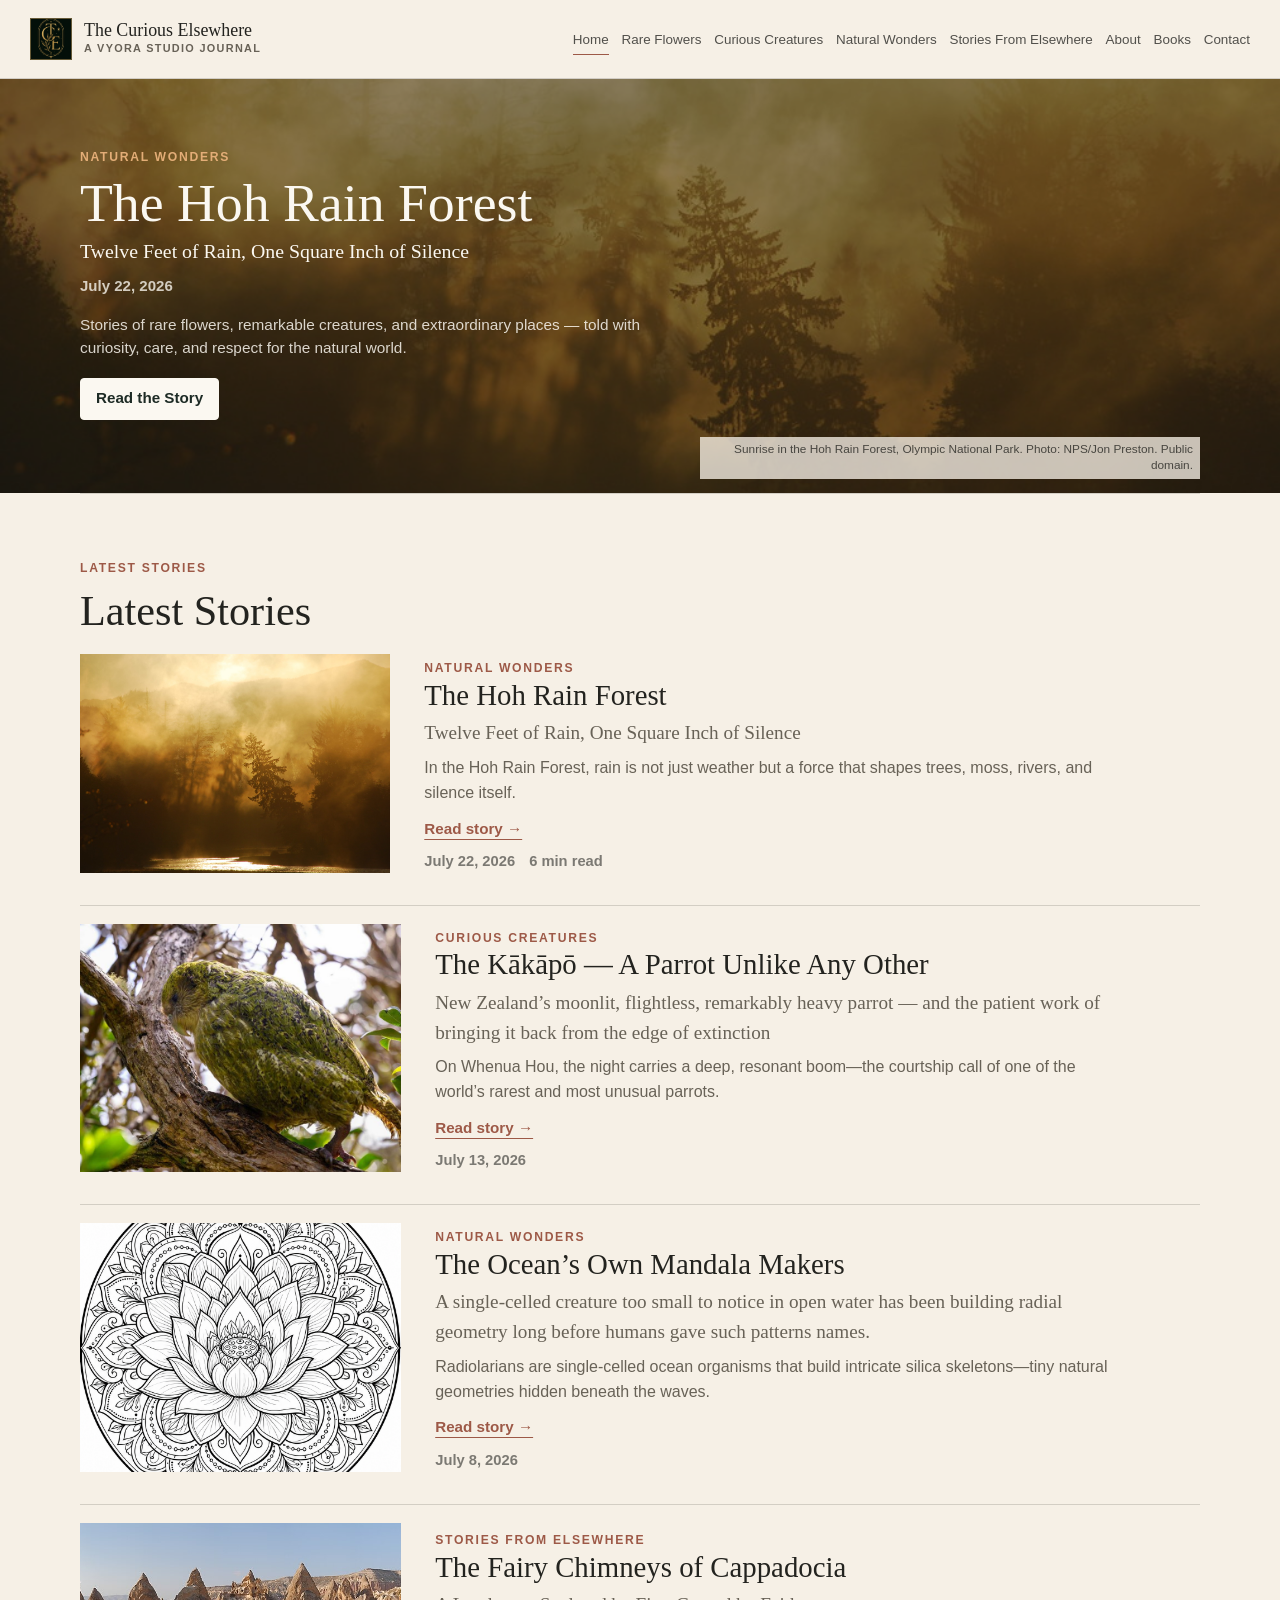
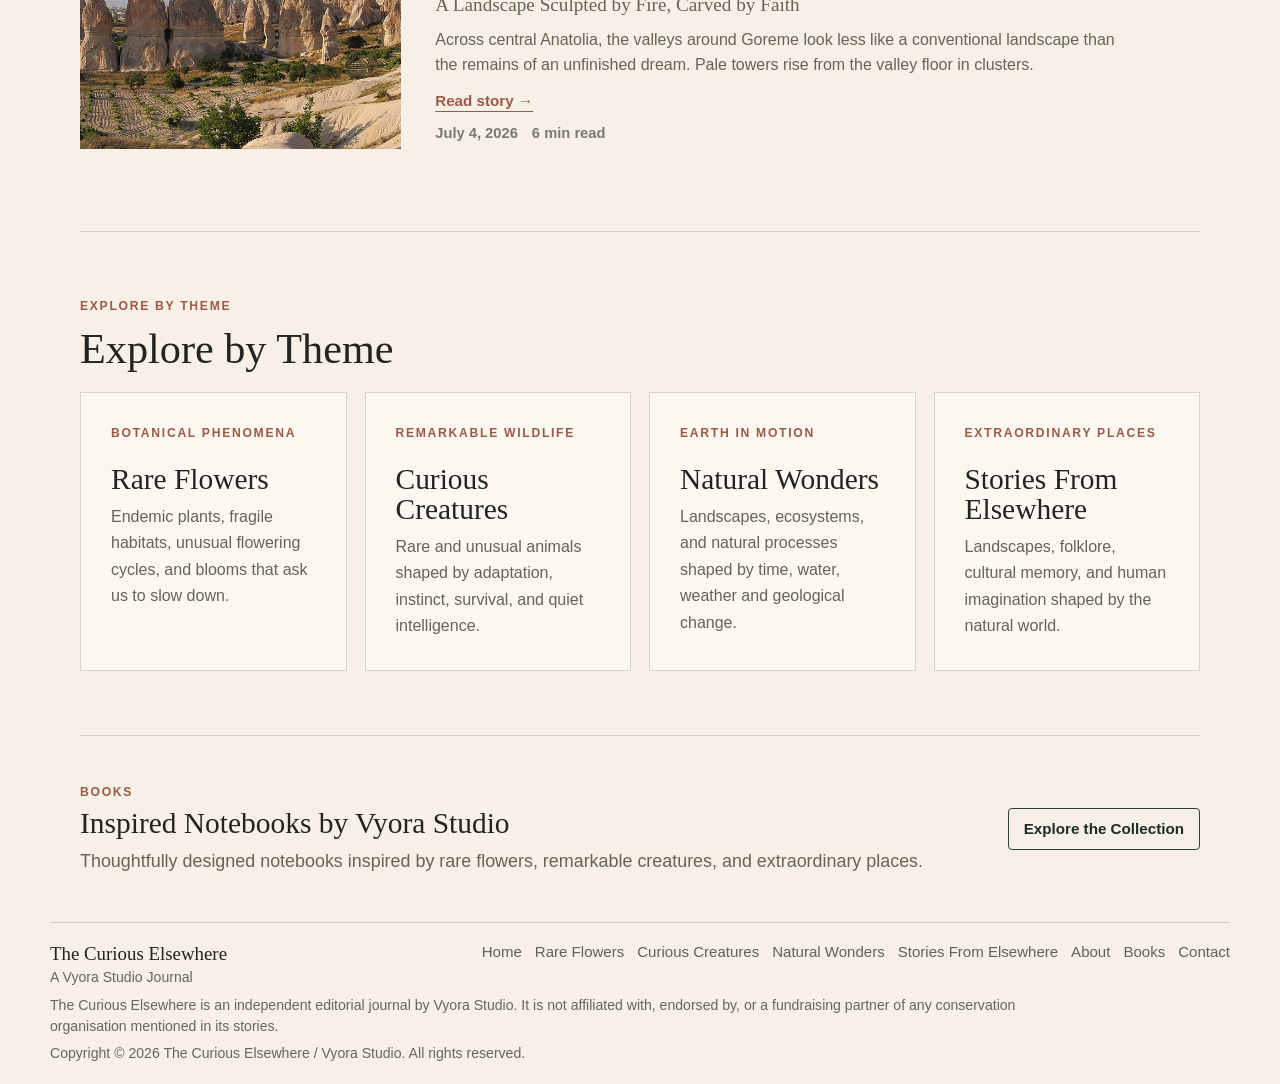
<file: index.html>
<!doctype html>
<html lang="en">
<head>
  <meta charset="utf-8">
  <meta name="viewport" content="width=device-width, initial-scale=1">
  <title>The Curious Elsewhere | A Vyora Studio Journal</title>
  <meta name="description" content="A calm, story-led editorial journal by Vyora Studio, exploring rare flowers, remarkable creatures, and extraordinary places.">
  <meta name="theme-color" content="#283a32">
  <meta property="og:title" content="The Curious Elsewhere | A Vyora Studio Journal">
  <meta property="og:description" content="A calm, story-led editorial journal by Vyora Studio, exploring rare flowers, remarkable creatures, and extraordinary places.">
  <meta property="og:type" content="website">
  <meta property="og:image" content="assets/images/hoh-rain-forest-sunrise.jpg">
  <link rel="icon" href="data:,">
  <link rel="stylesheet" href="assets/styles.css">
  <script type="application/ld+json">{"@context":"https://schema.org","@type":"Blog","name":"The Curious Elsewhere","description":"A calm, story-led editorial journal by Vyora Studio, exploring rare flowers, remarkable creatures, and extraordinary places.","publisher":{"@type":"Organization","name":"Vyora Studio"}}</script>
</head>
<body class="home-page">
  <a class="skip-link" href="#main">Skip to main content</a>
  <header class="site-header">
    <div class="nav-shell">
      <a class="brand" href="index.html" aria-label="The Curious Elsewhere home">
        <span class="brand__seal" aria-hidden="true"><img src="assets/tce-logo.png" alt=""></span>
        <span class="brand__text">
          <strong>The Curious Elsewhere</strong>
          <span>A Vyora Studio Journal</span>
        </span>
      </a>
      <button class="nav-toggle" type="button" aria-expanded="false" aria-controls="site-nav">
        <span></span>
        <span></span>
        <span class="sr-only">Open menu</span>
      </button>
      <nav class="site-nav" id="site-nav" aria-label="Main navigation">
        <a href="index.html" aria-current="page">Home</a><a href="categories/rare-flowers/index.html">Rare Flowers</a><a href="categories/curious-creatures/index.html">Curious Creatures</a><a href="categories/natural-wonders/index.html">Natural Wonders</a><a href="categories/stories-from-elsewhere/index.html">Stories From Elsewhere</a><a href="about/index.html">About</a><a href="books/index.html">Books</a><a href="contact/index.html">Contact</a>
      </nav>
    </div>
  </header>
  <main id="main">

    <section class="home-hero" aria-labelledby="hero-title">
      <img class="home-hero__image" src="assets/images/hoh-rain-forest-sunrise.jpg" alt="Sunrise over the Hoh Rain Forest and Hoh River in Olympic National Park." loading="eager" decoding="async" fetchpriority="high">
      <span class="home-hero__scrim" aria-hidden="true"></span>
      <div class="home-hero__copy">
        <p class="kicker">Natural Wonders</p>
        <h1 id="hero-title">The Hoh Rain Forest</h1>
        <p class="hero-subtitle">Twelve Feet of Rain, One Square Inch of Silence</p>
        <p class="home-hero__date"><time datetime="2026-07-22">July 22, 2026</time></p>
        <p class="hero-intro">Stories of rare flowers, remarkable creatures, and extraordinary places — told with curiosity, care, and respect for the natural world.</p>
        <a class="button" href="articles/the-hoh-rain-forest/index.html">Read the Story</a>
      </div>
      <p class="home-hero__credit">Sunrise in the Hoh Rain Forest, Olympic National Park. Photo: NPS/Jon Preston. Public domain.</p>
    </section>

    <section class="section latest-section" aria-labelledby="latest-title">
      <div class="section-heading">
        <p class="kicker">Latest Stories</p>
        <h2 id="latest-title">Latest Stories</h2>
      </div>
      <div class="latest-list">
        <article class="story-card story-card--large">
  <a class="story-card__link" href="articles/the-hoh-rain-forest/index.html">
    <figure class="story-card__figure">
      <img class="story-card__image" src="assets/images/hoh-rain-forest-sunrise.jpg" alt="Sunrise over the Hoh Rain Forest and Hoh River in Olympic National Park." loading="eager" decoding="async" fetchpriority="high">
    </figure>
    <div class="story-card__copy">
      <span class="kicker">Natural Wonders</span>
      <h3>The Hoh Rain Forest</h3>
      <p class="story-card__subtitle">Twelve Feet of Rain, One Square Inch of Silence</p>
      <p>In the Hoh Rain Forest, rain is not just weather but a force that shapes trees, moss, rivers, and silence itself.</p>
      <span class="story-card__read">Read story &rarr;</span>
      <p class="story-meta">
        <time datetime="2026-07-22">July 22, 2026</time>
        <span>6 min read</span>
      </p>
    </div>
  </a>
</article><article class="story-card">
  <a class="story-card__link" href="articles/the-kakapo-parrot-unlike-any-other/index.html">
    <figure class="story-card__figure">
      <img class="story-card__image" src="assets/images/articles/the-kakapo-parrot-unlike-any-other/kakapo-hero.png" alt="“Boss” the kākāpō." loading="eager" decoding="async" fetchpriority="high">
    </figure>
    <div class="story-card__copy">
      <span class="kicker">Curious Creatures</span>
      <h3>The Kākāpō — A Parrot Unlike Any Other</h3>
      <p class="story-card__subtitle">New Zealand’s moonlit, flightless, remarkably heavy parrot — and the patient work of bringing it back from the edge of extinction</p>
      <p>On Whenua Hou, the night carries a deep, resonant boom—the courtship call of one of the world’s rarest and most unusual parrots.</p>
      <span class="story-card__read">Read story &rarr;</span>
      <p class="story-meta">
        <time datetime="2026-07-13">July 13, 2026</time>
        
      </p>
    </div>
  </a>
</article><article class="story-card">
  <a class="story-card__link" href="articles/the-oceans-own-mandala-makers/index.html">
    <figure class="story-card__figure">
      <img class="story-card__image" src="assets/images/articles/the-oceans-own-mandala-makers/mandala-makers-hero.png" alt="Mandala illustration inspired by microscopic ocean geometry, from Vyora Studio." loading="eager" decoding="async" fetchpriority="high">
    </figure>
    <div class="story-card__copy">
      <span class="kicker">Natural Wonders</span>
      <h3>The Ocean’s Own Mandala Makers</h3>
      <p class="story-card__subtitle">A single-celled creature too small to notice in open water has been building radial geometry long before humans gave such patterns names.</p>
      <p>Radiolarians are single-celled ocean organisms that build intricate silica skeletons—tiny natural geometries hidden beneath the waves.</p>
      <span class="story-card__read">Read story &rarr;</span>
      <p class="story-meta">
        <time datetime="2026-07-08">July 8, 2026</time>
        
      </p>
    </div>
  </a>
</article><article class="story-card">
  <a class="story-card__link" href="articles/the-fairy-chimneys-of-cappadocia/index.html">
    <figure class="story-card__figure">
      <img class="story-card__image" src="assets/images/articles/the-fairy-chimneys-of-cappadocia/cappadocia-hero.jpg" alt="Fairy chimneys near Goreme, Cappadocia." loading="eager" decoding="async" fetchpriority="high">
    </figure>
    <div class="story-card__copy">
      <span class="kicker">Stories From Elsewhere</span>
      <h3>The Fairy Chimneys of Cappadocia</h3>
      <p class="story-card__subtitle">A Landscape Sculpted by Fire, Carved by Faith</p>
      <p>Across central Anatolia, the valleys around Goreme look less like a conventional landscape than the remains of an unfinished dream. Pale towers rise from the valley floor in clusters.</p>
      <span class="story-card__read">Read story &rarr;</span>
      <p class="story-meta">
        <time datetime="2026-07-04">July 4, 2026</time>
        <span>6 min read</span>
      </p>
    </div>
  </a>
</article>
      </div>
    </section>

    <section class="section theme-section" aria-labelledby="themes-title">
      <div class="section-heading">
        <p class="kicker">Explore by Theme</p>
        <h2 id="themes-title">Explore by Theme</h2>
      </div>
      <div class="category-grid">
        <a class="category-card" href="categories/rare-flowers/index.html">
  <span class="kicker">Botanical phenomena</span>
  <strong>Rare Flowers</strong>
  <span>Endemic plants, fragile habitats, unusual flowering cycles, and blooms that ask us to slow down.</span>
</a><a class="category-card" href="categories/curious-creatures/index.html">
  <span class="kicker">Remarkable wildlife</span>
  <strong>Curious Creatures</strong>
  <span>Rare and unusual animals shaped by adaptation, instinct, survival, and quiet intelligence.</span>
</a><a class="category-card" href="categories/natural-wonders/index.html">
  <span class="kicker">Earth in motion</span>
  <strong>Natural Wonders</strong>
  <span>Landscapes, ecosystems, and natural processes shaped by time, water, weather and geological change.</span>
</a><a class="category-card" href="categories/stories-from-elsewhere/index.html">
  <span class="kicker">Extraordinary places</span>
  <strong>Stories From Elsewhere</strong>
  <span>Landscapes, folklore, cultural memory, and human imagination shaped by the natural world.</span>
</a>
      </div>
    </section>

    <section class="section books-band" aria-labelledby="books-title">
      <div>
        <p class="kicker">Books</p>
        <h2 id="books-title">Inspired Notebooks by Vyora Studio</h2>
        <p>Thoughtfully designed notebooks inspired by rare flowers, remarkable creatures, and extraordinary places.</p>
      </div>
      <a class="button button--quiet" href="books/index.html">Explore the Collection</a>
    </section>
  </main>
  <footer class="site-footer">
    <div class="footer-grid">
      <div>
        <p class="footer-brand">The Curious Elsewhere</p>
        <p class="footer-subtitle">A Vyora Studio Journal</p>
      </div>
      <nav aria-label="Footer navigation">
        <a href="index.html" aria-current="page">Home</a><a href="categories/rare-flowers/index.html">Rare Flowers</a><a href="categories/curious-creatures/index.html">Curious Creatures</a><a href="categories/natural-wonders/index.html">Natural Wonders</a><a href="categories/stories-from-elsewhere/index.html">Stories From Elsewhere</a><a href="about/index.html">About</a><a href="books/index.html">Books</a><a href="contact/index.html">Contact</a>
      </nav>
      <p class="footer-disclaimer">The Curious Elsewhere is an independent editorial journal by Vyora Studio. It is not affiliated with, endorsed by, or a fundraising partner of any conservation organisation mentioned in its stories.</p>
      <p class="footer-note">Copyright &copy; 2026 The Curious Elsewhere / Vyora Studio. All rights reserved.</p>
    </div>
  </footer>
  <script src="assets/main.js" defer></script>
</body>
</html>
</file>
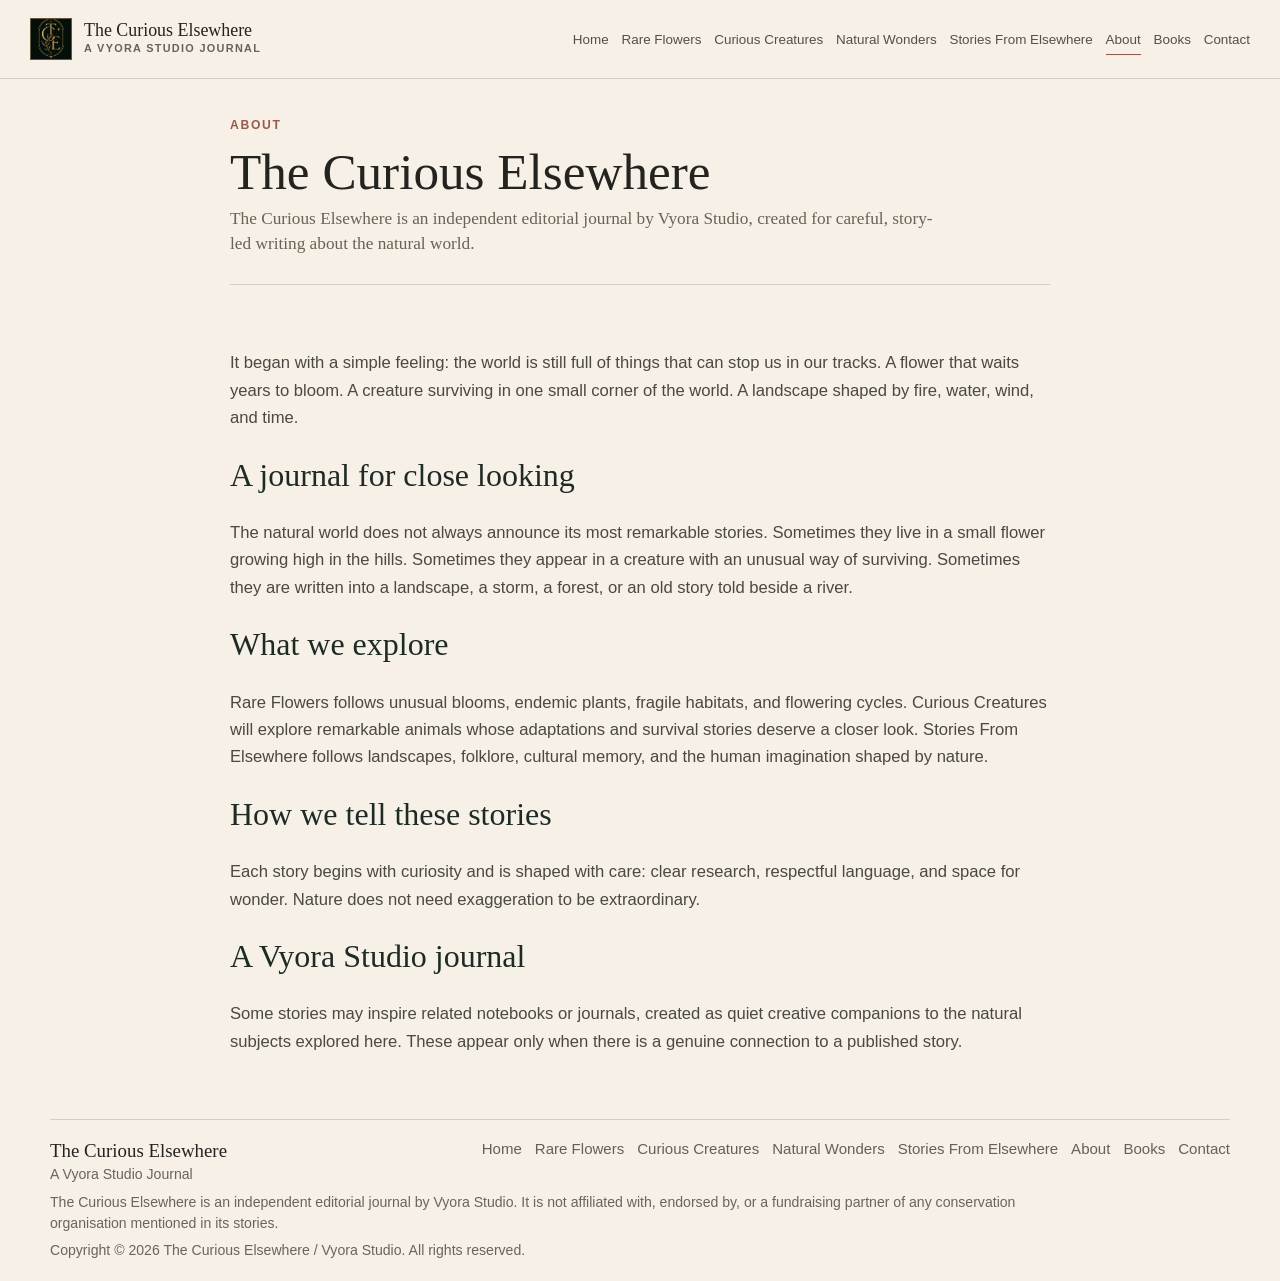
<file: about/index.html>
<!doctype html>
<html lang="en">
<head>
  <meta charset="utf-8">
  <meta name="viewport" content="width=device-width, initial-scale=1">
  <title>About | The Curious Elsewhere</title>
  <meta name="description" content="Learn about The Curious Elsewhere, a Vyora Studio editorial journal for rare flowers, remarkable creatures, and extraordinary places.">
  <meta name="theme-color" content="#283a32">
  <meta property="og:title" content="About | The Curious Elsewhere">
  <meta property="og:description" content="Learn about The Curious Elsewhere, a Vyora Studio editorial journal for rare flowers, remarkable creatures, and extraordinary places.">
  <meta property="og:type" content="website">
  <meta property="og:image" content="../assets/tce-logo.png">
  <link rel="icon" href="data:,">
  <link rel="stylesheet" href="../assets/styles.css">
  
</head>
<body class="about-page">
  <a class="skip-link" href="#main">Skip to main content</a>
  <header class="site-header">
    <div class="nav-shell">
      <a class="brand" href="../index.html" aria-label="The Curious Elsewhere home">
        <span class="brand__seal" aria-hidden="true"><img src="../assets/tce-logo.png" alt=""></span>
        <span class="brand__text">
          <strong>The Curious Elsewhere</strong>
          <span>A Vyora Studio Journal</span>
        </span>
      </a>
      <button class="nav-toggle" type="button" aria-expanded="false" aria-controls="site-nav">
        <span></span>
        <span></span>
        <span class="sr-only">Open menu</span>
      </button>
      <nav class="site-nav" id="site-nav" aria-label="Main navigation">
        <a href="../index.html">Home</a><a href="../categories/rare-flowers/index.html">Rare Flowers</a><a href="../categories/curious-creatures/index.html">Curious Creatures</a><a href="../categories/natural-wonders/index.html">Natural Wonders</a><a href="../categories/stories-from-elsewhere/index.html">Stories From Elsewhere</a><a href="../about/index.html" aria-current="page">About</a><a href="../books/index.html">Books</a><a href="../contact/index.html">Contact</a>
      </nav>
    </div>
  </header>
  <main id="main">

    <section class="page-hero narrow-hero" aria-labelledby="about-title">
      <p class="kicker">About</p>
      <h1 id="about-title">The Curious Elsewhere</h1>
      <p>The Curious Elsewhere is an independent editorial journal by Vyora Studio, created for careful, story-led writing about the natural world.</p>
    </section>

    <section class="section prose-page" aria-label="About The Curious Elsewhere">
      <p>It began with a simple feeling: the world is still full of things that can stop us in our tracks. A flower that waits years to bloom. A creature surviving in one small corner of the world. A landscape shaped by fire, water, wind, and time.</p>
      <h2>A journal for close looking</h2>
      <p>The natural world does not always announce its most remarkable stories. Sometimes they live in a small flower growing high in the hills. Sometimes they appear in a creature with an unusual way of surviving. Sometimes they are written into a landscape, a storm, a forest, or an old story told beside a river.</p>
      <h2>What we explore</h2>
      <p>Rare Flowers follows unusual blooms, endemic plants, fragile habitats, and flowering cycles. Curious Creatures will explore remarkable animals whose adaptations and survival stories deserve a closer look. Stories From Elsewhere follows landscapes, folklore, cultural memory, and the human imagination shaped by nature.</p>
      <h2>How we tell these stories</h2>
      <p>Each story begins with curiosity and is shaped with care: clear research, respectful language, and space for wonder. Nature does not need exaggeration to be extraordinary.</p>
      <h2>A Vyora Studio journal</h2>
      <p>Some stories may inspire related notebooks or journals, created as quiet creative companions to the natural subjects explored here. These appear only when there is a genuine connection to a published story.</p>
    </section>
  </main>
  <footer class="site-footer">
    <div class="footer-grid">
      <div>
        <p class="footer-brand">The Curious Elsewhere</p>
        <p class="footer-subtitle">A Vyora Studio Journal</p>
      </div>
      <nav aria-label="Footer navigation">
        <a href="../index.html">Home</a><a href="../categories/rare-flowers/index.html">Rare Flowers</a><a href="../categories/curious-creatures/index.html">Curious Creatures</a><a href="../categories/natural-wonders/index.html">Natural Wonders</a><a href="../categories/stories-from-elsewhere/index.html">Stories From Elsewhere</a><a href="../about/index.html" aria-current="page">About</a><a href="../books/index.html">Books</a><a href="../contact/index.html">Contact</a>
      </nav>
      <p class="footer-disclaimer">The Curious Elsewhere is an independent editorial journal by Vyora Studio. It is not affiliated with, endorsed by, or a fundraising partner of any conservation organisation mentioned in its stories.</p>
      <p class="footer-note">Copyright &copy; 2026 The Curious Elsewhere / Vyora Studio. All rights reserved.</p>
    </div>
  </footer>
  <script src="../assets/main.js" defer></script>
</body>
</html>
</file>
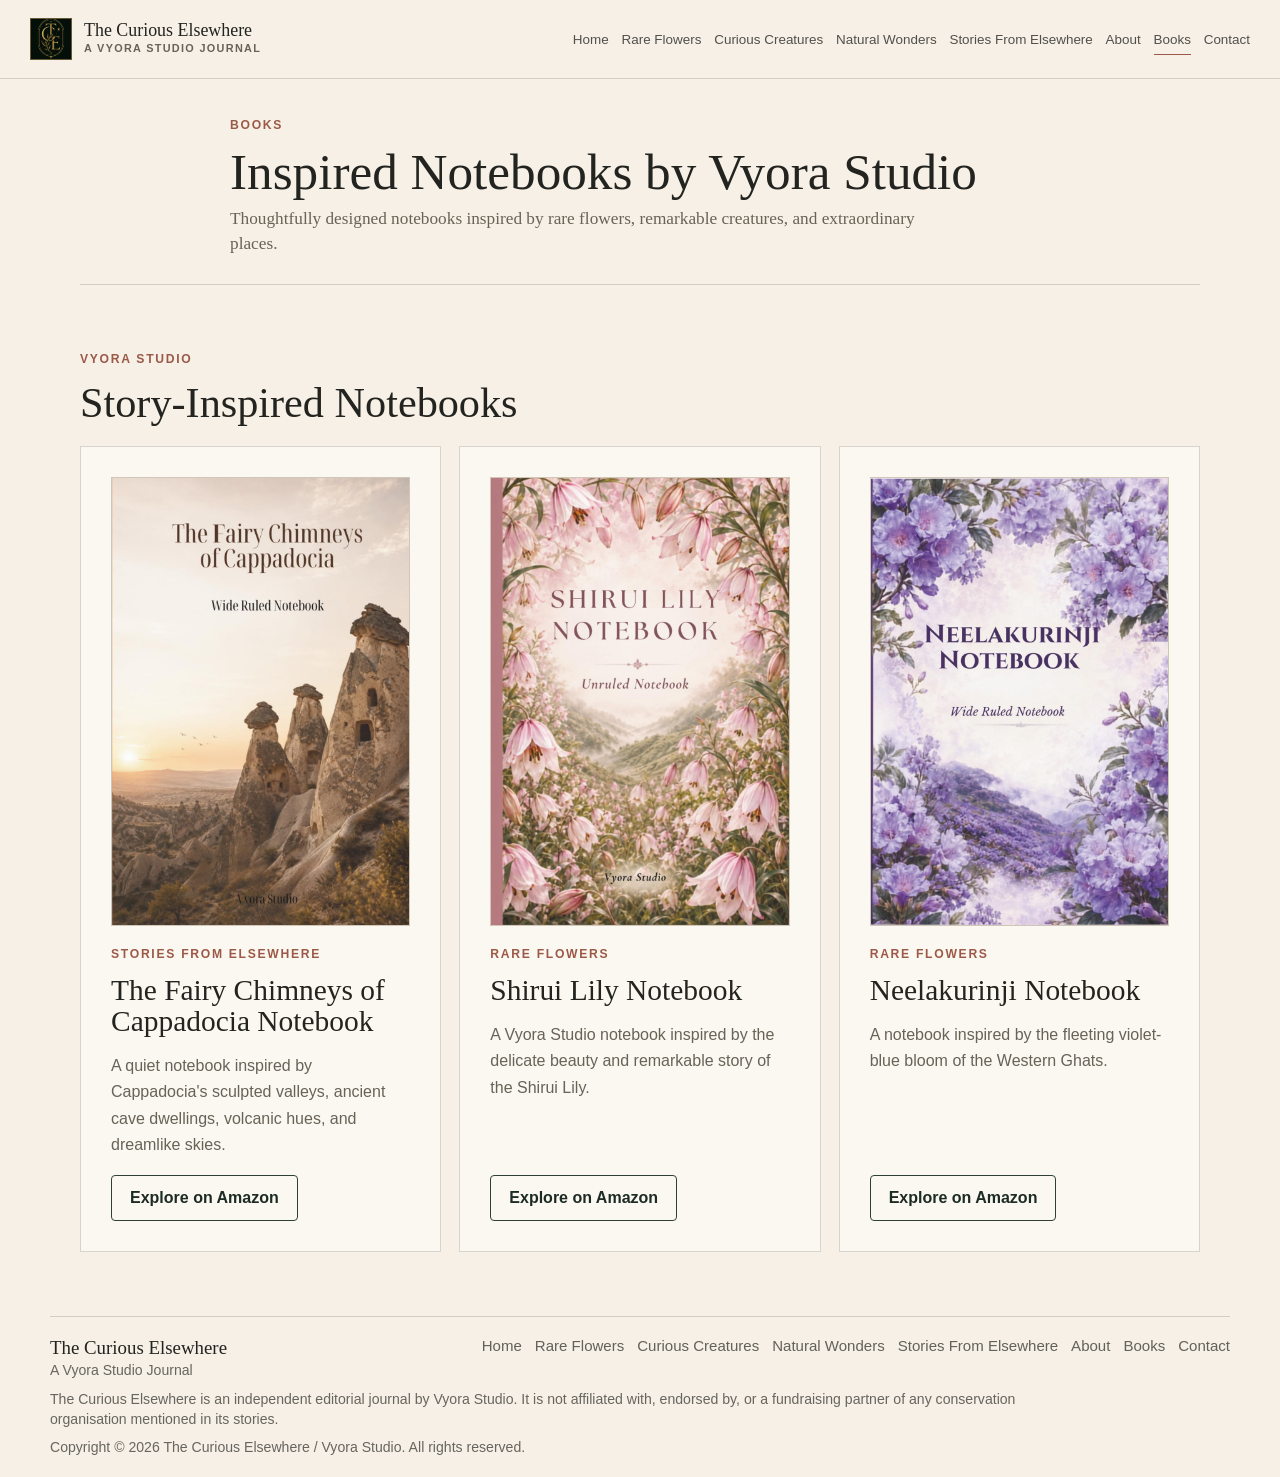
<file: books/index.html>
<!doctype html>
<html lang="en">
<head>
  <meta charset="utf-8">
  <meta name="viewport" content="width=device-width, initial-scale=1">
  <title>Books | The Curious Elsewhere</title>
  <meta name="description" content="Inspired notebooks by Vyora Studio, connected to real stories from The Curious Elsewhere.">
  <meta name="theme-color" content="#283a32">
  <meta property="og:title" content="Books | The Curious Elsewhere">
  <meta property="og:description" content="Inspired notebooks by Vyora Studio, connected to real stories from The Curious Elsewhere.">
  <meta property="og:type" content="website">
  <meta property="og:image" content="../assets/tce-logo.png">
  <link rel="icon" href="data:,">
  <link rel="stylesheet" href="../assets/styles.css">
  
</head>
<body class="books-page">
  <a class="skip-link" href="#main">Skip to main content</a>
  <header class="site-header">
    <div class="nav-shell">
      <a class="brand" href="../index.html" aria-label="The Curious Elsewhere home">
        <span class="brand__seal" aria-hidden="true"><img src="../assets/tce-logo.png" alt=""></span>
        <span class="brand__text">
          <strong>The Curious Elsewhere</strong>
          <span>A Vyora Studio Journal</span>
        </span>
      </a>
      <button class="nav-toggle" type="button" aria-expanded="false" aria-controls="site-nav">
        <span></span>
        <span></span>
        <span class="sr-only">Open menu</span>
      </button>
      <nav class="site-nav" id="site-nav" aria-label="Main navigation">
        <a href="../index.html">Home</a><a href="../categories/rare-flowers/index.html">Rare Flowers</a><a href="../categories/curious-creatures/index.html">Curious Creatures</a><a href="../categories/natural-wonders/index.html">Natural Wonders</a><a href="../categories/stories-from-elsewhere/index.html">Stories From Elsewhere</a><a href="../about/index.html">About</a><a href="../books/index.html" aria-current="page">Books</a><a href="../contact/index.html">Contact</a>
      </nav>
    </div>
  </header>
  <main id="main">

    <section class="page-hero narrow-hero" aria-labelledby="books-page-title">
      <p class="kicker">Books</p>
      <h1 id="books-page-title">Inspired Notebooks by Vyora Studio</h1>
      <p>Thoughtfully designed notebooks inspired by rare flowers, remarkable creatures, and extraordinary places.</p>
    </section>

    <section class="section notebook-archive" aria-labelledby="notebooks-title">
      <div class="section-heading">
        <p class="kicker">Vyora Studio</p>
        <h2 id="notebooks-title">Story-Inspired Notebooks</h2>
      </div>
      <div class="notebook-grid">
        <article class="notebook-card">
          <figure class="notebook-card__figure">
            <img class="notebook-card__image" src="../assets/images/notebook-cappadocia.jpg" alt="Cover of The Fairy Chimneys of Cappadocia Notebook by Vyora Studio." loading="eager" decoding="async" fetchpriority="high">
          </figure>
          <p class="kicker">Stories From Elsewhere</p>
          <h3>The Fairy Chimneys of Cappadocia Notebook</h3>
          <p>A quiet notebook inspired by Cappadocia&#39;s sculpted valleys, ancient cave dwellings, volcanic hues, and dreamlike skies.</p>
          <a class="button button--quiet" href="https://www.amazon.com/dp/B0H7HS81DB" target="_blank" rel="noopener noreferrer">Explore on Amazon</a>
        </article><article class="notebook-card">
          <figure class="notebook-card__figure">
            <img class="notebook-card__image" src="../assets/images/notebook-shirui-lily.jpg" alt="Cover of the Shirui Lily Notebook by Vyora Studio." loading="eager" decoding="async" fetchpriority="high">
          </figure>
          <p class="kicker">Rare Flowers</p>
          <h3>Shirui Lily Notebook</h3>
          <p>A Vyora Studio notebook inspired by the delicate beauty and remarkable story of the Shirui Lily.</p>
          <a class="button button--quiet" href="https://www.amazon.com/dp/B0H7JVJ914" target="_blank" rel="noopener noreferrer">Explore on Amazon</a>
        </article><article class="notebook-card">
          <figure class="notebook-card__figure">
            <img class="notebook-card__image" src="../assets/images/notebook-neelakurinji.jpg" alt="Cover of the Neelakurinji Notebook by Vyora Studio." loading="eager" decoding="async" fetchpriority="high">
          </figure>
          <p class="kicker">Rare Flowers</p>
          <h3>Neelakurinji Notebook</h3>
          <p>A notebook inspired by the fleeting violet-blue bloom of the Western Ghats.</p>
          <a class="button button--quiet" href="https://www.amazon.com/dp/B0H627L2Q9" target="_blank" rel="noopener noreferrer">Explore on Amazon</a>
        </article>
      </div>
    </section>
  </main>
  <footer class="site-footer">
    <div class="footer-grid">
      <div>
        <p class="footer-brand">The Curious Elsewhere</p>
        <p class="footer-subtitle">A Vyora Studio Journal</p>
      </div>
      <nav aria-label="Footer navigation">
        <a href="../index.html">Home</a><a href="../categories/rare-flowers/index.html">Rare Flowers</a><a href="../categories/curious-creatures/index.html">Curious Creatures</a><a href="../categories/natural-wonders/index.html">Natural Wonders</a><a href="../categories/stories-from-elsewhere/index.html">Stories From Elsewhere</a><a href="../about/index.html">About</a><a href="../books/index.html" aria-current="page">Books</a><a href="../contact/index.html">Contact</a>
      </nav>
      <p class="footer-disclaimer">The Curious Elsewhere is an independent editorial journal by Vyora Studio. It is not affiliated with, endorsed by, or a fundraising partner of any conservation organisation mentioned in its stories.</p>
      <p class="footer-note">Copyright &copy; 2026 The Curious Elsewhere / Vyora Studio. All rights reserved.</p>
    </div>
  </footer>
  <script src="../assets/main.js" defer></script>
</body>
</html>
</file>
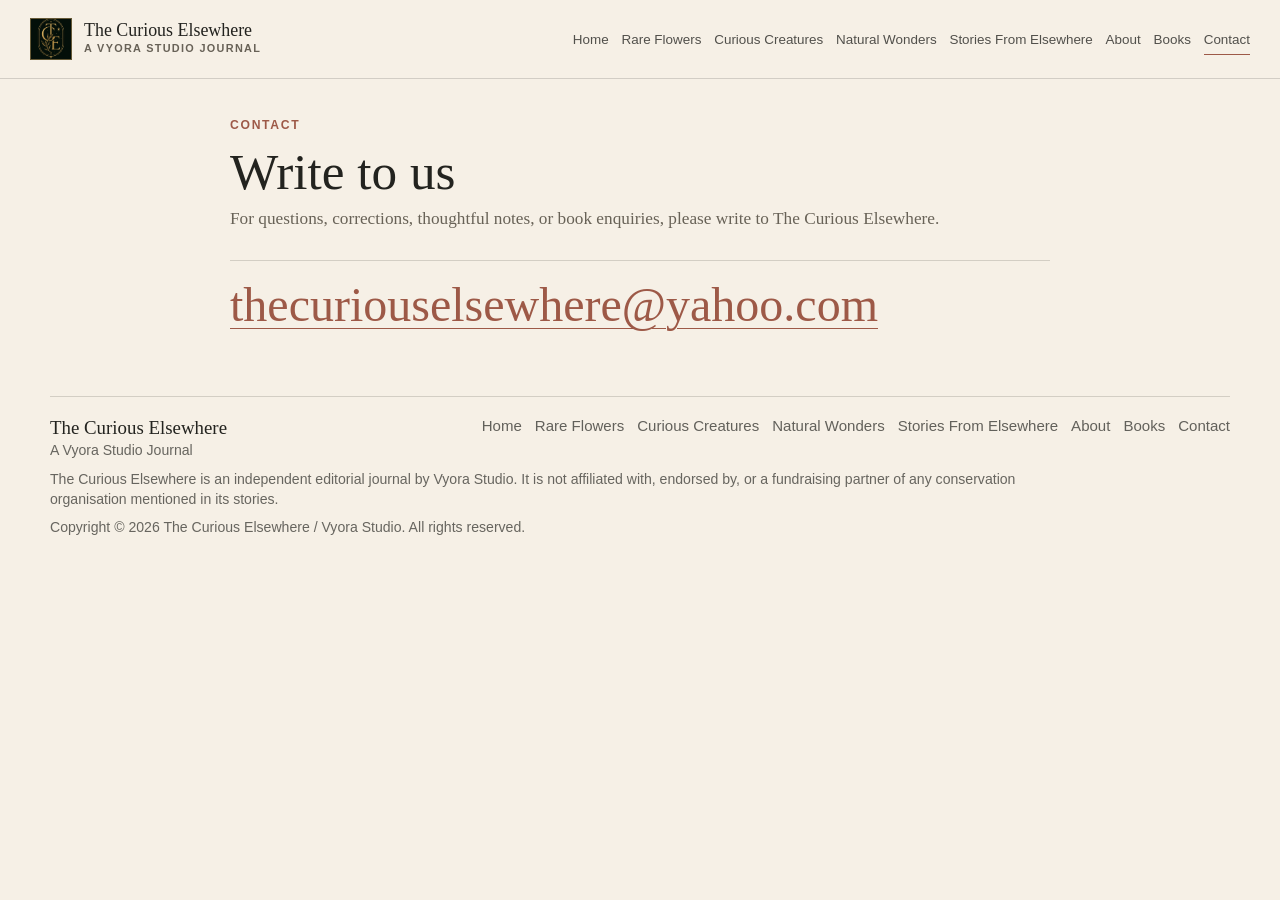
<file: contact/index.html>
<!doctype html>
<html lang="en">
<head>
  <meta charset="utf-8">
  <meta name="viewport" content="width=device-width, initial-scale=1">
  <title>Contact | The Curious Elsewhere</title>
  <meta name="description" content="Contact The Curious Elsewhere for questions, corrections, thoughtful notes, or book enquiries.">
  <meta name="theme-color" content="#283a32">
  <meta property="og:title" content="Contact | The Curious Elsewhere">
  <meta property="og:description" content="Contact The Curious Elsewhere for questions, corrections, thoughtful notes, or book enquiries.">
  <meta property="og:type" content="website">
  <meta property="og:image" content="../assets/tce-logo.png">
  <link rel="icon" href="data:,">
  <link rel="stylesheet" href="../assets/styles.css">
  
</head>
<body class="contact-page">
  <a class="skip-link" href="#main">Skip to main content</a>
  <header class="site-header">
    <div class="nav-shell">
      <a class="brand" href="../index.html" aria-label="The Curious Elsewhere home">
        <span class="brand__seal" aria-hidden="true"><img src="../assets/tce-logo.png" alt=""></span>
        <span class="brand__text">
          <strong>The Curious Elsewhere</strong>
          <span>A Vyora Studio Journal</span>
        </span>
      </a>
      <button class="nav-toggle" type="button" aria-expanded="false" aria-controls="site-nav">
        <span></span>
        <span></span>
        <span class="sr-only">Open menu</span>
      </button>
      <nav class="site-nav" id="site-nav" aria-label="Main navigation">
        <a href="../index.html">Home</a><a href="../categories/rare-flowers/index.html">Rare Flowers</a><a href="../categories/curious-creatures/index.html">Curious Creatures</a><a href="../categories/natural-wonders/index.html">Natural Wonders</a><a href="../categories/stories-from-elsewhere/index.html">Stories From Elsewhere</a><a href="../about/index.html">About</a><a href="../books/index.html">Books</a><a href="../contact/index.html" aria-current="page">Contact</a>
      </nav>
    </div>
  </header>
  <main id="main">

    <section class="page-hero narrow-hero" aria-labelledby="contact-title">
      <p class="kicker">Contact</p>
      <h1 id="contact-title">Write to us</h1>
      <p>For questions, corrections, thoughtful notes, or book enquiries, please write to The Curious Elsewhere.</p>
    </section>

    <section class="section contact-note" aria-label="Contact details">
      <a class="contact-email" href="mailto:thecuriouselsewhere@yahoo.com">thecuriouselsewhere@yahoo.com</a>
    </section>
  </main>
  <footer class="site-footer">
    <div class="footer-grid">
      <div>
        <p class="footer-brand">The Curious Elsewhere</p>
        <p class="footer-subtitle">A Vyora Studio Journal</p>
      </div>
      <nav aria-label="Footer navigation">
        <a href="../index.html">Home</a><a href="../categories/rare-flowers/index.html">Rare Flowers</a><a href="../categories/curious-creatures/index.html">Curious Creatures</a><a href="../categories/natural-wonders/index.html">Natural Wonders</a><a href="../categories/stories-from-elsewhere/index.html">Stories From Elsewhere</a><a href="../about/index.html">About</a><a href="../books/index.html">Books</a><a href="../contact/index.html" aria-current="page">Contact</a>
      </nav>
      <p class="footer-disclaimer">The Curious Elsewhere is an independent editorial journal by Vyora Studio. It is not affiliated with, endorsed by, or a fundraising partner of any conservation organisation mentioned in its stories.</p>
      <p class="footer-note">Copyright &copy; 2026 The Curious Elsewhere / Vyora Studio. All rights reserved.</p>
    </div>
  </footer>
  <script src="../assets/main.js" defer></script>
</body>
</html>
</file>
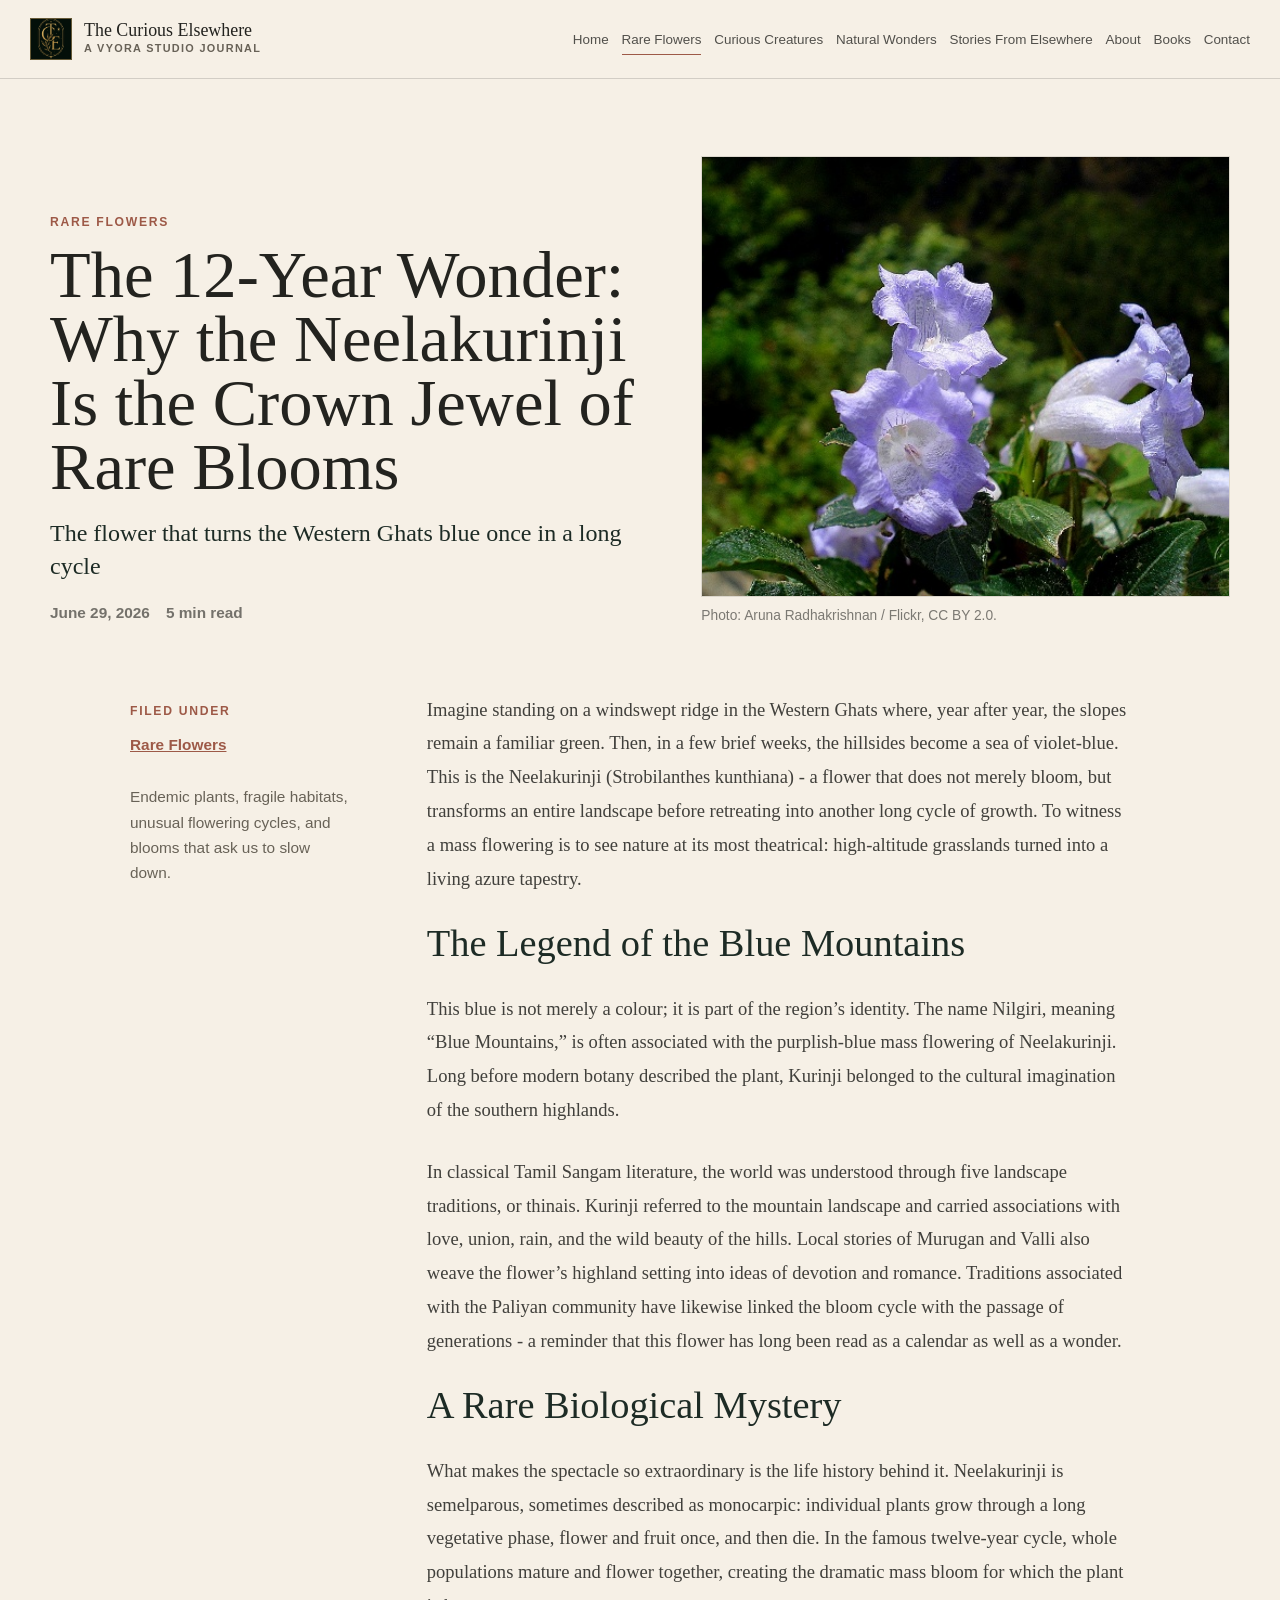
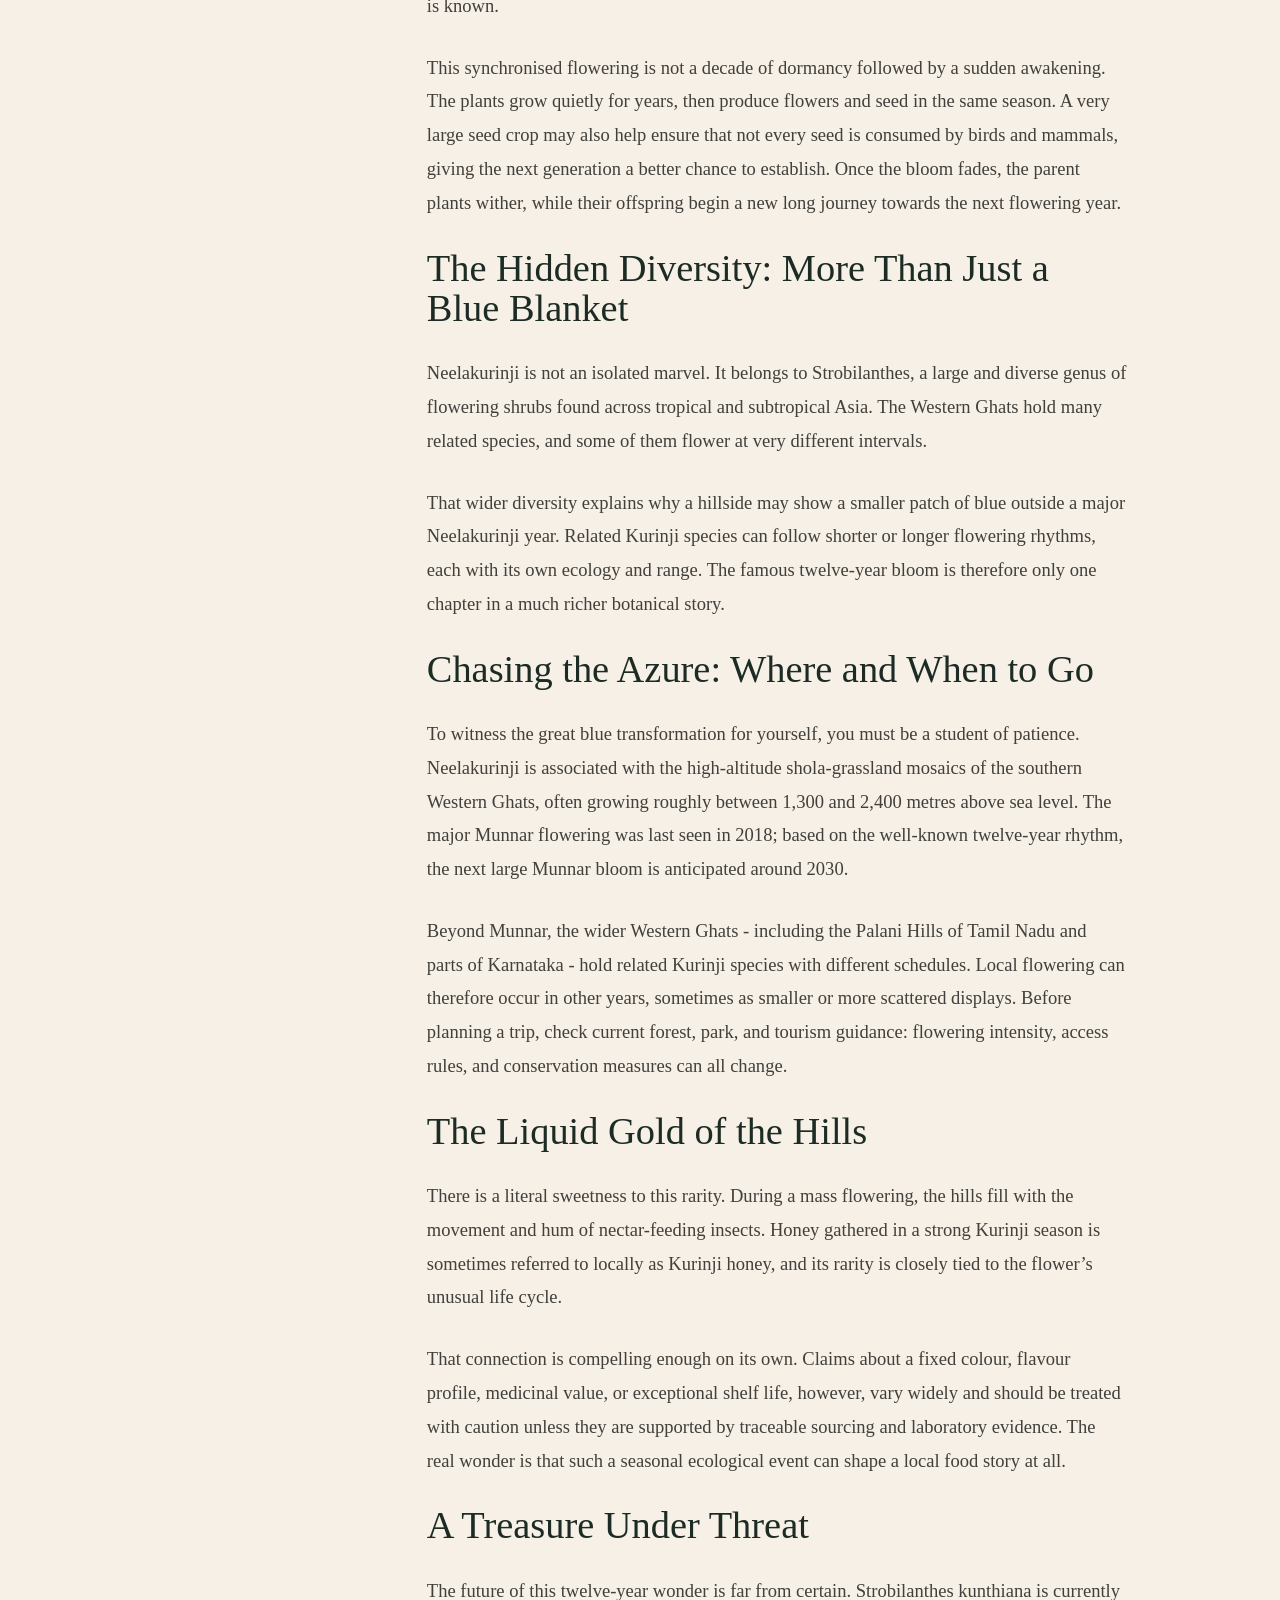
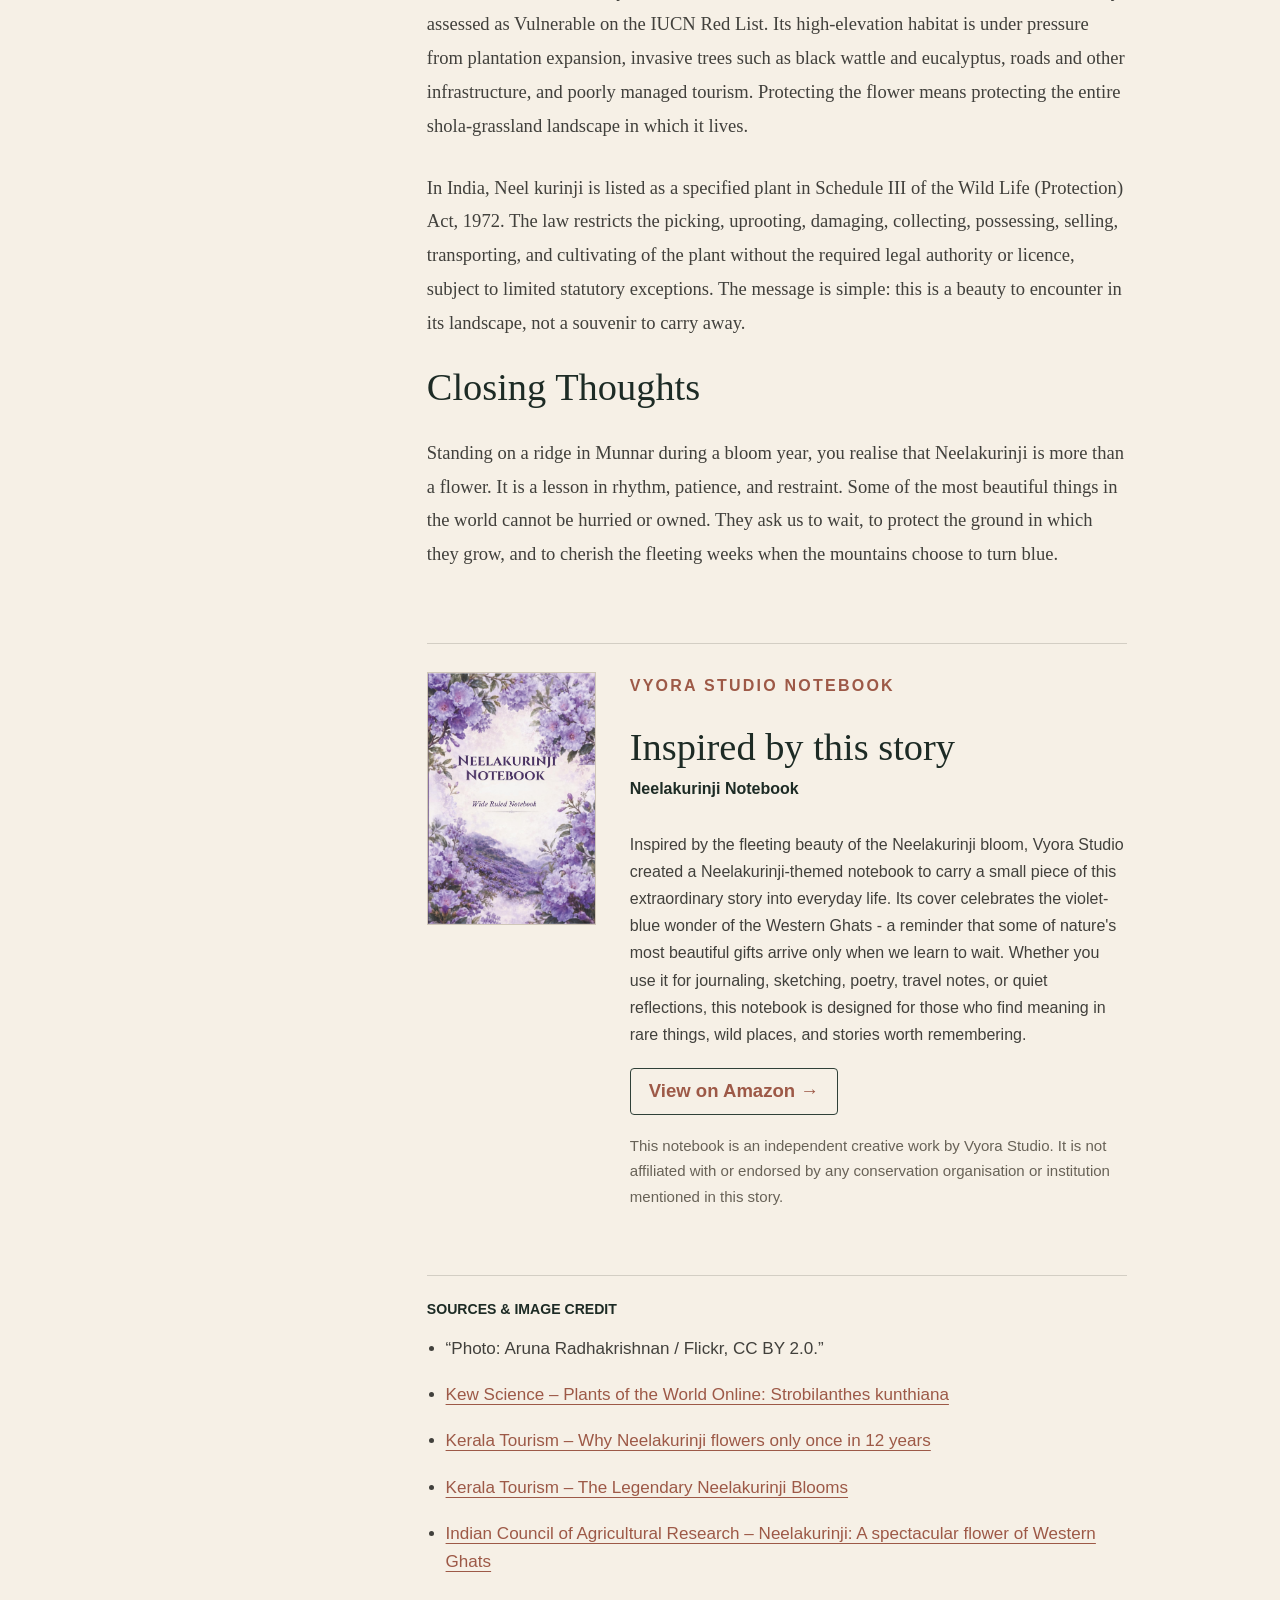
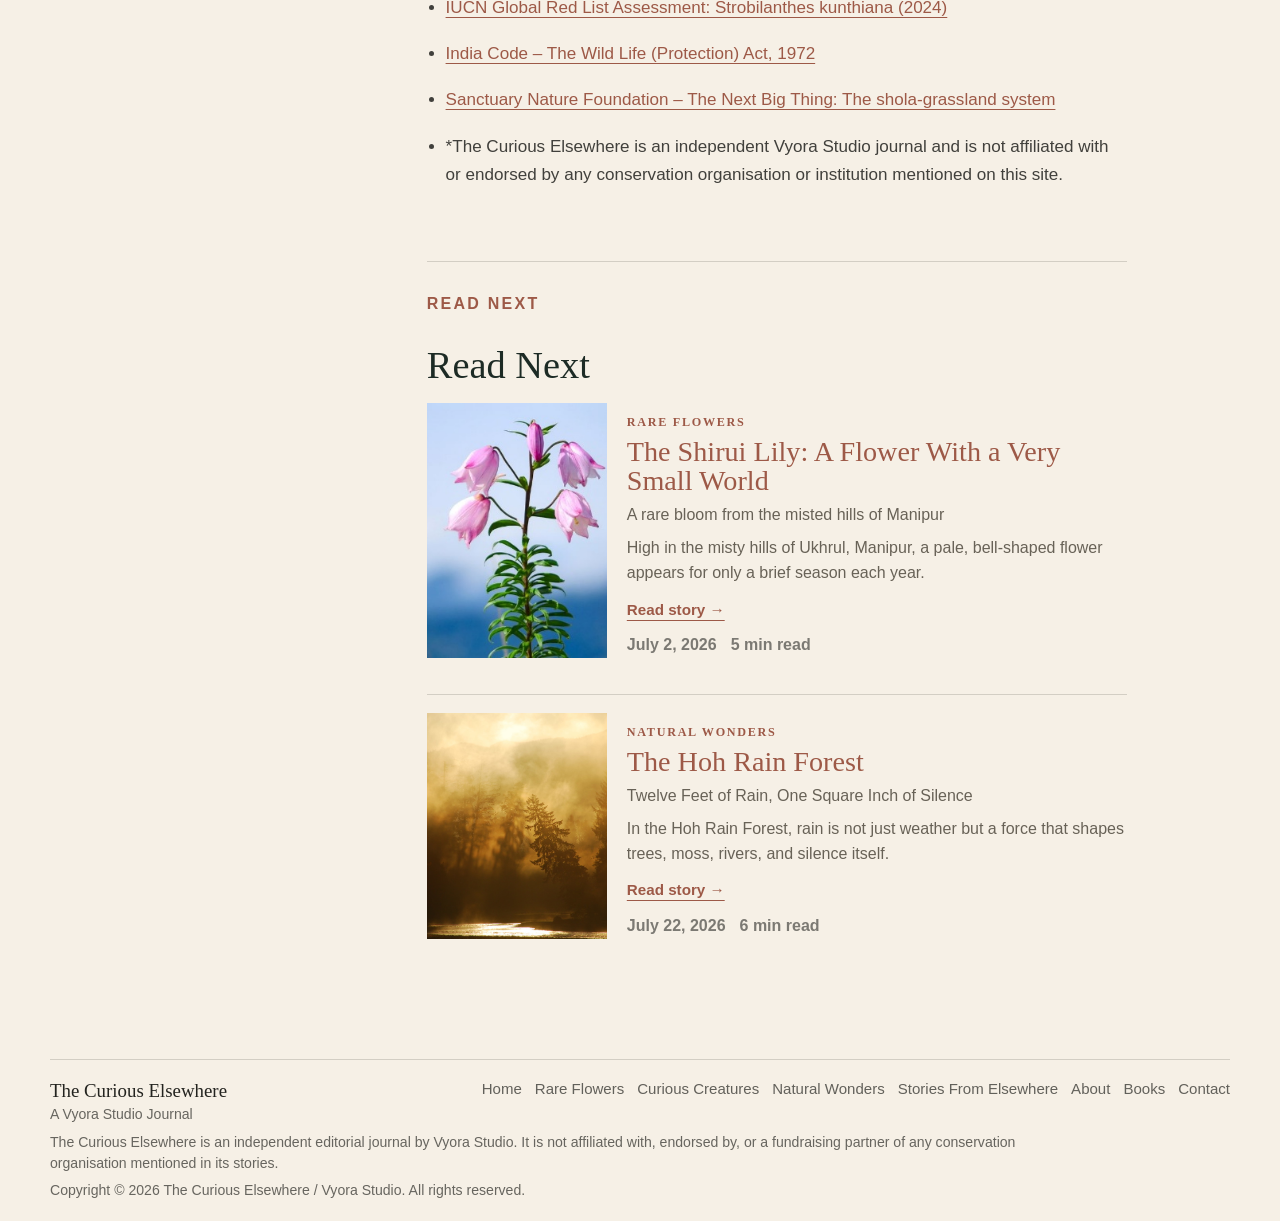
<file: articles/the-12-year-wonder-neelakurinji/index.html>
<!doctype html>
<html lang="en">
<head>
  <meta charset="utf-8">
  <meta name="viewport" content="width=device-width, initial-scale=1">
  <title>The 12-Year Wonder: Why the Neelakurinji Is the Crown Jewel of Rare Blooms | The Curious Elsewhere</title>
  <meta name="description" content="Imagine standing on a windswept ridge in the Western Ghats where, year after year, the slopes remain a familiar green. Then, in a few brief weeks, the hillsides become a sea of violet-blue.">
  <meta name="theme-color" content="#283a32">
  <meta property="og:title" content="The 12-Year Wonder: Why the Neelakurinji Is the Crown Jewel of Rare Blooms | The Curious Elsewhere">
  <meta property="og:description" content="Imagine standing on a windswept ridge in the Western Ghats where, year after year, the slopes remain a familiar green. Then, in a few brief weeks, the hillsides become a sea of violet-blue.">
  <meta property="og:type" content="website">
  <meta property="og:image" content="../../assets/images/articles/the-12-year-wonder-neelakurinji/neelakurinji-hero.jpeg">
  <link rel="icon" href="data:,">
  <link rel="stylesheet" href="../../assets/styles.css">
  <script type="application/ld+json">{"@context":"https://schema.org","@type":"Article","headline":"The 12-Year Wonder: Why the Neelakurinji Is the Crown Jewel of Rare Blooms","description":"Imagine standing on a windswept ridge in the Western Ghats where, year after year, the slopes remain a familiar green. Then, in a few brief weeks, the hillsides become a sea of violet-blue.","datePublished":"2026-06-29","author":{"@type":"Organization","name":"Vyora Studio"},"publisher":{"@type":"Organization","name":"Vyora Studio"},"articleSection":"Rare Flowers"}</script>
</head>
<body class="article-page">
  <a class="skip-link" href="#main">Skip to main content</a>
  <header class="site-header">
    <div class="nav-shell">
      <a class="brand" href="../../index.html" aria-label="The Curious Elsewhere home">
        <span class="brand__seal" aria-hidden="true"><img src="../../assets/tce-logo.png" alt=""></span>
        <span class="brand__text">
          <strong>The Curious Elsewhere</strong>
          <span>A Vyora Studio Journal</span>
        </span>
      </a>
      <button class="nav-toggle" type="button" aria-expanded="false" aria-controls="site-nav">
        <span></span>
        <span></span>
        <span class="sr-only">Open menu</span>
      </button>
      <nav class="site-nav" id="site-nav" aria-label="Main navigation">
        <a href="../../index.html">Home</a><a href="../../categories/rare-flowers/index.html" aria-current="page">Rare Flowers</a><a href="../../categories/curious-creatures/index.html">Curious Creatures</a><a href="../../categories/natural-wonders/index.html">Natural Wonders</a><a href="../../categories/stories-from-elsewhere/index.html">Stories From Elsewhere</a><a href="../../about/index.html">About</a><a href="../../books/index.html">Books</a><a href="../../contact/index.html">Contact</a>
      </nav>
    </div>
  </header>
  <main id="main">

    <article class="article">
      <header class="article-hero">
        <div class="article-hero__copy">
          <a class="kicker kicker-link" href="../../categories/rare-flowers/index.html">Rare Flowers</a>
          <h1>The 12-Year Wonder: Why the Neelakurinji Is the Crown Jewel of Rare Blooms</h1>
          <p class="article-deck">The flower that turns the Western Ghats blue once in a long cycle</p>
          <div class="article-meta">
            <time datetime="2026-06-29">June 29, 2026</time>
            <span>5 min read</span>
          </div>
        </div>
        <figure class="article-hero__media">
          <img class="article-hero__image" src="../../assets/images/articles/the-12-year-wonder-neelakurinji/neelakurinji-hero.jpeg" alt="A hillside scene associated with the violet-blue Neelakurinji bloom." loading="eager" decoding="async" fetchpriority="high">
          <figcaption>Photo: Aruna Radhakrishnan / Flickr, CC BY 2.0.</figcaption>
        </figure>
      </header>

      <div class="article-layout">
        <aside class="article-aside" aria-label="Article context">
          <p class="kicker">Filed Under</p>
          <a href="../../categories/rare-flowers/index.html">Rare Flowers</a>
          <p>Endemic plants, fragile habitats, unusual flowering cycles, and blooms that ask us to slow down.</p>
          
        </aside>
        <div class="article-body">
          <p>Imagine standing on a windswept ridge in the Western Ghats where, year after year, the slopes remain a familiar green. Then, in a few brief weeks, the hillsides become a sea of violet-blue. This is the Neelakurinji (Strobilanthes kunthiana) - a flower that does not merely bloom, but transforms an entire landscape before retreating into another long cycle of growth. To witness a mass flowering is to see nature at its most theatrical: high-altitude grasslands turned into a living azure tapestry.</p>
<h2>The Legend of the Blue Mountains</h2>
<p>This blue is not merely a colour; it is part of the region’s identity. The name Nilgiri, meaning “Blue Mountains,” is often associated with the purplish-blue mass flowering of Neelakurinji. Long before modern botany described the plant, Kurinji belonged to the cultural imagination of the southern highlands.</p>
<p>In classical Tamil Sangam literature, the world was understood through five landscape traditions, or thinais. Kurinji referred to the mountain landscape and carried associations with love, union, rain, and the wild beauty of the hills. Local stories of Murugan and Valli also weave the flower’s highland setting into ideas of devotion and romance. Traditions associated with the Paliyan community have likewise linked the bloom cycle with the passage of generations - a reminder that this flower has long been read as a calendar as well as a wonder.</p>
<h2>A Rare Biological Mystery</h2>
<p>What makes the spectacle so extraordinary is the life history behind it. Neelakurinji is semelparous, sometimes described as monocarpic: individual plants grow through a long vegetative phase, flower and fruit once, and then die. In the famous twelve-year cycle, whole populations mature and flower together, creating the dramatic mass bloom for which the plant is known.</p>
<p>This synchronised flowering is not a decade of dormancy followed by a sudden awakening. The plants grow quietly for years, then produce flowers and seed in the same season. A very large seed crop may also help ensure that not every seed is consumed by birds and mammals, giving the next generation a better chance to establish. Once the bloom fades, the parent plants wither, while their offspring begin a new long journey towards the next flowering year.</p>
<h2>The Hidden Diversity: More Than Just a Blue Blanket</h2>
<p>Neelakurinji is not an isolated marvel. It belongs to Strobilanthes, a large and diverse genus of flowering shrubs found across tropical and subtropical Asia. The Western Ghats hold many related species, and some of them flower at very different intervals.</p>
<p>That wider diversity explains why a hillside may show a smaller patch of blue outside a major Neelakurinji year. Related Kurinji species can follow shorter or longer flowering rhythms, each with its own ecology and range. The famous twelve-year bloom is therefore only one chapter in a much richer botanical story.</p>
<h2>Chasing the Azure: Where and When to Go</h2>
<p>To witness the great blue transformation for yourself, you must be a student of patience. Neelakurinji is associated with the high-altitude shola-grassland mosaics of the southern Western Ghats, often growing roughly between 1,300 and 2,400 metres above sea level. The major Munnar flowering was last seen in 2018; based on the well-known twelve-year rhythm, the next large Munnar bloom is anticipated around 2030.</p>
<p>Beyond Munnar, the wider Western Ghats - including the Palani Hills of Tamil Nadu and parts of Karnataka - hold related Kurinji species with different schedules. Local flowering can therefore occur in other years, sometimes as smaller or more scattered displays. Before planning a trip, check current forest, park, and tourism guidance: flowering intensity, access rules, and conservation measures can all change.</p>
<h2>The Liquid Gold of the Hills</h2>
<p>There is a literal sweetness to this rarity. During a mass flowering, the hills fill with the movement and hum of nectar-feeding insects. Honey gathered in a strong Kurinji season is sometimes referred to locally as Kurinji honey, and its rarity is closely tied to the flower’s unusual life cycle.</p>
<p>That connection is compelling enough on its own. Claims about a fixed colour, flavour profile, medicinal value, or exceptional shelf life, however, vary widely and should be treated with caution unless they are supported by traceable sourcing and laboratory evidence. The real wonder is that such a seasonal ecological event can shape a local food story at all.</p>
<h2>A Treasure Under Threat</h2>
<p>The future of this twelve-year wonder is far from certain. Strobilanthes kunthiana is currently assessed as Vulnerable on the IUCN Red List. Its high-elevation habitat is under pressure from plantation expansion, invasive trees such as black wattle and eucalyptus, roads and other infrastructure, and poorly managed tourism. Protecting the flower means protecting the entire shola-grassland landscape in which it lives.</p>
<p>In India, Neel kurinji is listed as a specified plant in Schedule III of the Wild Life (Protection) Act, 1972. The law restricts the picking, uprooting, damaging, collecting, possessing, selling, transporting, and cultivating of the plant without the required legal authority or licence, subject to limited statutory exceptions. The message is simple: this is a beauty to encounter in its landscape, not a souvenir to carry away.</p>
<h2>Closing Thoughts</h2>
<p>Standing on a ridge in Munnar during a bloom year, you realise that Neelakurinji is more than a flower. It is a lesson in rhythm, patience, and restraint. Some of the most beautiful things in the world cannot be hurried or owned. They ask us to wait, to protect the ground in which they grow, and to cherish the fleeting weeks when the mountains choose to turn blue.</p>
          <section class="article-panel notebook-panel" aria-labelledby="notebook-title-neelakurinji">
  <div class="notebook-panel__inner">
    <figure class="notebook-panel__figure">
      <img class="notebook-panel__image" src="../../assets/images/notebook-neelakurinji.jpg" alt="Cover of the Neelakurinji Notebook by Vyora Studio." loading="lazy" decoding="async">
    </figure>
    <div class="notebook-panel__copy">
      <p class="kicker">Vyora Studio Notebook</p>
      <h2 id="notebook-title-neelakurinji">Inspired by this story</h2>
      <p class="notebook-panel__title">Neelakurinji Notebook</p>
      <p>Inspired by the fleeting beauty of the Neelakurinji bloom, Vyora Studio created a Neelakurinji-themed notebook to carry a small piece of this extraordinary story into everyday life. Its cover celebrates the violet-blue wonder of the Western Ghats - a reminder that some of nature&#39;s most beautiful gifts arrive only when we learn to wait. Whether you use it for journaling, sketching, poetry, travel notes, or quiet reflections, this notebook is designed for those who find meaning in rare things, wild places, and stories worth remembering.</p>
      <a class="button button--quiet" href="https://www.amazon.com/dp/B0H627L2Q9" target="_blank" rel="noopener noreferrer">View on Amazon &rarr;</a>
      <p class="panel-note">This notebook is an independent creative work by Vyora Studio. It is not affiliated with or endorsed by any conservation organisation or institution mentioned in this story.</p>
    </div>
  </div>
</section>
          <section class="article-sources" aria-labelledby="article-sources-title">
  <h2 id="article-sources-title">SOURCES &amp; IMAGE CREDIT</h2>
  <ul><li>“Photo: Aruna Radhakrishnan / Flickr, CC BY 2.0.”</li></ul>
<ul><li><a href="https://powo.science.kew.org/taxon/urn%3Alsid%3Aipni.org%3Anames%3A55761-1/general-information" target="_blank" rel="noopener noreferrer">Kew Science – Plants of the World Online: Strobilanthes kunthiana</a></li></ul>
<ul><li><a href="https://www.keralatourism.org/neelakurinji/why-neelakurinji-flowers-only-once-in-12-years" target="_blank" rel="noopener noreferrer">Kerala Tourism – Why Neelakurinji flowers only once in 12 years</a></li></ul>
<ul><li><a href="https://www.keralatourism.org/neelakurinji" target="_blank" rel="noopener noreferrer">Kerala Tourism – The Legendary Neelakurinji Blooms</a></li></ul>
<ul><li><a href="https://epubs.icar.org.in/index.php/IndHort/article/download/131036/51520/472727" target="_blank" rel="noopener noreferrer">Indian Council of Agricultural Research – Neelakurinji: A spectacular flower of Western Ghats</a></li></ul>
<ul><li><a href="https://www.researchgate.net/publication/382255155_Strobilanthes_kunthiana_IUCN_Red_List_Assessment" target="_blank" rel="noopener noreferrer">IUCN Global Red List Assessment: Strobilanthes kunthiana (2024)</a></li></ul>
<ul><li><a href="https://www.indiacode.nic.in/bitstream/123456789/1726/1/aA1972-53.pdf" target="_blank" rel="noopener noreferrer">India Code – The Wild Life (Protection) Act, 1972</a></li></ul>
<ul><li><a href="https://www.sanctuarynaturefoundation.org/article/the-next-big-thing" target="_blank" rel="noopener noreferrer">Sanctuary Nature Foundation – The Next Big Thing: The shola-grassland system</a></li></ul>
<ul><li>*The Curious Elsewhere is an independent Vyora Studio journal and is not affiliated with or endorsed by any conservation organisation or institution mentioned on this site.</li></ul>
</section>
          <section class="article-panel read-next" aria-labelledby="read-next-title">
  <p class="kicker">Read Next</p>
  <h2 id="read-next-title">Read Next</h2>
  <div class="read-next-grid">
    <article class="story-card">
  <a class="story-card__link" href="../../articles/the-shirui-lily-a-flower-with-a-very-small-world/index.html">
    <figure class="story-card__figure">
      <img class="story-card__image" src="../../assets/images/articles/the-shirui-lily-a-flower-with-a-very-small-world/shirui-lily-hero.jpeg" alt="A pale Shirui Lily flower photographed against soft natural foliage." loading="eager" decoding="async" fetchpriority="high">
    </figure>
    <div class="story-card__copy">
      <span class="kicker">Rare Flowers</span>
      <h3>The Shirui Lily: A Flower With a Very Small World</h3>
      <p class="story-card__subtitle">A rare bloom from the misted hills of Manipur</p>
      <p>High in the misty hills of Ukhrul, Manipur, a pale, bell-shaped flower appears for only a brief season each year.</p>
      <span class="story-card__read">Read story &rarr;</span>
      <p class="story-meta">
        <time datetime="2026-07-02">July 2, 2026</time>
        <span>5 min read</span>
      </p>
    </div>
  </a>
</article><article class="story-card">
  <a class="story-card__link" href="../../articles/the-hoh-rain-forest/index.html">
    <figure class="story-card__figure">
      <img class="story-card__image" src="../../assets/images/hoh-rain-forest-sunrise.jpg" alt="Sunrise over the Hoh Rain Forest and Hoh River in Olympic National Park." loading="eager" decoding="async" fetchpriority="high">
    </figure>
    <div class="story-card__copy">
      <span class="kicker">Natural Wonders</span>
      <h3>The Hoh Rain Forest</h3>
      <p class="story-card__subtitle">Twelve Feet of Rain, One Square Inch of Silence</p>
      <p>In the Hoh Rain Forest, rain is not just weather but a force that shapes trees, moss, rivers, and silence itself.</p>
      <span class="story-card__read">Read story &rarr;</span>
      <p class="story-meta">
        <time datetime="2026-07-22">July 22, 2026</time>
        <span>6 min read</span>
      </p>
    </div>
  </a>
</article>
  </div>
</section>
        </div>
      </div>
    </article>
  </main>
  <footer class="site-footer">
    <div class="footer-grid">
      <div>
        <p class="footer-brand">The Curious Elsewhere</p>
        <p class="footer-subtitle">A Vyora Studio Journal</p>
      </div>
      <nav aria-label="Footer navigation">
        <a href="../../index.html">Home</a><a href="../../categories/rare-flowers/index.html" aria-current="page">Rare Flowers</a><a href="../../categories/curious-creatures/index.html">Curious Creatures</a><a href="../../categories/natural-wonders/index.html">Natural Wonders</a><a href="../../categories/stories-from-elsewhere/index.html">Stories From Elsewhere</a><a href="../../about/index.html">About</a><a href="../../books/index.html">Books</a><a href="../../contact/index.html">Contact</a>
      </nav>
      <p class="footer-disclaimer">The Curious Elsewhere is an independent editorial journal by Vyora Studio. It is not affiliated with, endorsed by, or a fundraising partner of any conservation organisation mentioned in its stories.</p>
      <p class="footer-note">Copyright &copy; 2026 The Curious Elsewhere / Vyora Studio. All rights reserved.</p>
    </div>
  </footer>
  <script src="../../assets/main.js" defer></script>
</body>
</html>
</file>
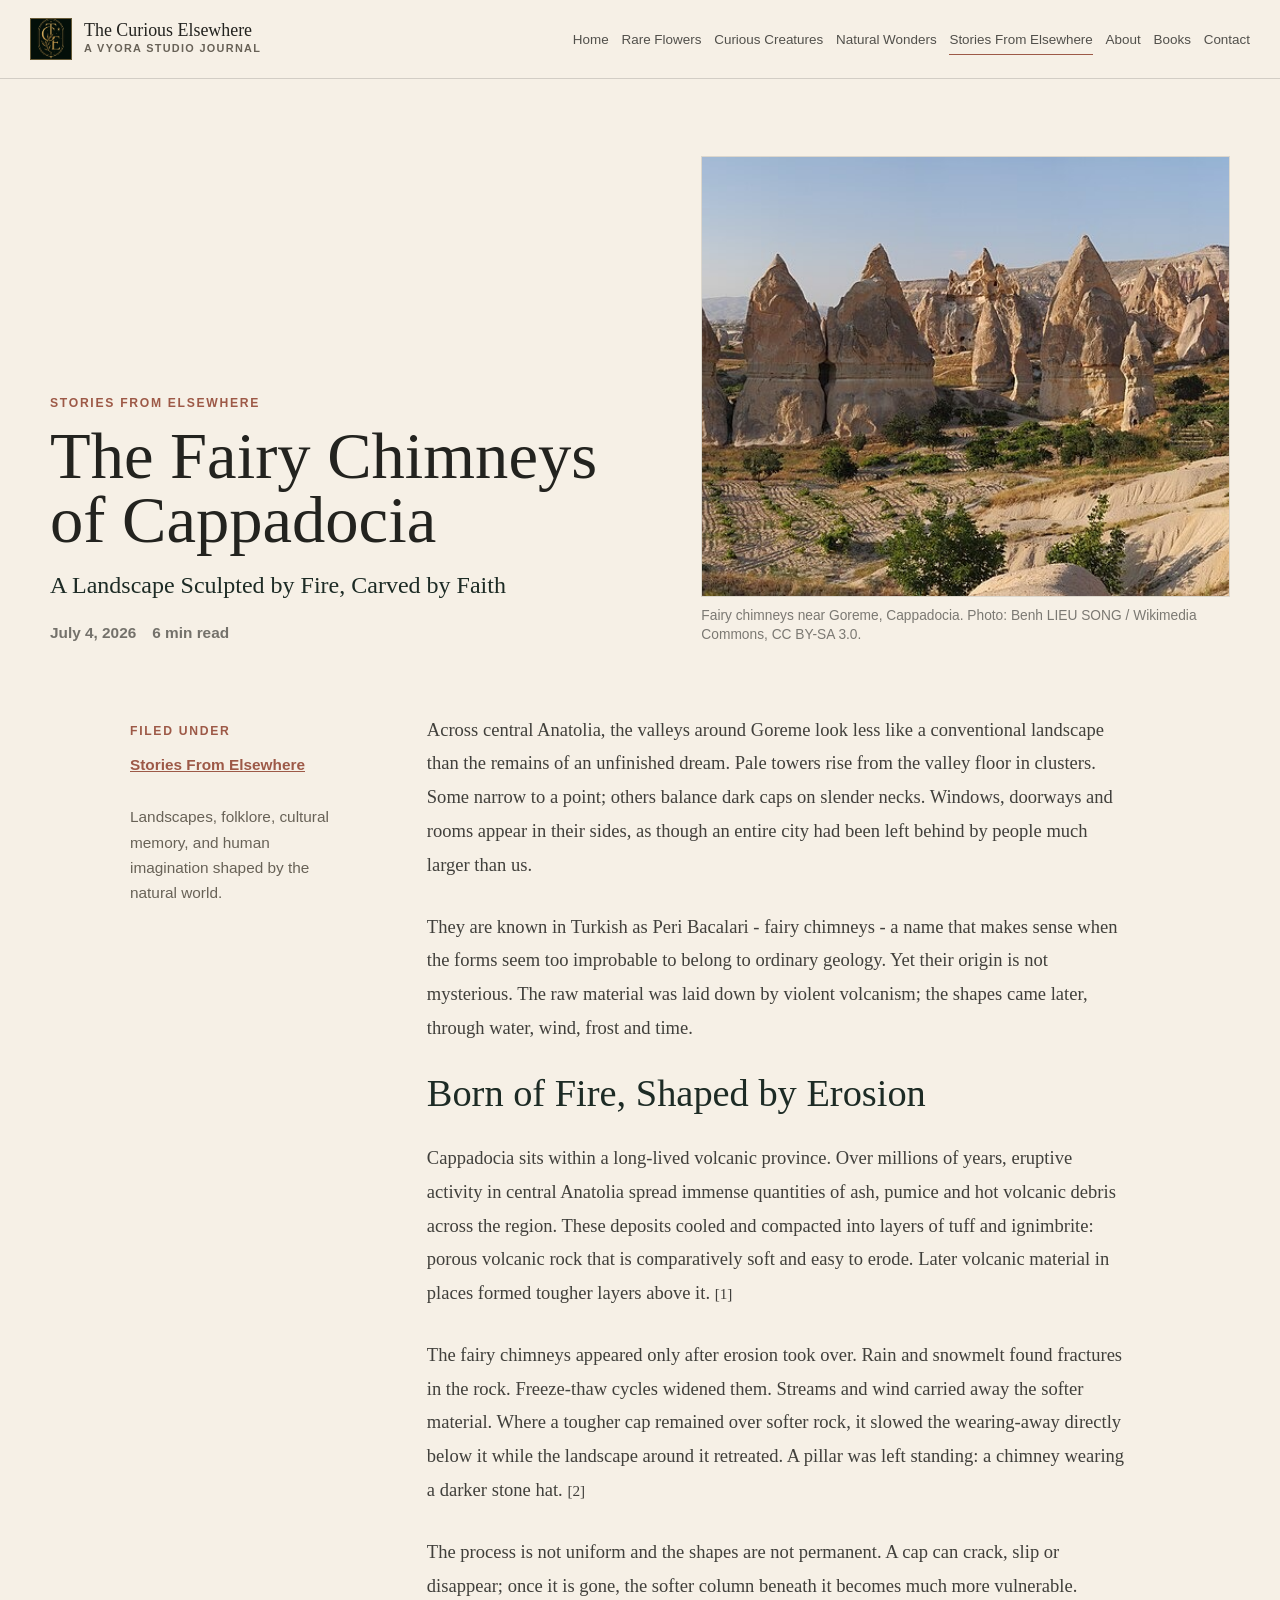
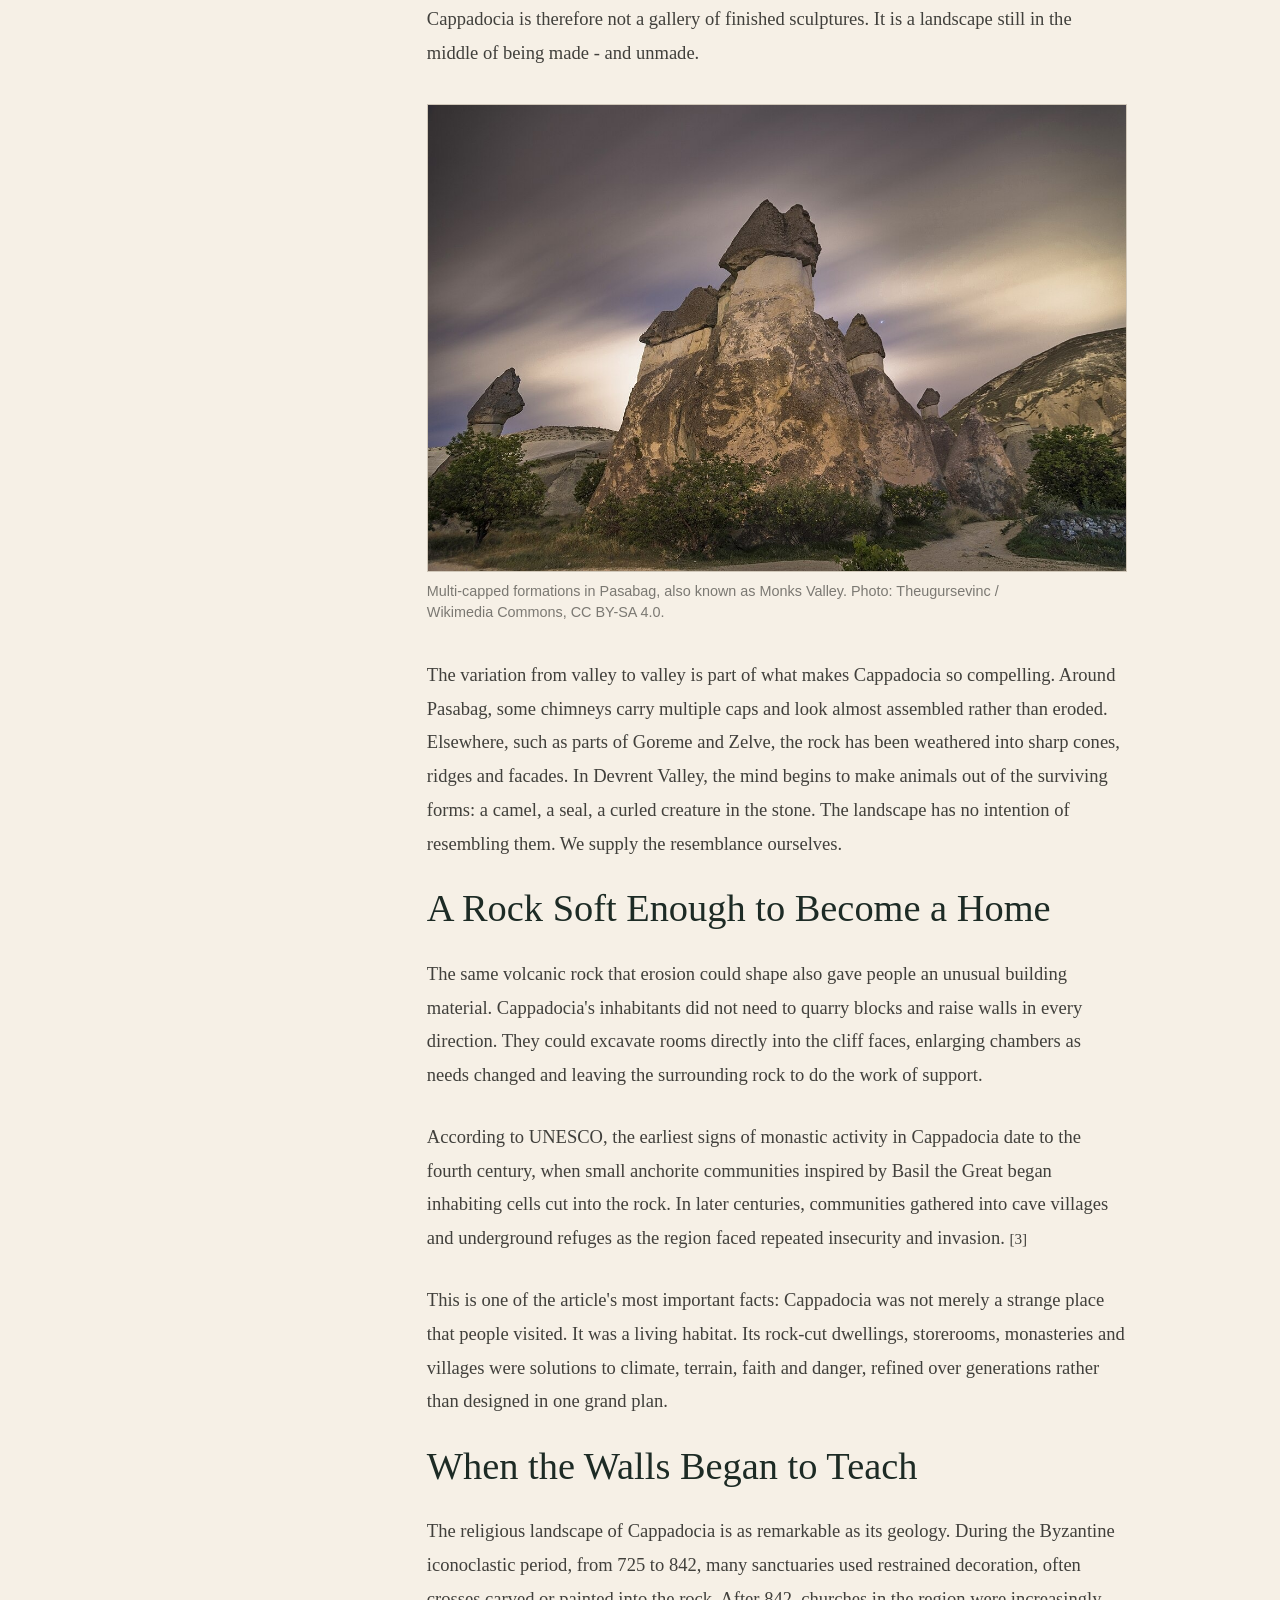
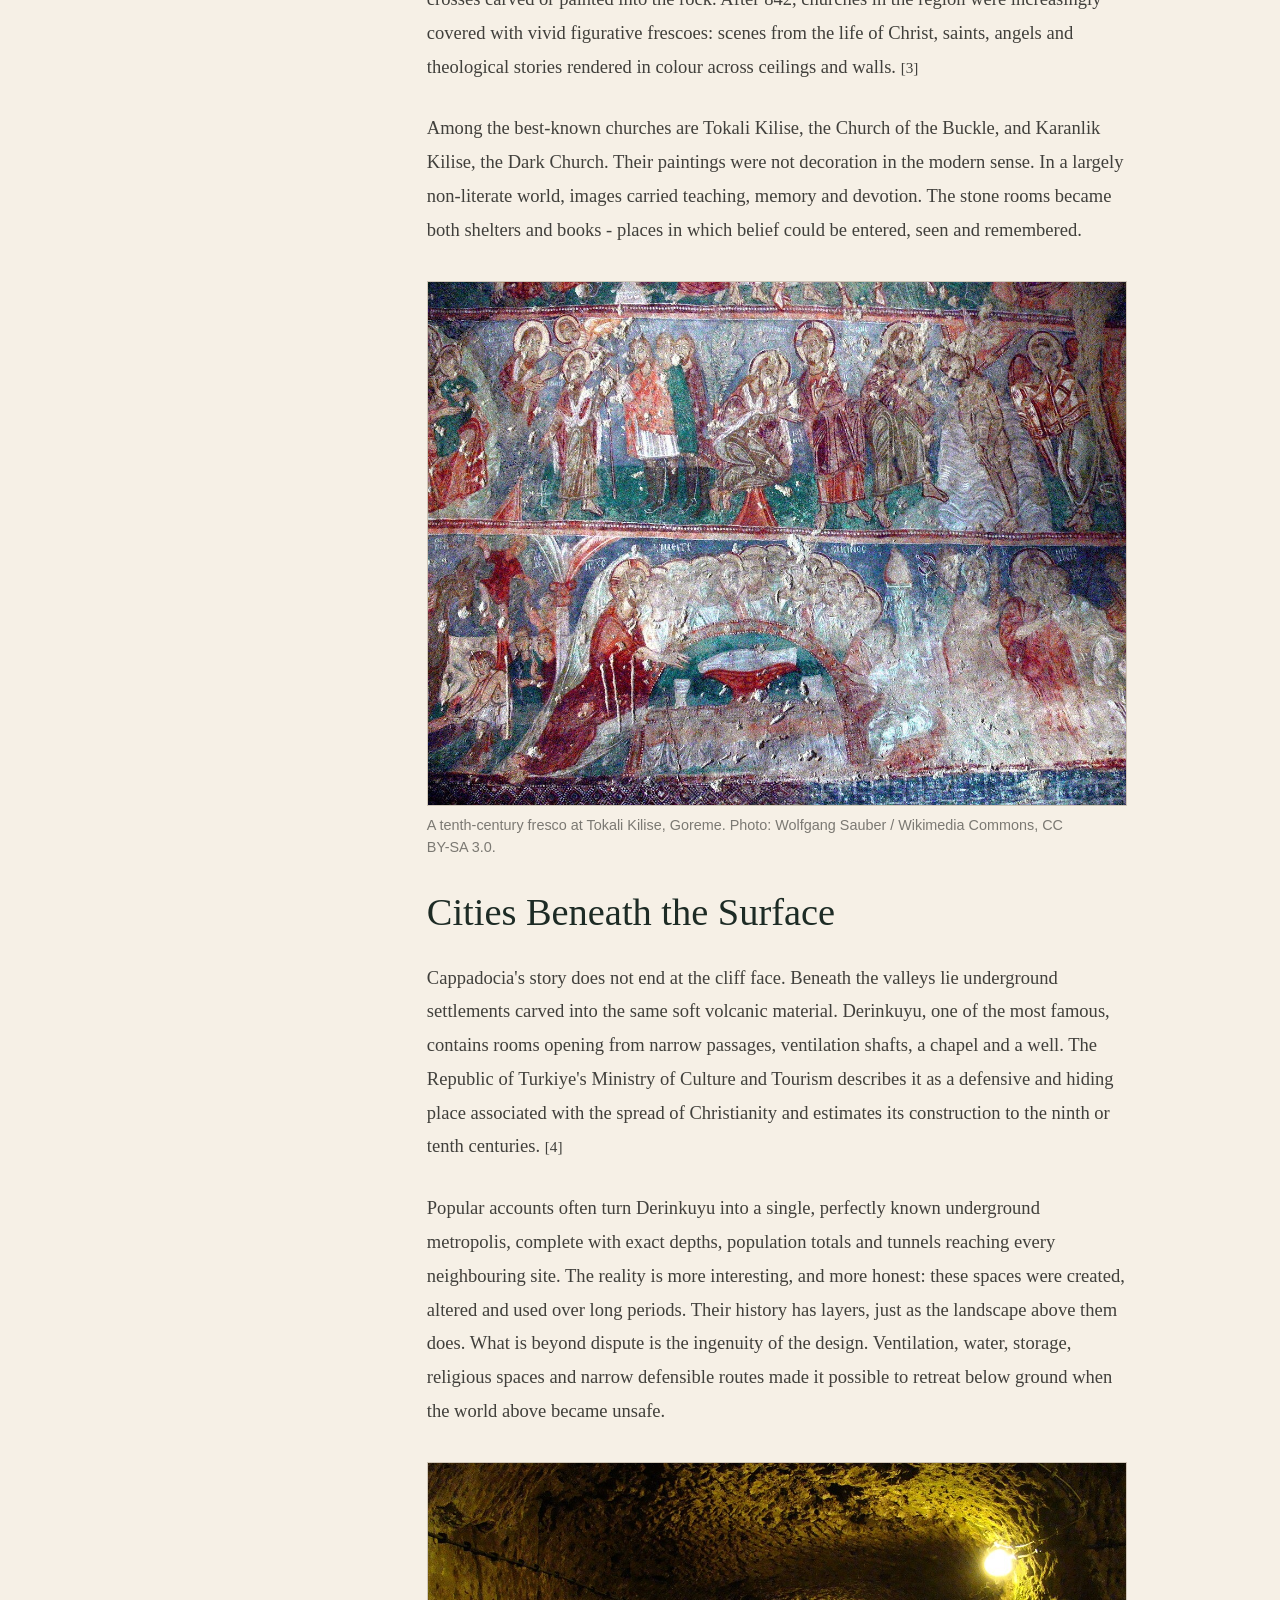
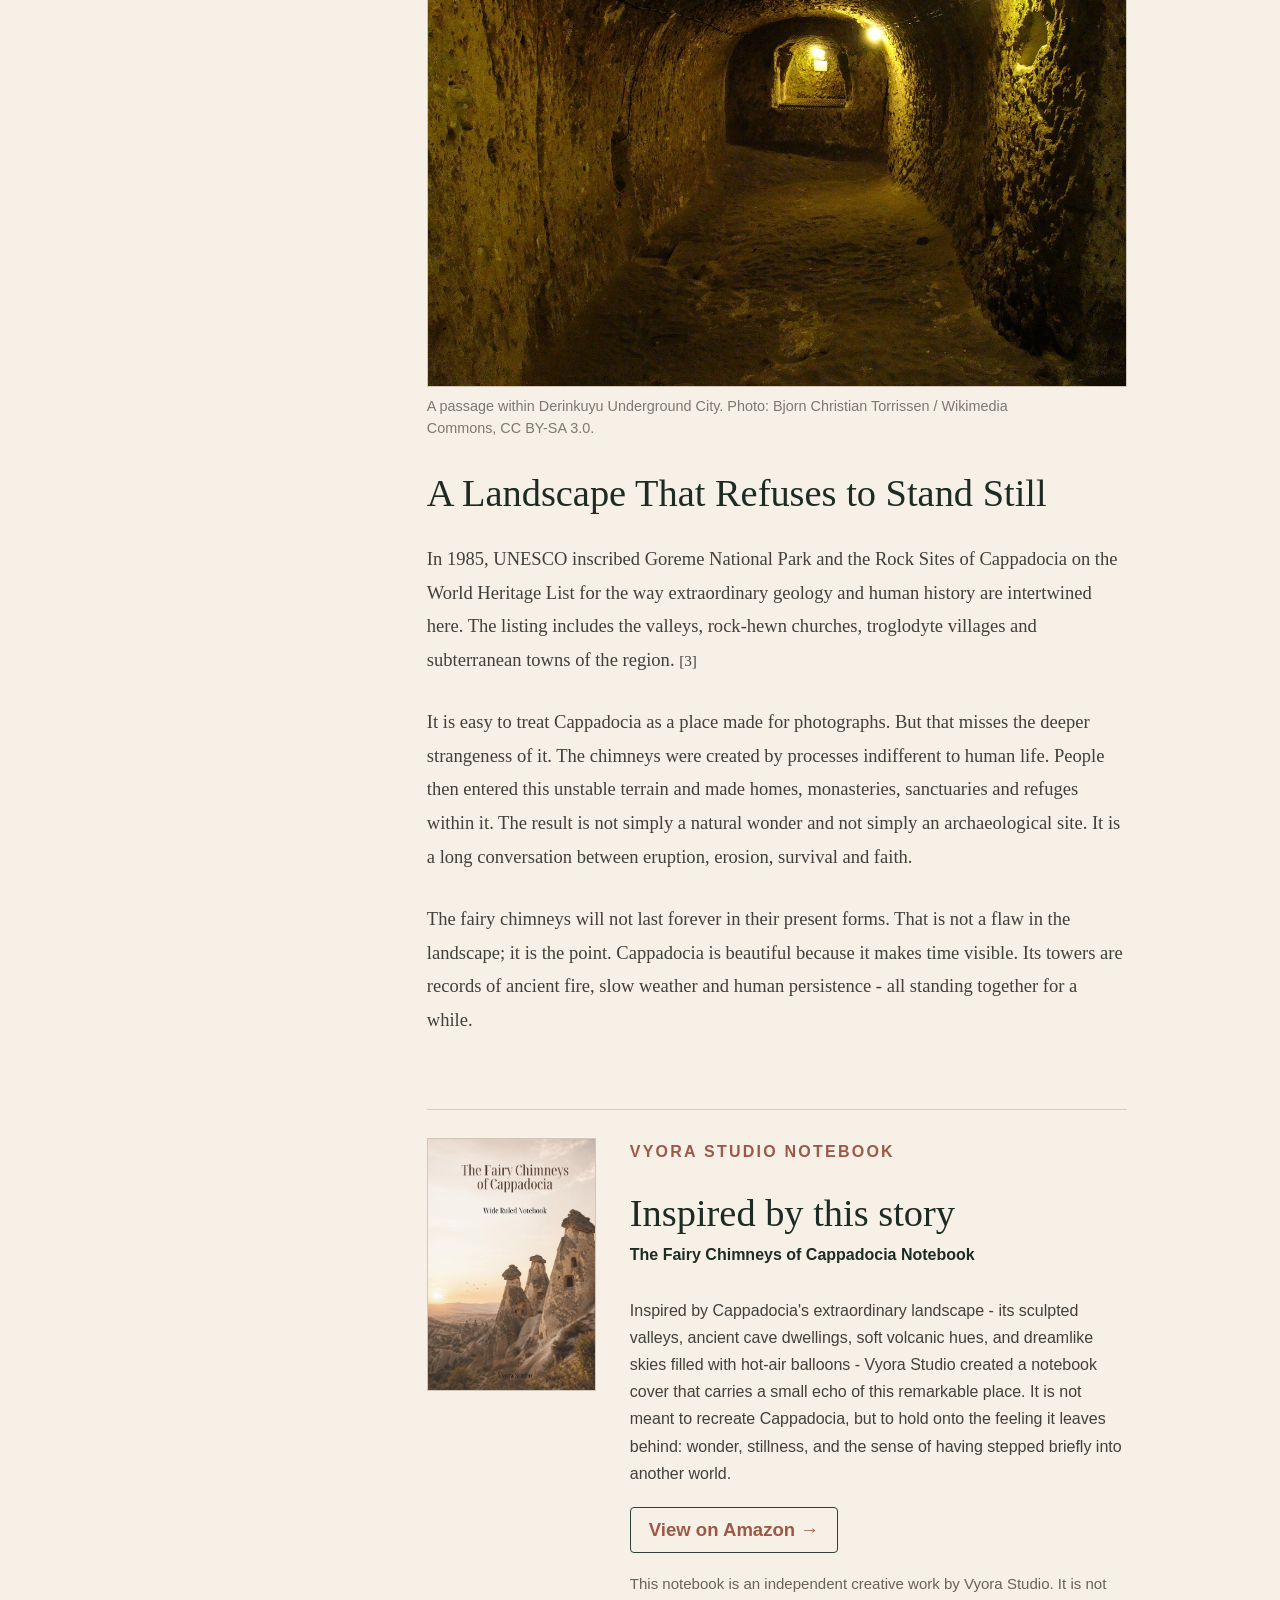
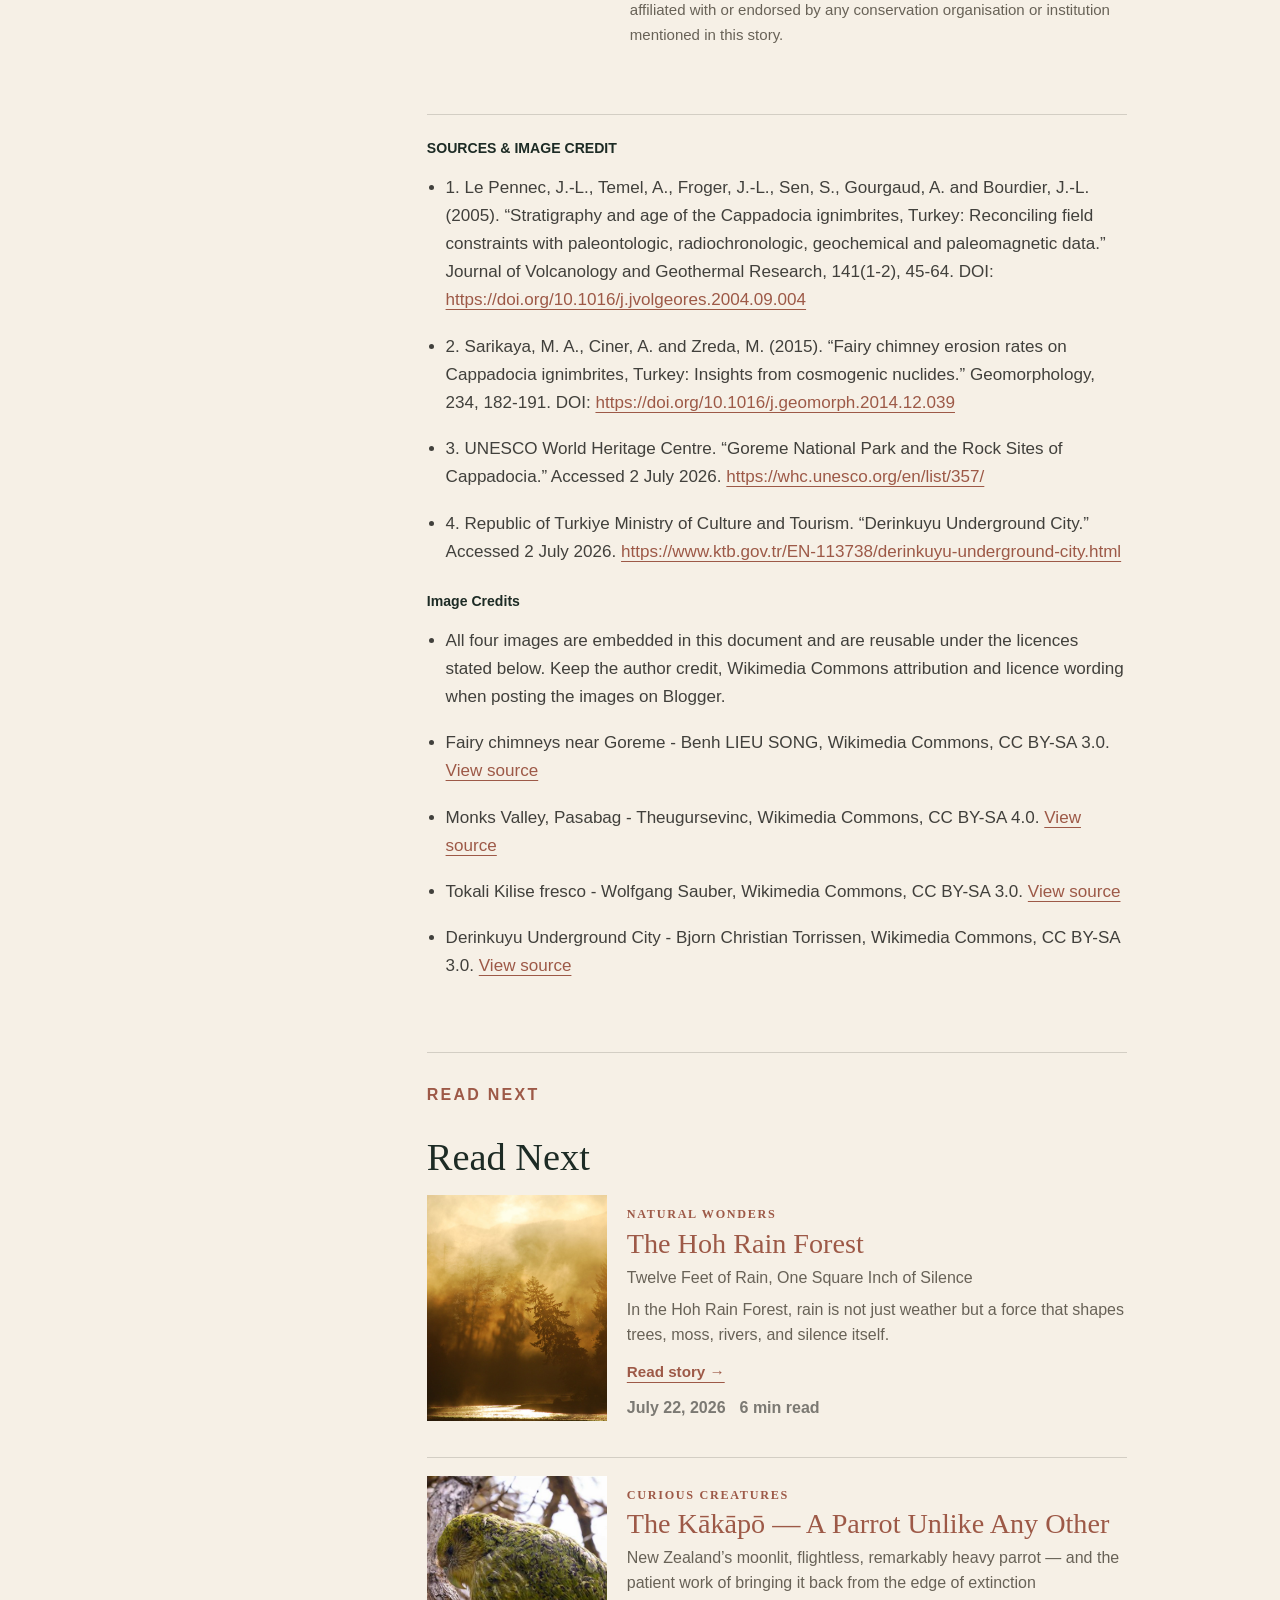
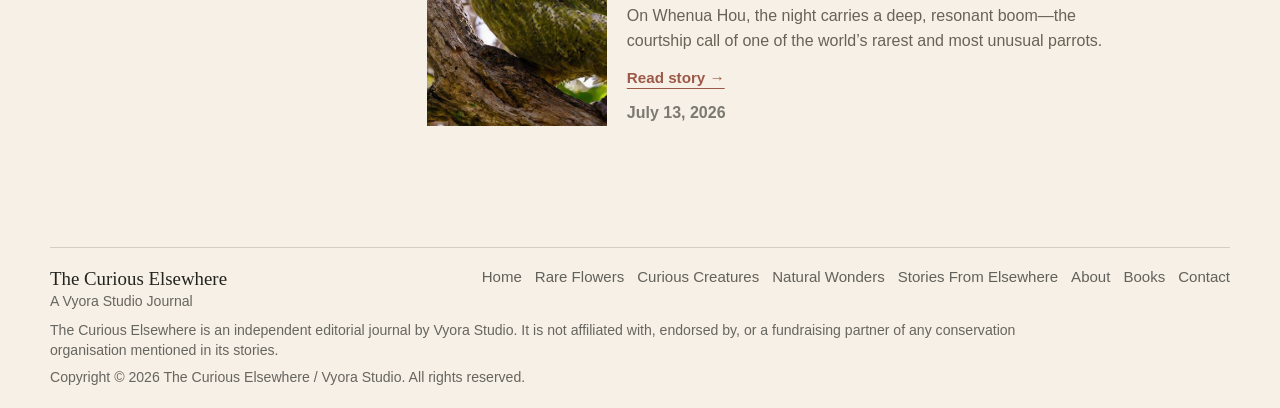
<file: articles/the-fairy-chimneys-of-cappadocia/index.html>
<!doctype html>
<html lang="en">
<head>
  <meta charset="utf-8">
  <meta name="viewport" content="width=device-width, initial-scale=1">
  <title>The Fairy Chimneys of Cappadocia | The Curious Elsewhere</title>
  <meta name="description" content="Across central Anatolia, the valleys around Goreme look less like a conventional landscape than the remains of an unfinished dream. Pale towers rise from the valley floor in clusters.">
  <meta name="theme-color" content="#283a32">
  <meta property="og:title" content="The Fairy Chimneys of Cappadocia | The Curious Elsewhere">
  <meta property="og:description" content="Across central Anatolia, the valleys around Goreme look less like a conventional landscape than the remains of an unfinished dream. Pale towers rise from the valley floor in clusters.">
  <meta property="og:type" content="website">
  <meta property="og:image" content="../../assets/images/articles/the-fairy-chimneys-of-cappadocia/cappadocia-hero.jpg">
  <link rel="icon" href="data:,">
  <link rel="stylesheet" href="../../assets/styles.css">
  <script type="application/ld+json">{"@context":"https://schema.org","@type":"Article","headline":"The Fairy Chimneys of Cappadocia","description":"Across central Anatolia, the valleys around Goreme look less like a conventional landscape than the remains of an unfinished dream. Pale towers rise from the valley floor in clusters.","datePublished":"2026-07-04","author":{"@type":"Organization","name":"Vyora Studio"},"publisher":{"@type":"Organization","name":"Vyora Studio"},"articleSection":"Stories From Elsewhere"}</script>
</head>
<body class="article-page">
  <a class="skip-link" href="#main">Skip to main content</a>
  <header class="site-header">
    <div class="nav-shell">
      <a class="brand" href="../../index.html" aria-label="The Curious Elsewhere home">
        <span class="brand__seal" aria-hidden="true"><img src="../../assets/tce-logo.png" alt=""></span>
        <span class="brand__text">
          <strong>The Curious Elsewhere</strong>
          <span>A Vyora Studio Journal</span>
        </span>
      </a>
      <button class="nav-toggle" type="button" aria-expanded="false" aria-controls="site-nav">
        <span></span>
        <span></span>
        <span class="sr-only">Open menu</span>
      </button>
      <nav class="site-nav" id="site-nav" aria-label="Main navigation">
        <a href="../../index.html">Home</a><a href="../../categories/rare-flowers/index.html">Rare Flowers</a><a href="../../categories/curious-creatures/index.html">Curious Creatures</a><a href="../../categories/natural-wonders/index.html">Natural Wonders</a><a href="../../categories/stories-from-elsewhere/index.html" aria-current="page">Stories From Elsewhere</a><a href="../../about/index.html">About</a><a href="../../books/index.html">Books</a><a href="../../contact/index.html">Contact</a>
      </nav>
    </div>
  </header>
  <main id="main">

    <article class="article">
      <header class="article-hero">
        <div class="article-hero__copy">
          <a class="kicker kicker-link" href="../../categories/stories-from-elsewhere/index.html">Stories From Elsewhere</a>
          <h1>The Fairy Chimneys of Cappadocia</h1>
          <p class="article-deck">A Landscape Sculpted by Fire, Carved by Faith</p>
          <div class="article-meta">
            <time datetime="2026-07-04">July 4, 2026</time>
            <span>6 min read</span>
          </div>
        </div>
        <figure class="article-hero__media">
          <img class="article-hero__image" src="../../assets/images/articles/the-fairy-chimneys-of-cappadocia/cappadocia-hero.jpg" alt="Fairy chimneys near Goreme, Cappadocia." loading="eager" decoding="async" fetchpriority="high">
          <figcaption>Fairy chimneys near Goreme, Cappadocia. Photo: Benh LIEU SONG / Wikimedia Commons, CC BY-SA 3.0.</figcaption>
        </figure>
      </header>

      <div class="article-layout">
        <aside class="article-aside" aria-label="Article context">
          <p class="kicker">Filed Under</p>
          <a href="../../categories/stories-from-elsewhere/index.html">Stories From Elsewhere</a>
          <p>Landscapes, folklore, cultural memory, and human imagination shaped by the natural world.</p>
          
        </aside>
        <div class="article-body">
          <p>Across central Anatolia, the valleys around Goreme look less like a conventional landscape than the remains of an unfinished dream. Pale towers rise from the valley floor in clusters. Some narrow to a point; others balance dark caps on slender necks. Windows, doorways and rooms appear in their sides, as though an entire city had been left behind by people much larger than us.</p>
<p>They are known in Turkish as Peri Bacalari - fairy chimneys - a name that makes sense when the forms seem too improbable to belong to ordinary geology. Yet their origin is not mysterious. The raw material was laid down by violent volcanism; the shapes came later, through water, wind, frost and time.</p>
<h2>Born of Fire, Shaped by Erosion</h2>
<p>Cappadocia sits within a long-lived volcanic province. Over millions of years, eruptive activity in central Anatolia spread immense quantities of ash, pumice and hot volcanic debris across the region. These deposits cooled and compacted into layers of tuff and ignimbrite: porous volcanic rock that is comparatively soft and easy to erode. Later volcanic material in places formed tougher layers above it. <span class="ref-marker">[1]</span></p>
<p>The fairy chimneys appeared only after erosion took over. Rain and snowmelt found fractures in the rock. Freeze-thaw cycles widened them. Streams and wind carried away the softer material. Where a tougher cap remained over softer rock, it slowed the wearing-away directly below it while the landscape around it retreated. A pillar was left standing: a chimney wearing a darker stone hat. <span class="ref-marker">[2]</span></p>
<p>The process is not uniform and the shapes are not permanent. A cap can crack, slip or disappear; once it is gone, the softer column beneath it becomes much more vulnerable. Cappadocia is therefore not a gallery of finished sculptures. It is a landscape still in the middle of being made - and unmade.</p>
<figure class="article-figure">
  <img src="../../assets/images/articles/the-fairy-chimneys-of-cappadocia/cappadocia-figure-01.jpg" alt="Multi-capped formations in Pasabag, also known as Monks Valley." loading="lazy" decoding="async">
  <figcaption>Multi-capped formations in Pasabag, also known as Monks Valley. Photo: Theugursevinc / Wikimedia Commons, CC BY-SA 4.0.</figcaption>
</figure>
<p>The variation from valley to valley is part of what makes Cappadocia so compelling. Around Pasabag, some chimneys carry multiple caps and look almost assembled rather than eroded. Elsewhere, such as parts of Goreme and Zelve, the rock has been weathered into sharp cones, ridges and facades. In Devrent Valley, the mind begins to make animals out of the surviving forms: a camel, a seal, a curled creature in the stone. The landscape has no intention of resembling them. We supply the resemblance ourselves.</p>
<h2>A Rock Soft Enough to Become a Home</h2>
<p>The same volcanic rock that erosion could shape also gave people an unusual building material. Cappadocia&#39;s inhabitants did not need to quarry blocks and raise walls in every direction. They could excavate rooms directly into the cliff faces, enlarging chambers as needs changed and leaving the surrounding rock to do the work of support.</p>
<p>According to UNESCO, the earliest signs of monastic activity in Cappadocia date to the fourth century, when small anchorite communities inspired by Basil the Great began inhabiting cells cut into the rock. In later centuries, communities gathered into cave villages and underground refuges as the region faced repeated insecurity and invasion. <span class="ref-marker">[3]</span></p>
<p>This is one of the article&#39;s most important facts: Cappadocia was not merely a strange place that people visited. It was a living habitat. Its rock-cut dwellings, storerooms, monasteries and villages were solutions to climate, terrain, faith and danger, refined over generations rather than designed in one grand plan.</p>
<h2>When the Walls Began to Teach</h2>
<p>The religious landscape of Cappadocia is as remarkable as its geology. During the Byzantine iconoclastic period, from 725 to 842, many sanctuaries used restrained decoration, often crosses carved or painted into the rock. After 842, churches in the region were increasingly covered with vivid figurative frescoes: scenes from the life of Christ, saints, angels and theological stories rendered in colour across ceilings and walls. <span class="ref-marker">[3]</span></p>
<p>Among the best-known churches are Tokali Kilise, the Church of the Buckle, and Karanlik Kilise, the Dark Church. Their paintings were not decoration in the modern sense. In a largely non-literate world, images carried teaching, memory and devotion. The stone rooms became both shelters and books - places in which belief could be entered, seen and remembered.</p>
<figure class="article-figure">
  <img src="../../assets/images/articles/the-fairy-chimneys-of-cappadocia/cappadocia-figure-02.jpg" alt="A tenth-century fresco at Tokali Kilise, Goreme." loading="lazy" decoding="async">
  <figcaption>A tenth-century fresco at Tokali Kilise, Goreme. Photo: Wolfgang Sauber / Wikimedia Commons, CC BY-SA 3.0.</figcaption>
</figure>
<h2>Cities Beneath the Surface</h2>
<p>Cappadocia&#39;s story does not end at the cliff face. Beneath the valleys lie underground settlements carved into the same soft volcanic material. Derinkuyu, one of the most famous, contains rooms opening from narrow passages, ventilation shafts, a chapel and a well. The Republic of Turkiye&#39;s Ministry of Culture and Tourism describes it as a defensive and hiding place associated with the spread of Christianity and estimates its construction to the ninth or tenth centuries. <span class="ref-marker">[4]</span></p>
<p>Popular accounts often turn Derinkuyu into a single, perfectly known underground metropolis, complete with exact depths, population totals and tunnels reaching every neighbouring site. The reality is more interesting, and more honest: these spaces were created, altered and used over long periods. Their history has layers, just as the landscape above them does. What is beyond dispute is the ingenuity of the design. Ventilation, water, storage, religious spaces and narrow defensible routes made it possible to retreat below ground when the world above became unsafe.</p>
<figure class="article-figure">
  <img src="../../assets/images/articles/the-fairy-chimneys-of-cappadocia/cappadocia-figure-03.jpg" alt="A passage within Derinkuyu Underground City." loading="lazy" decoding="async">
  <figcaption>A passage within Derinkuyu Underground City. Photo: Bjorn Christian Torrissen / Wikimedia Commons, CC BY-SA 3.0.</figcaption>
</figure>
<h2>A Landscape That Refuses to Stand Still</h2>
<p>In 1985, UNESCO inscribed Goreme National Park and the Rock Sites of Cappadocia on the World Heritage List for the way extraordinary geology and human history are intertwined here. The listing includes the valleys, rock-hewn churches, troglodyte villages and subterranean towns of the region. <span class="ref-marker">[3]</span></p>
<p>It is easy to treat Cappadocia as a place made for photographs. But that misses the deeper strangeness of it. The chimneys were created by processes indifferent to human life. People then entered this unstable terrain and made homes, monasteries, sanctuaries and refuges within it. The result is not simply a natural wonder and not simply an archaeological site. It is a long conversation between eruption, erosion, survival and faith.</p>
<p>The fairy chimneys will not last forever in their present forms. That is not a flaw in the landscape; it is the point. Cappadocia is beautiful because it makes time visible. Its towers are records of ancient fire, slow weather and human persistence - all standing together for a while.</p>
          <section class="article-panel notebook-panel" aria-labelledby="notebook-title-cappadocia">
  <div class="notebook-panel__inner">
    <figure class="notebook-panel__figure">
      <img class="notebook-panel__image" src="../../assets/images/notebook-cappadocia.jpg" alt="Cover of The Fairy Chimneys of Cappadocia Notebook by Vyora Studio." loading="lazy" decoding="async">
    </figure>
    <div class="notebook-panel__copy">
      <p class="kicker">Vyora Studio Notebook</p>
      <h2 id="notebook-title-cappadocia">Inspired by this story</h2>
      <p class="notebook-panel__title">The Fairy Chimneys of Cappadocia Notebook</p>
      <p>Inspired by Cappadocia&#39;s extraordinary landscape - its sculpted valleys, ancient cave dwellings, soft volcanic hues, and dreamlike skies filled with hot-air balloons - Vyora Studio created a notebook cover that carries a small echo of this remarkable place. It is not meant to recreate Cappadocia, but to hold onto the feeling it leaves behind: wonder, stillness, and the sense of having stepped briefly into another world.</p>
      <a class="button button--quiet" href="https://www.amazon.com/dp/B0H7HS81DB" target="_blank" rel="noopener noreferrer">View on Amazon &rarr;</a>
      <p class="panel-note">This notebook is an independent creative work by Vyora Studio. It is not affiliated with or endorsed by any conservation organisation or institution mentioned in this story.</p>
    </div>
  </div>
</section>
          <section class="article-sources" aria-labelledby="article-sources-title">
  <h2 id="article-sources-title">SOURCES &amp; IMAGE CREDIT</h2>
  <ul><li>1. Le Pennec, J.-L., Temel, A., Froger, J.-L., Sen, S., Gourgaud, A. and Bourdier, J.-L. (2005). “Stratigraphy and age of the Cappadocia ignimbrites, Turkey: Reconciling field constraints with paleontologic, radiochronologic, geochemical and paleomagnetic data.” Journal of Volcanology and Geothermal Research, 141(1-2), 45-64. DOI: <a href="https://doi.org/10.1016/j.jvolgeores.2004.09.004" target="_blank" rel="noopener noreferrer">https://doi.org/10.1016/j.jvolgeores.2004.09.004</a></li></ul>
<ul><li>2. Sarikaya, M. A., Ciner, A. and Zreda, M. (2015). “Fairy chimney erosion rates on Cappadocia ignimbrites, Turkey: Insights from cosmogenic nuclides.” Geomorphology, 234, 182-191. DOI: <a href="https://doi.org/10.1016/j.geomorph.2014.12.039" target="_blank" rel="noopener noreferrer">https://doi.org/10.1016/j.geomorph.2014.12.039</a></li></ul>
<ul><li>3. UNESCO World Heritage Centre. “Goreme National Park and the Rock Sites of Cappadocia.” Accessed 2 July 2026. <a href="https://whc.unesco.org/en/list/357/" target="_blank" rel="noopener noreferrer">https://whc.unesco.org/en/list/357/</a></li></ul>
<ul><li>4. Republic of Turkiye Ministry of Culture and Tourism. “Derinkuyu Underground City.” Accessed 2 July 2026. <a href="https://www.ktb.gov.tr/EN-113738/derinkuyu-underground-city.html" target="_blank" rel="noopener noreferrer">https://www.ktb.gov.tr/EN-113738/derinkuyu-underground-city.html</a></li></ul>
<h2>Image Credits</h2>
<ul><li>All four images are embedded in this document and are reusable under the licences stated below. Keep the author credit, Wikimedia Commons attribution and licence wording when posting the images on Blogger.</li></ul>
<ul><li>Fairy chimneys near Goreme - Benh LIEU SONG, Wikimedia Commons, CC BY-SA 3.0. <a href="https://commons.wikimedia.org/wiki/File:Cappadocia_Chimneys_Wikimedia_Commons.jpg" target="_blank" rel="noopener noreferrer">View source</a></li></ul>
<ul><li>Monks Valley, Pasabag - Theugursevinc, Wikimedia Commons, CC BY-SA 4.0. <a href="https://commons.wikimedia.org/wiki/File:Monks_Valley.jpg" target="_blank" rel="noopener noreferrer">View source</a></li></ul>
<ul><li>Tokali Kilise fresco - Wolfgang Sauber, Wikimedia Commons, CC BY-SA 3.0. <a href="https://commons.wikimedia.org/wiki/File:Tokali_-_Fresko_NT.jpg" target="_blank" rel="noopener noreferrer">View source</a></li></ul>
<ul><li>Derinkuyu Underground City - Bjorn Christian Torrissen, Wikimedia Commons, CC BY-SA 3.0. <a href="https://commons.wikimedia.org/wiki/File:Derinkuyu_Underground_City.JPG" target="_blank" rel="noopener noreferrer">View source</a></li></ul>
</section>
          <section class="article-panel read-next" aria-labelledby="read-next-title">
  <p class="kicker">Read Next</p>
  <h2 id="read-next-title">Read Next</h2>
  <div class="read-next-grid">
    <article class="story-card">
  <a class="story-card__link" href="../../articles/the-hoh-rain-forest/index.html">
    <figure class="story-card__figure">
      <img class="story-card__image" src="../../assets/images/hoh-rain-forest-sunrise.jpg" alt="Sunrise over the Hoh Rain Forest and Hoh River in Olympic National Park." loading="eager" decoding="async" fetchpriority="high">
    </figure>
    <div class="story-card__copy">
      <span class="kicker">Natural Wonders</span>
      <h3>The Hoh Rain Forest</h3>
      <p class="story-card__subtitle">Twelve Feet of Rain, One Square Inch of Silence</p>
      <p>In the Hoh Rain Forest, rain is not just weather but a force that shapes trees, moss, rivers, and silence itself.</p>
      <span class="story-card__read">Read story &rarr;</span>
      <p class="story-meta">
        <time datetime="2026-07-22">July 22, 2026</time>
        <span>6 min read</span>
      </p>
    </div>
  </a>
</article><article class="story-card">
  <a class="story-card__link" href="../../articles/the-kakapo-parrot-unlike-any-other/index.html">
    <figure class="story-card__figure">
      <img class="story-card__image" src="../../assets/images/articles/the-kakapo-parrot-unlike-any-other/kakapo-hero.png" alt="“Boss” the kākāpō." loading="eager" decoding="async" fetchpriority="high">
    </figure>
    <div class="story-card__copy">
      <span class="kicker">Curious Creatures</span>
      <h3>The Kākāpō — A Parrot Unlike Any Other</h3>
      <p class="story-card__subtitle">New Zealand’s moonlit, flightless, remarkably heavy parrot — and the patient work of bringing it back from the edge of extinction</p>
      <p>On Whenua Hou, the night carries a deep, resonant boom—the courtship call of one of the world’s rarest and most unusual parrots.</p>
      <span class="story-card__read">Read story &rarr;</span>
      <p class="story-meta">
        <time datetime="2026-07-13">July 13, 2026</time>
        
      </p>
    </div>
  </a>
</article>
  </div>
</section>
        </div>
      </div>
    </article>
  </main>
  <footer class="site-footer">
    <div class="footer-grid">
      <div>
        <p class="footer-brand">The Curious Elsewhere</p>
        <p class="footer-subtitle">A Vyora Studio Journal</p>
      </div>
      <nav aria-label="Footer navigation">
        <a href="../../index.html">Home</a><a href="../../categories/rare-flowers/index.html">Rare Flowers</a><a href="../../categories/curious-creatures/index.html">Curious Creatures</a><a href="../../categories/natural-wonders/index.html">Natural Wonders</a><a href="../../categories/stories-from-elsewhere/index.html" aria-current="page">Stories From Elsewhere</a><a href="../../about/index.html">About</a><a href="../../books/index.html">Books</a><a href="../../contact/index.html">Contact</a>
      </nav>
      <p class="footer-disclaimer">The Curious Elsewhere is an independent editorial journal by Vyora Studio. It is not affiliated with, endorsed by, or a fundraising partner of any conservation organisation mentioned in its stories.</p>
      <p class="footer-note">Copyright &copy; 2026 The Curious Elsewhere / Vyora Studio. All rights reserved.</p>
    </div>
  </footer>
  <script src="../../assets/main.js" defer></script>
</body>
</html>
</file>
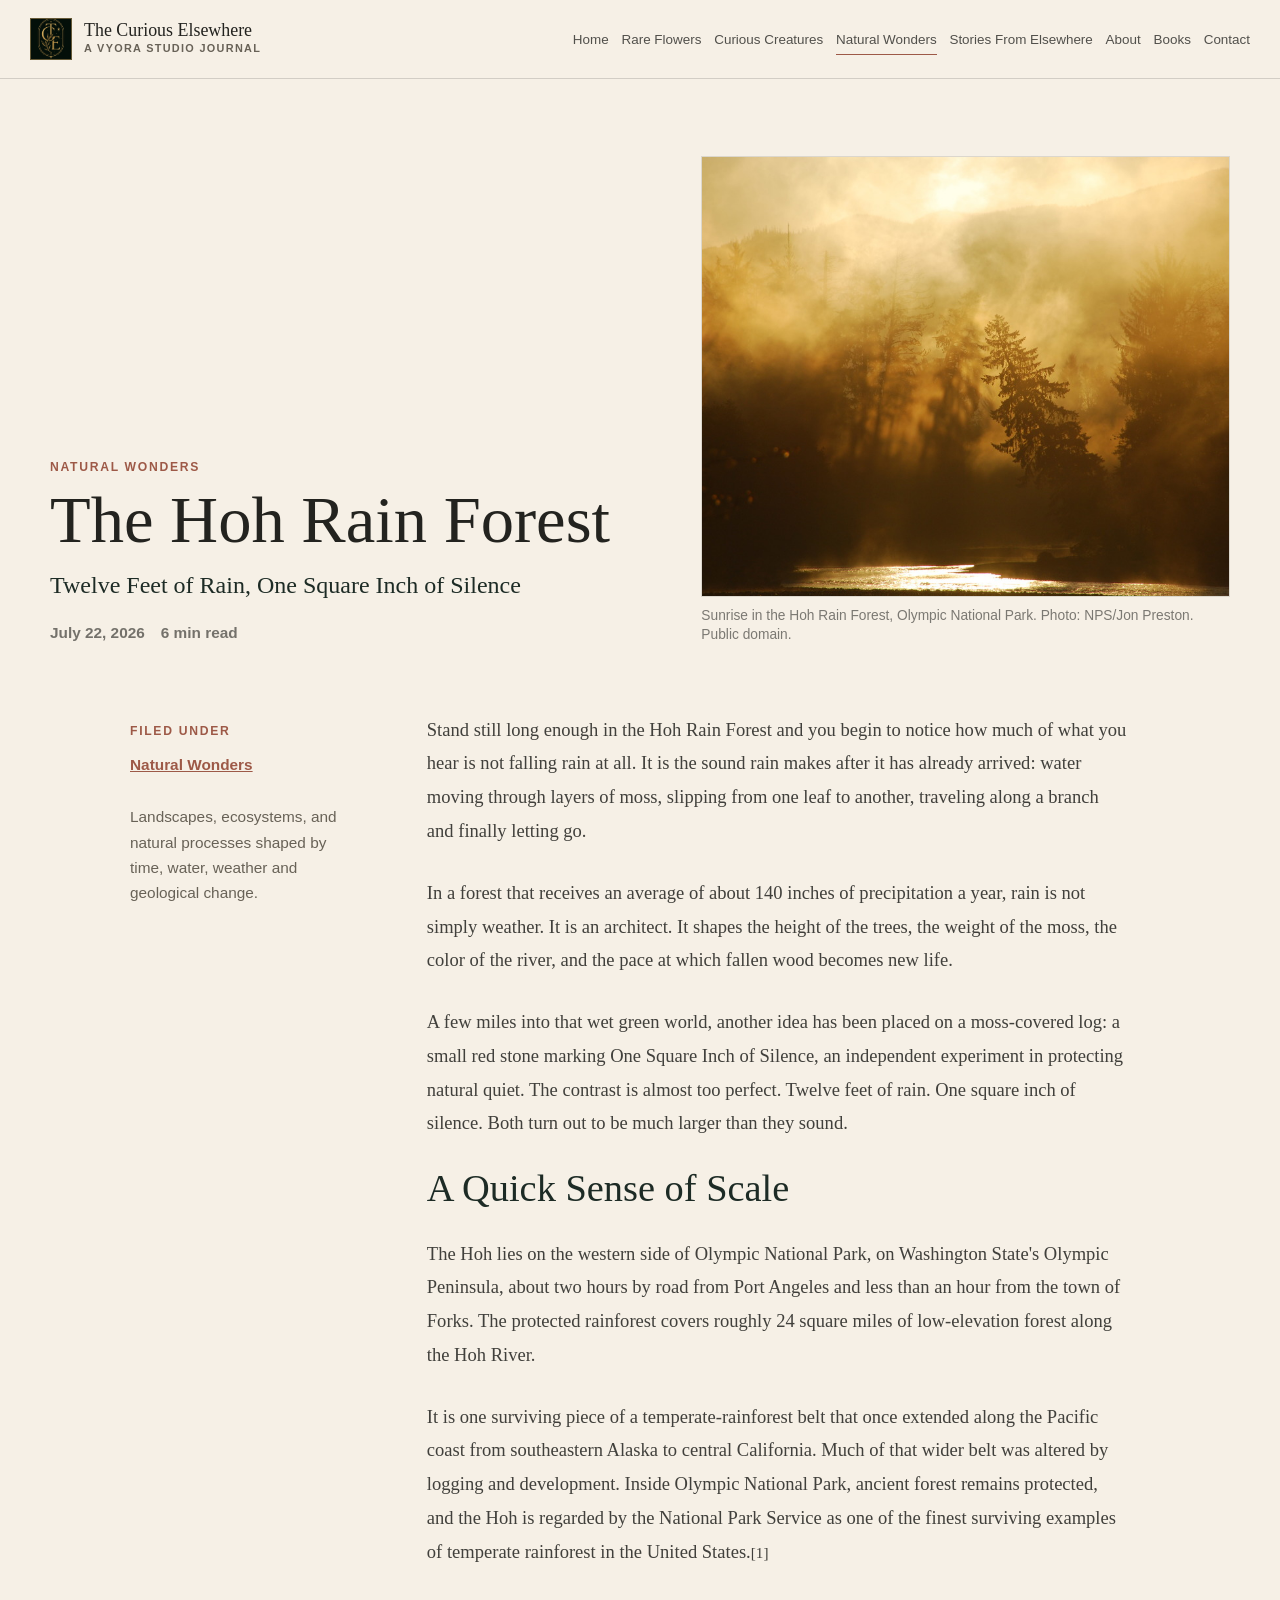
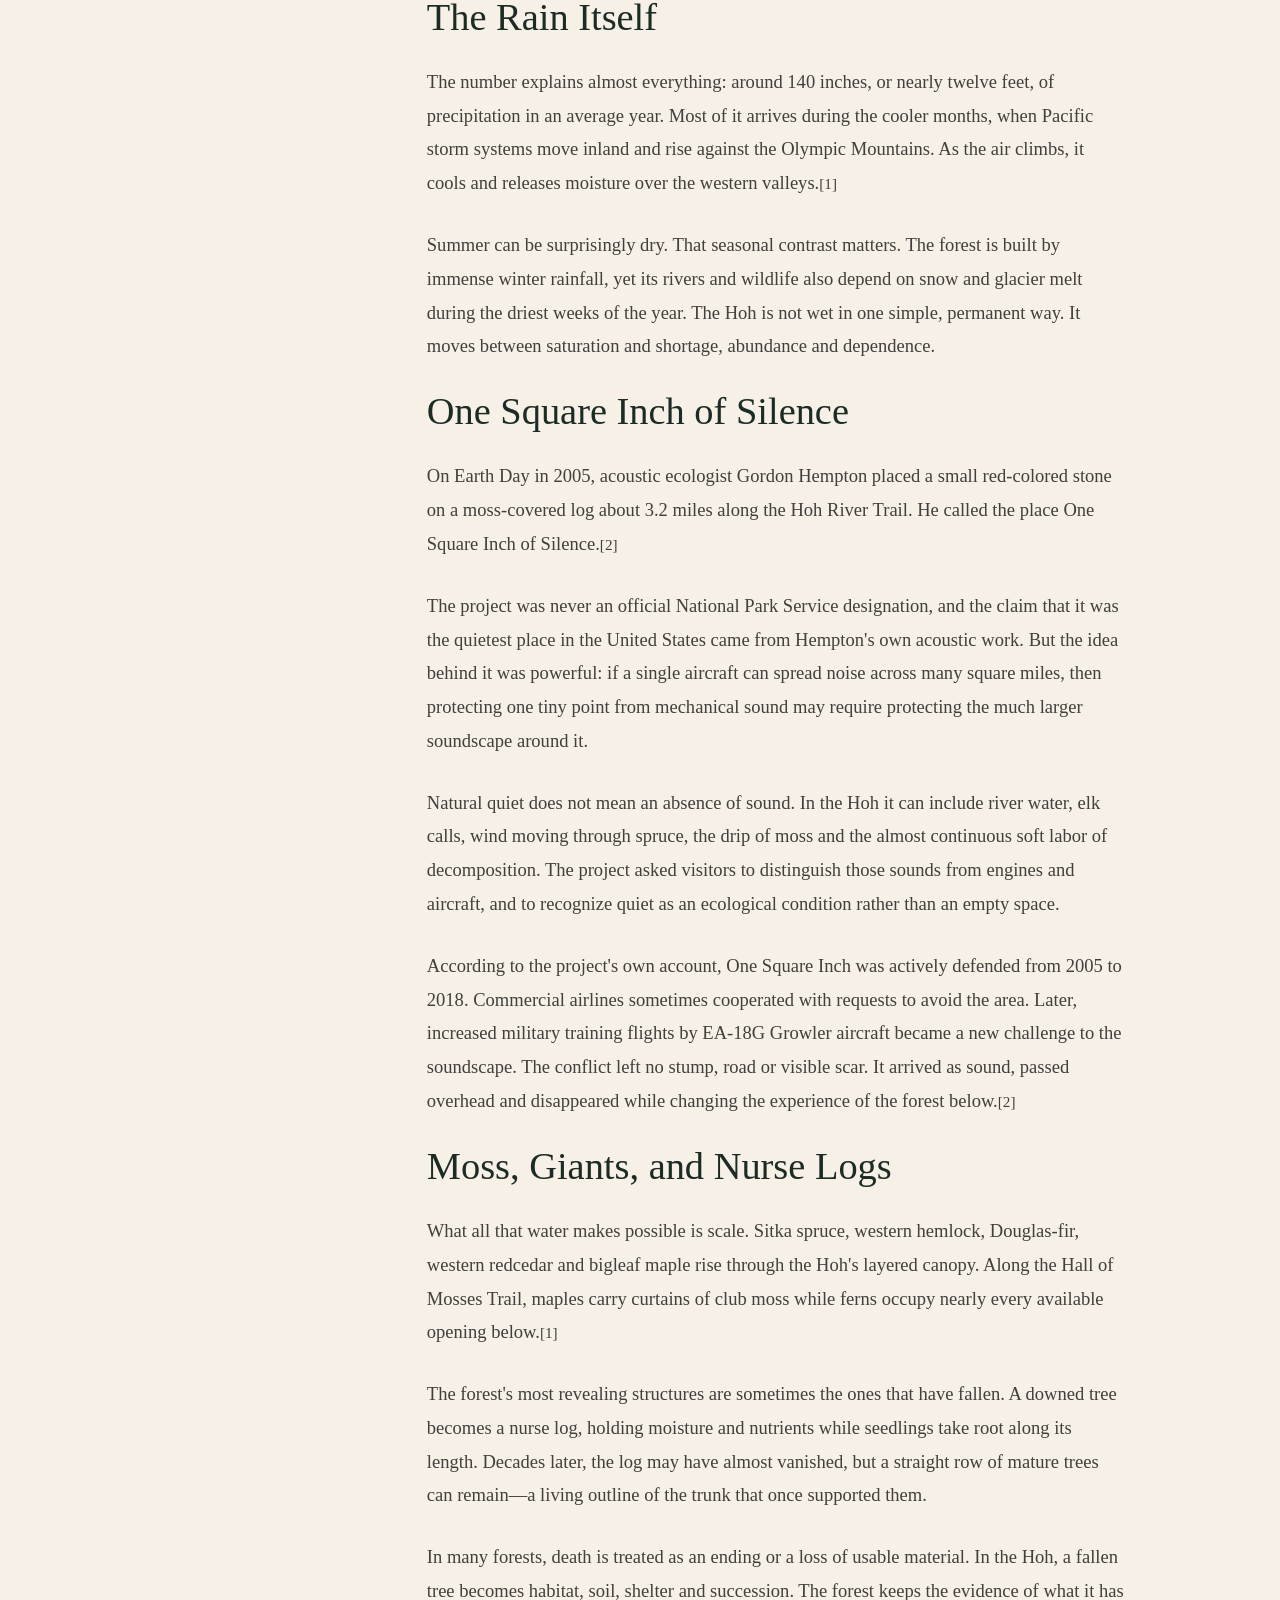
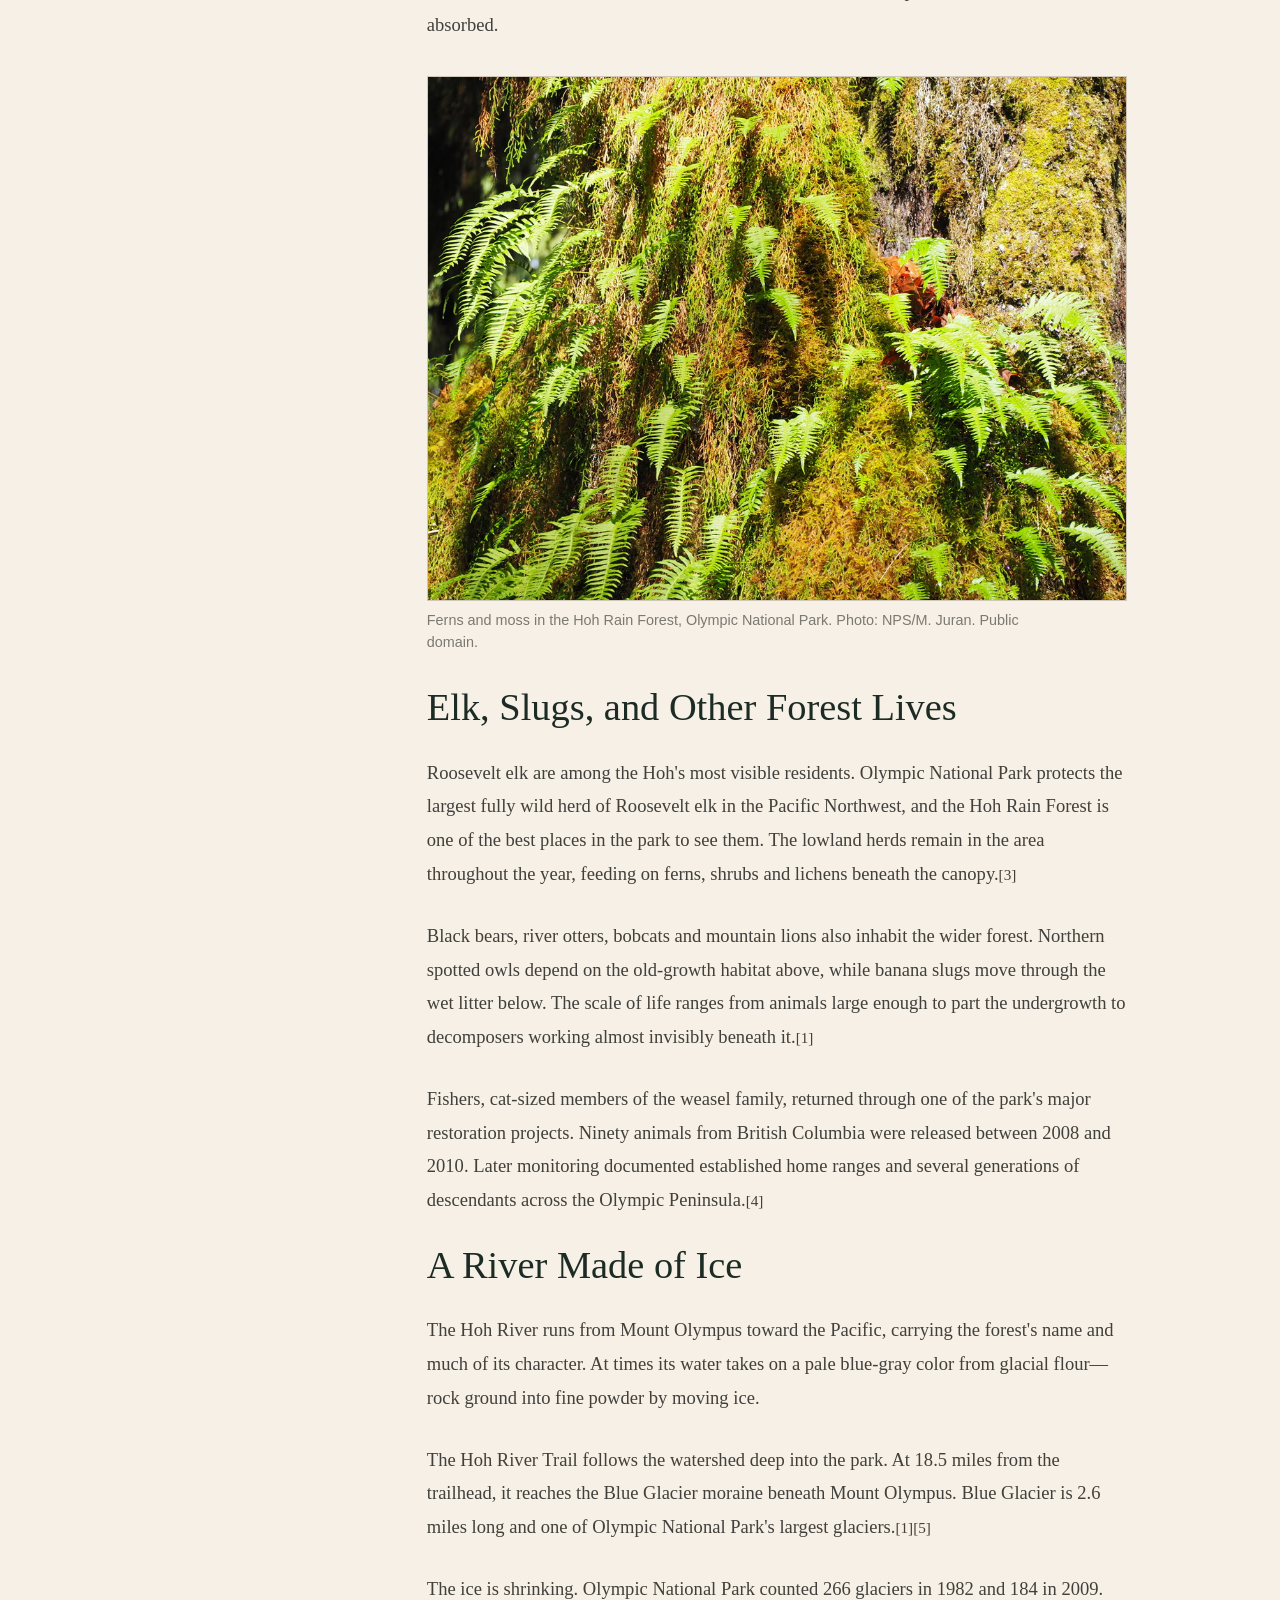
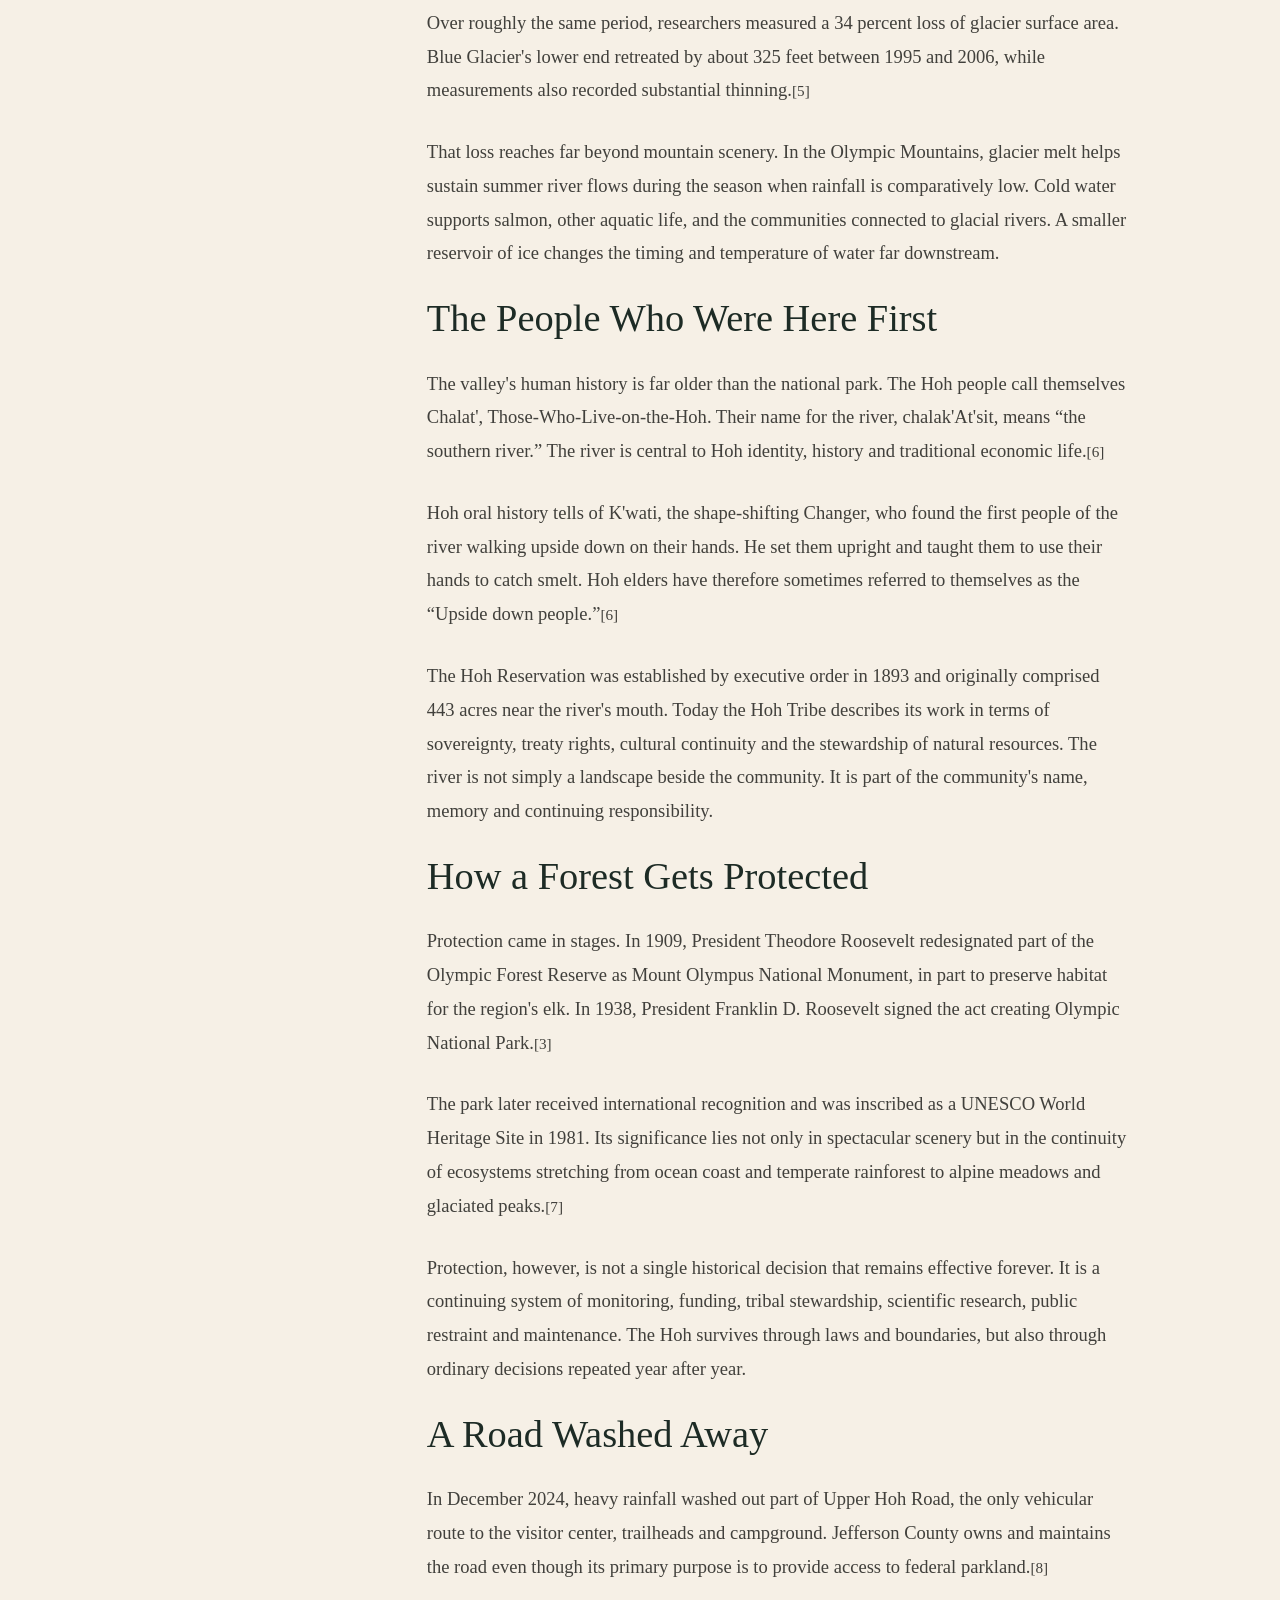
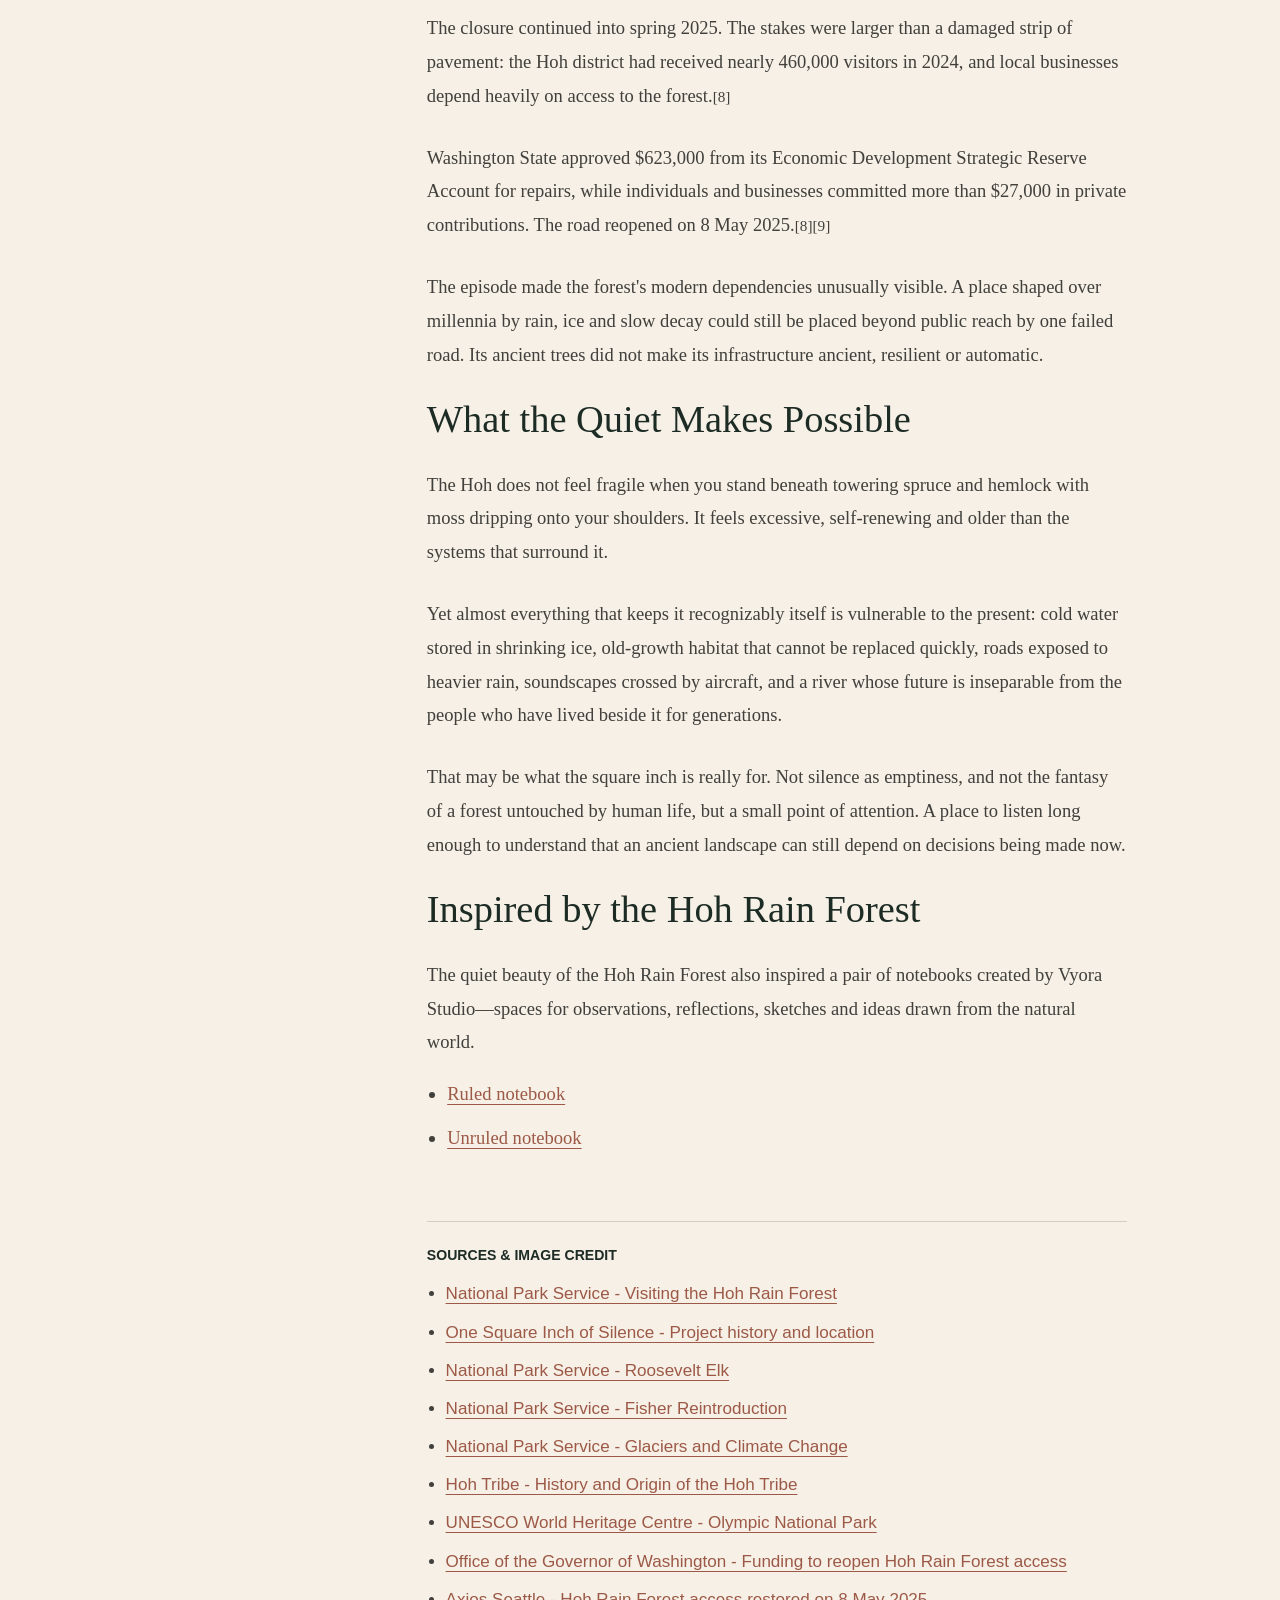
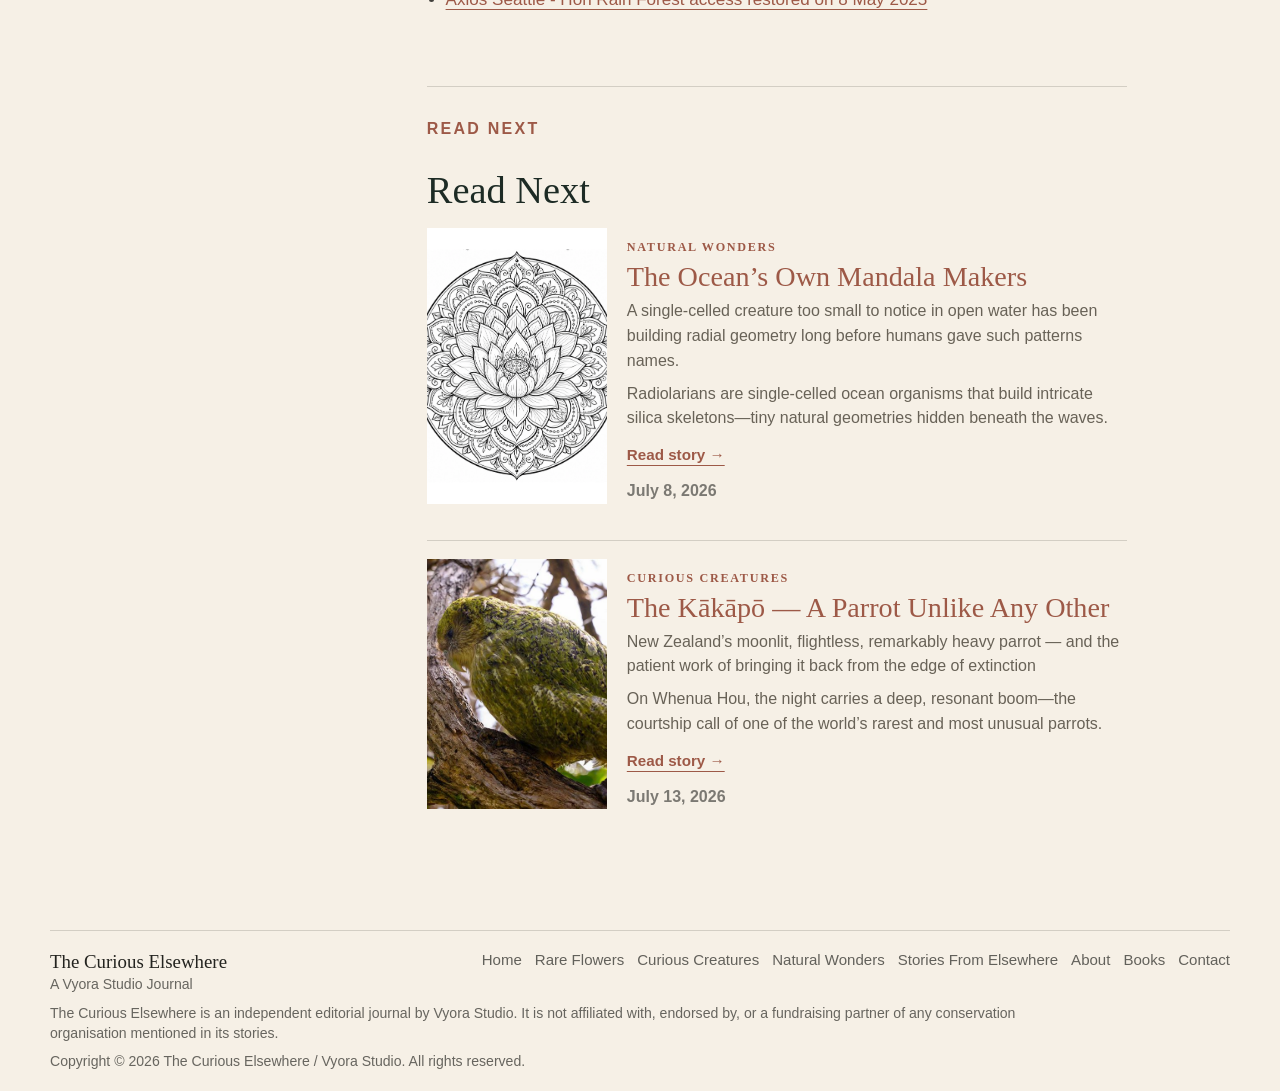
<file: articles/the-hoh-rain-forest/index.html>
<!doctype html>
<html lang="en">
<head>
  <meta charset="utf-8">
  <meta name="viewport" content="width=device-width, initial-scale=1">
  <title>The Hoh Rain Forest | The Curious Elsewhere</title>
  <meta name="description" content="In the Hoh Rain Forest, rain is not just weather but a force that shapes trees, moss, rivers, and silence itself.">
  <meta name="theme-color" content="#283a32">
  <meta property="og:title" content="The Hoh Rain Forest | The Curious Elsewhere">
  <meta property="og:description" content="In the Hoh Rain Forest, rain is not just weather but a force that shapes trees, moss, rivers, and silence itself.">
  <meta property="og:type" content="website">
  <meta property="og:image" content="../../assets/images/hoh-rain-forest-sunrise.jpg">
  <link rel="icon" href="data:,">
  <link rel="stylesheet" href="../../assets/styles.css">
  <script type="application/ld+json">{"@context":"https://schema.org","@type":"Article","headline":"The Hoh Rain Forest","description":"In the Hoh Rain Forest, rain is not just weather but a force that shapes trees, moss, rivers, and silence itself.","datePublished":"2026-07-22","author":{"@type":"Organization","name":"Vyora Studio"},"publisher":{"@type":"Organization","name":"Vyora Studio"},"articleSection":"Natural Wonders"}</script>
</head>
<body class="article-page">
  <a class="skip-link" href="#main">Skip to main content</a>
  <header class="site-header">
    <div class="nav-shell">
      <a class="brand" href="../../index.html" aria-label="The Curious Elsewhere home">
        <span class="brand__seal" aria-hidden="true"><img src="../../assets/tce-logo.png" alt=""></span>
        <span class="brand__text">
          <strong>The Curious Elsewhere</strong>
          <span>A Vyora Studio Journal</span>
        </span>
      </a>
      <button class="nav-toggle" type="button" aria-expanded="false" aria-controls="site-nav">
        <span></span>
        <span></span>
        <span class="sr-only">Open menu</span>
      </button>
      <nav class="site-nav" id="site-nav" aria-label="Main navigation">
        <a href="../../index.html">Home</a><a href="../../categories/rare-flowers/index.html">Rare Flowers</a><a href="../../categories/curious-creatures/index.html">Curious Creatures</a><a href="../../categories/natural-wonders/index.html" aria-current="page">Natural Wonders</a><a href="../../categories/stories-from-elsewhere/index.html">Stories From Elsewhere</a><a href="../../about/index.html">About</a><a href="../../books/index.html">Books</a><a href="../../contact/index.html">Contact</a>
      </nav>
    </div>
  </header>
  <main id="main">

    <article class="article">
      <header class="article-hero">
        <div class="article-hero__copy">
          <a class="kicker kicker-link" href="../../categories/natural-wonders/index.html">Natural Wonders</a>
          <h1>The Hoh Rain Forest</h1>
          <p class="article-deck">Twelve Feet of Rain, One Square Inch of Silence</p>
          <div class="article-meta">
            <time datetime="2026-07-22">July 22, 2026</time>
            <span>6 min read</span>
          </div>
        </div>
        <figure class="article-hero__media">
          <img class="article-hero__image" src="../../assets/images/hoh-rain-forest-sunrise.jpg" alt="Sunrise over the Hoh Rain Forest and Hoh River in Olympic National Park." loading="eager" decoding="async" fetchpriority="high">
          <figcaption>Sunrise in the Hoh Rain Forest, Olympic National Park. Photo: NPS/Jon Preston. Public domain.</figcaption>
        </figure>
      </header>

      <div class="article-layout">
        <aside class="article-aside" aria-label="Article context">
          <p class="kicker">Filed Under</p>
          <a href="../../categories/natural-wonders/index.html">Natural Wonders</a>
          <p>Landscapes, ecosystems, and natural processes shaped by time, water, weather and geological change.</p>
          
        </aside>
        <div class="article-body">
          <p>Stand still long enough in the Hoh Rain Forest and you begin to notice how much of what you hear is not falling rain at all. It is the sound rain makes after it has already arrived: water moving through layers of moss, slipping from one leaf to another, traveling along a branch and finally letting go.</p>
<p>In a forest that receives an average of about 140 inches of precipitation a year, rain is not simply weather. It is an architect. It shapes the height of the trees, the weight of the moss, the color of the river, and the pace at which fallen wood becomes new life.</p>
<p>A few miles into that wet green world, another idea has been placed on a moss-covered log: a small red stone marking One Square Inch of Silence, an independent experiment in protecting natural quiet. The contrast is almost too perfect. Twelve feet of rain. One square inch of silence. Both turn out to be much larger than they sound.</p>
<h2>A Quick Sense of Scale</h2>
<p>The Hoh lies on the western side of Olympic National Park, on Washington State&#39;s Olympic Peninsula, about two hours by road from Port Angeles and less than an hour from the town of Forks. The protected rainforest covers roughly 24 square miles of low-elevation forest along the Hoh River.</p>
<p>It is one surviving piece of a temperate-rainforest belt that once extended along the Pacific coast from southeastern Alaska to central California. Much of that wider belt was altered by logging and development. Inside Olympic National Park, ancient forest remains protected, and the Hoh is regarded by the National Park Service as one of the finest surviving examples of temperate rainforest in the United States.<span class="ref-marker">[1]</span></p>
<h2>The Rain Itself</h2>
<p>The number explains almost everything: around 140 inches, or nearly twelve feet, of precipitation in an average year. Most of it arrives during the cooler months, when Pacific storm systems move inland and rise against the Olympic Mountains. As the air climbs, it cools and releases moisture over the western valleys.<span class="ref-marker">[1]</span></p>
<p>Summer can be surprisingly dry. That seasonal contrast matters. The forest is built by immense winter rainfall, yet its rivers and wildlife also depend on snow and glacier melt during the driest weeks of the year. The Hoh is not wet in one simple, permanent way. It moves between saturation and shortage, abundance and dependence.</p>
<h2>One Square Inch of Silence</h2>
<p>On Earth Day in 2005, acoustic ecologist Gordon Hempton placed a small red-colored stone on a moss-covered log about 3.2 miles along the Hoh River Trail. He called the place One Square Inch of Silence.<span class="ref-marker">[2]</span></p>
<p>The project was never an official National Park Service designation, and the claim that it was the quietest place in the United States came from Hempton&#39;s own acoustic work. But the idea behind it was powerful: if a single aircraft can spread noise across many square miles, then protecting one tiny point from mechanical sound may require protecting the much larger soundscape around it.</p>
<p>Natural quiet does not mean an absence of sound. In the Hoh it can include river water, elk calls, wind moving through spruce, the drip of moss and the almost continuous soft labor of decomposition. The project asked visitors to distinguish those sounds from engines and aircraft, and to recognize quiet as an ecological condition rather than an empty space.</p>
<p>According to the project&#39;s own account, One Square Inch was actively defended from 2005 to 2018. Commercial airlines sometimes cooperated with requests to avoid the area. Later, increased military training flights by EA-18G Growler aircraft became a new challenge to the soundscape. The conflict left no stump, road or visible scar. It arrived as sound, passed overhead and disappeared while changing the experience of the forest below.<span class="ref-marker">[2]</span></p>
<h2>Moss, Giants, and Nurse Logs</h2>
<p>What all that water makes possible is scale. Sitka spruce, western hemlock, Douglas-fir, western redcedar and bigleaf maple rise through the Hoh&#39;s layered canopy. Along the Hall of Mosses Trail, maples carry curtains of club moss while ferns occupy nearly every available opening below.<span class="ref-marker">[1]</span></p>
<p>The forest&#39;s most revealing structures are sometimes the ones that have fallen. A downed tree becomes a nurse log, holding moisture and nutrients while seedlings take root along its length. Decades later, the log may have almost vanished, but a straight row of mature trees can remain—a living outline of the trunk that once supported them.</p>
<p>In many forests, death is treated as an ending or a loss of usable material. In the Hoh, a fallen tree becomes habitat, soil, shelter and succession. The forest keeps the evidence of what it has absorbed.</p>
<figure class="article-figure">
  <img src="../../assets/images/hoh-rain-forest-ferns-moss.jpg" alt="Ferns and moss growing on an ancient tree in the Hoh Rain Forest." loading="lazy" decoding="async">
  <figcaption>Ferns and moss in the Hoh Rain Forest, Olympic National Park. Photo: NPS/M. Juran. Public domain.</figcaption>
</figure>
<h2>Elk, Slugs, and Other Forest Lives</h2>
<p>Roosevelt elk are among the Hoh&#39;s most visible residents. Olympic National Park protects the largest fully wild herd of Roosevelt elk in the Pacific Northwest, and the Hoh Rain Forest is one of the best places in the park to see them. The lowland herds remain in the area throughout the year, feeding on ferns, shrubs and lichens beneath the canopy.<span class="ref-marker">[3]</span></p>
<p>Black bears, river otters, bobcats and mountain lions also inhabit the wider forest. Northern spotted owls depend on the old-growth habitat above, while banana slugs move through the wet litter below. The scale of life ranges from animals large enough to part the undergrowth to decomposers working almost invisibly beneath it.<span class="ref-marker">[1]</span></p>
<p>Fishers, cat-sized members of the weasel family, returned through one of the park&#39;s major restoration projects. Ninety animals from British Columbia were released between 2008 and 2010. Later monitoring documented established home ranges and several generations of descendants across the Olympic Peninsula.<span class="ref-marker">[4]</span></p>
<h2>A River Made of Ice</h2>
<p>The Hoh River runs from Mount Olympus toward the Pacific, carrying the forest&#39;s name and much of its character. At times its water takes on a pale blue-gray color from glacial flour—rock ground into fine powder by moving ice.</p>
<p>The Hoh River Trail follows the watershed deep into the park. At 18.5 miles from the trailhead, it reaches the Blue Glacier moraine beneath Mount Olympus. Blue Glacier is 2.6 miles long and one of Olympic National Park&#39;s largest glaciers.<span class="ref-marker">[1]</span><span class="ref-marker">[5]</span></p>
<p>The ice is shrinking. Olympic National Park counted 266 glaciers in 1982 and 184 in 2009. Over roughly the same period, researchers measured a 34 percent loss of glacier surface area. Blue Glacier&#39;s lower end retreated by about 325 feet between 1995 and 2006, while measurements also recorded substantial thinning.<span class="ref-marker">[5]</span></p>
<p>That loss reaches far beyond mountain scenery. In the Olympic Mountains, glacier melt helps sustain summer river flows during the season when rainfall is comparatively low. Cold water supports salmon, other aquatic life, and the communities connected to glacial rivers. A smaller reservoir of ice changes the timing and temperature of water far downstream.</p>
<h2>The People Who Were Here First</h2>
<p>The valley&#39;s human history is far older than the national park. The Hoh people call themselves Chalat&#39;, Those-Who-Live-on-the-Hoh. Their name for the river, chalak&#39;At&#39;sit, means “the southern river.” The river is central to Hoh identity, history and traditional economic life.<span class="ref-marker">[6]</span></p>
<p>Hoh oral history tells of K&#39;wati, the shape-shifting Changer, who found the first people of the river walking upside down on their hands. He set them upright and taught them to use their hands to catch smelt. Hoh elders have therefore sometimes referred to themselves as the “Upside down people.”<span class="ref-marker">[6]</span></p>
<p>The Hoh Reservation was established by executive order in 1893 and originally comprised 443 acres near the river&#39;s mouth. Today the Hoh Tribe describes its work in terms of sovereignty, treaty rights, cultural continuity and the stewardship of natural resources. The river is not simply a landscape beside the community. It is part of the community&#39;s name, memory and continuing responsibility.</p>
<h2>How a Forest Gets Protected</h2>
<p>Protection came in stages. In 1909, President Theodore Roosevelt redesignated part of the Olympic Forest Reserve as Mount Olympus National Monument, in part to preserve habitat for the region&#39;s elk. In 1938, President Franklin D. Roosevelt signed the act creating Olympic National Park.<span class="ref-marker">[3]</span></p>
<p>The park later received international recognition and was inscribed as a UNESCO World Heritage Site in 1981. Its significance lies not only in spectacular scenery but in the continuity of ecosystems stretching from ocean coast and temperate rainforest to alpine meadows and glaciated peaks.<span class="ref-marker">[7]</span></p>
<p>Protection, however, is not a single historical decision that remains effective forever. It is a continuing system of monitoring, funding, tribal stewardship, scientific research, public restraint and maintenance. The Hoh survives through laws and boundaries, but also through ordinary decisions repeated year after year.</p>
<h2>A Road Washed Away</h2>
<p>In December 2024, heavy rainfall washed out part of Upper Hoh Road, the only vehicular route to the visitor center, trailheads and campground. Jefferson County owns and maintains the road even though its primary purpose is to provide access to federal parkland.<span class="ref-marker">[8]</span></p>
<p>The closure continued into spring 2025. The stakes were larger than a damaged strip of pavement: the Hoh district had received nearly 460,000 visitors in 2024, and local businesses depend heavily on access to the forest.<span class="ref-marker">[8]</span></p>
<p>Washington State approved $623,000 from its Economic Development Strategic Reserve Account for repairs, while individuals and businesses committed more than $27,000 in private contributions. The road reopened on 8 May 2025.<span class="ref-marker">[8]</span><span class="ref-marker">[9]</span></p>
<p>The episode made the forest&#39;s modern dependencies unusually visible. A place shaped over millennia by rain, ice and slow decay could still be placed beyond public reach by one failed road. Its ancient trees did not make its infrastructure ancient, resilient or automatic.</p>
<h2>What the Quiet Makes Possible</h2>
<p>The Hoh does not feel fragile when you stand beneath towering spruce and hemlock with moss dripping onto your shoulders. It feels excessive, self-renewing and older than the systems that surround it.</p>
<p>Yet almost everything that keeps it recognizably itself is vulnerable to the present: cold water stored in shrinking ice, old-growth habitat that cannot be replaced quickly, roads exposed to heavier rain, soundscapes crossed by aircraft, and a river whose future is inseparable from the people who have lived beside it for generations.</p>
<p>That may be what the square inch is really for. Not silence as emptiness, and not the fantasy of a forest untouched by human life, but a small point of attention. A place to listen long enough to understand that an ancient landscape can still depend on decisions being made now.</p>
<h2>Inspired by the Hoh Rain Forest</h2>
<p>The quiet beauty of the Hoh Rain Forest also inspired a pair of notebooks created by Vyora Studio—spaces for observations, reflections, sketches and ideas drawn from the natural world.</p>
<ul><li><a href="https://www.amazon.com/dp/B0H9LW8Q8D" target="_blank" rel="noopener noreferrer">Ruled notebook</a></li><li><a href="https://www.amazon.com/dp/B0H9M6W3SN" target="_blank" rel="noopener noreferrer">Unruled notebook</a></li></ul>
          
          <section class="article-sources" aria-labelledby="article-sources-title">
  <h2 id="article-sources-title">SOURCES &amp; IMAGE CREDIT</h2>
  <ul><li><a href="https://www.nps.gov/olym/learn/nature/hoh-rain-forest.htm" target="_blank" rel="noopener noreferrer">National Park Service - Visiting the Hoh Rain Forest</a></li><li><a href="https://onesquareinch.org/" target="_blank" rel="noopener noreferrer">One Square Inch of Silence - Project history and location</a></li><li><a href="https://www.nps.gov/olym/learn/nature/roosevelt-elk.htm" target="_blank" rel="noopener noreferrer">National Park Service - Roosevelt Elk</a></li><li><a href="https://www.nps.gov/olym/learn/nature/fisher-reintroduction.htm" target="_blank" rel="noopener noreferrer">National Park Service - Fisher Reintroduction</a></li><li><a href="https://www.nps.gov/olym/learn/nature/glaciers-and-climate-change.htm" target="_blank" rel="noopener noreferrer">National Park Service - Glaciers and Climate Change</a></li><li><a href="https://hohtribe.com/" target="_blank" rel="noopener noreferrer">Hoh Tribe - History and Origin of the Hoh Tribe</a></li><li><a href="https://whc.unesco.org/en/list/151/" target="_blank" rel="noopener noreferrer">UNESCO World Heritage Centre - Olympic National Park</a></li><li><a href="https://www.governor.wa.gov/news/2025/office-governor-announces-623000-repair-hoh-rain-forest-road" target="_blank" rel="noopener noreferrer">Office of the Governor of Washington - Funding to reopen Hoh Rain Forest access</a></li><li><a href="https://www.axios.com/local/seattle/2025/05/09/hoh-rain-forest-access-restored" target="_blank" rel="noopener noreferrer">Axios Seattle - Hoh Rain Forest access restored on 8 May 2025</a></li></ul>
</section>
          <section class="article-panel read-next" aria-labelledby="read-next-title">
  <p class="kicker">Read Next</p>
  <h2 id="read-next-title">Read Next</h2>
  <div class="read-next-grid">
    <article class="story-card">
  <a class="story-card__link" href="../../articles/the-oceans-own-mandala-makers/index.html">
    <figure class="story-card__figure">
      <img class="story-card__image" src="../../assets/images/articles/the-oceans-own-mandala-makers/mandala-makers-hero.png" alt="Mandala illustration inspired by microscopic ocean geometry, from Vyora Studio." loading="eager" decoding="async" fetchpriority="high">
    </figure>
    <div class="story-card__copy">
      <span class="kicker">Natural Wonders</span>
      <h3>The Ocean’s Own Mandala Makers</h3>
      <p class="story-card__subtitle">A single-celled creature too small to notice in open water has been building radial geometry long before humans gave such patterns names.</p>
      <p>Radiolarians are single-celled ocean organisms that build intricate silica skeletons—tiny natural geometries hidden beneath the waves.</p>
      <span class="story-card__read">Read story &rarr;</span>
      <p class="story-meta">
        <time datetime="2026-07-08">July 8, 2026</time>
        
      </p>
    </div>
  </a>
</article><article class="story-card">
  <a class="story-card__link" href="../../articles/the-kakapo-parrot-unlike-any-other/index.html">
    <figure class="story-card__figure">
      <img class="story-card__image" src="../../assets/images/articles/the-kakapo-parrot-unlike-any-other/kakapo-hero.png" alt="“Boss” the kākāpō." loading="eager" decoding="async" fetchpriority="high">
    </figure>
    <div class="story-card__copy">
      <span class="kicker">Curious Creatures</span>
      <h3>The Kākāpō — A Parrot Unlike Any Other</h3>
      <p class="story-card__subtitle">New Zealand’s moonlit, flightless, remarkably heavy parrot — and the patient work of bringing it back from the edge of extinction</p>
      <p>On Whenua Hou, the night carries a deep, resonant boom—the courtship call of one of the world’s rarest and most unusual parrots.</p>
      <span class="story-card__read">Read story &rarr;</span>
      <p class="story-meta">
        <time datetime="2026-07-13">July 13, 2026</time>
        
      </p>
    </div>
  </a>
</article>
  </div>
</section>
        </div>
      </div>
    </article>
  </main>
  <footer class="site-footer">
    <div class="footer-grid">
      <div>
        <p class="footer-brand">The Curious Elsewhere</p>
        <p class="footer-subtitle">A Vyora Studio Journal</p>
      </div>
      <nav aria-label="Footer navigation">
        <a href="../../index.html">Home</a><a href="../../categories/rare-flowers/index.html">Rare Flowers</a><a href="../../categories/curious-creatures/index.html">Curious Creatures</a><a href="../../categories/natural-wonders/index.html" aria-current="page">Natural Wonders</a><a href="../../categories/stories-from-elsewhere/index.html">Stories From Elsewhere</a><a href="../../about/index.html">About</a><a href="../../books/index.html">Books</a><a href="../../contact/index.html">Contact</a>
      </nav>
      <p class="footer-disclaimer">The Curious Elsewhere is an independent editorial journal by Vyora Studio. It is not affiliated with, endorsed by, or a fundraising partner of any conservation organisation mentioned in its stories.</p>
      <p class="footer-note">Copyright &copy; 2026 The Curious Elsewhere / Vyora Studio. All rights reserved.</p>
    </div>
  </footer>
  <script src="../../assets/main.js" defer></script>
</body>
</html>
</file>
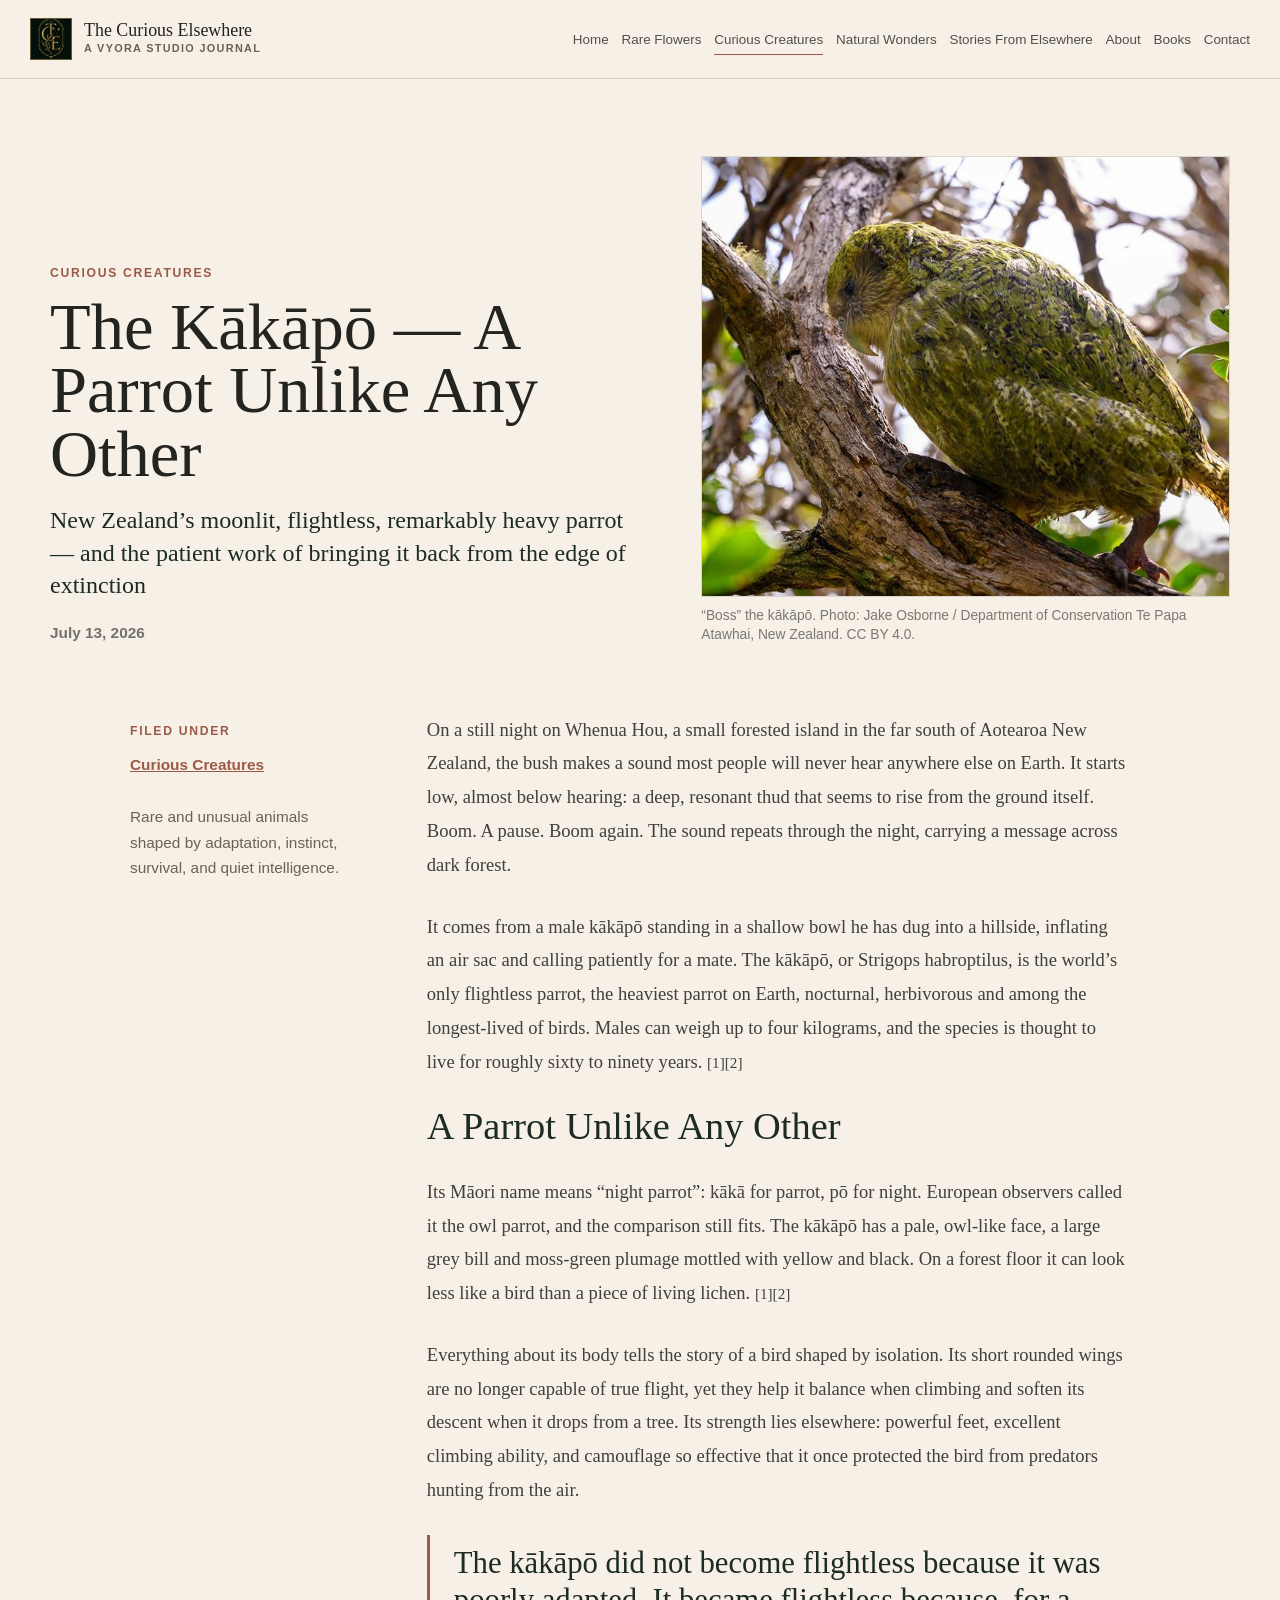
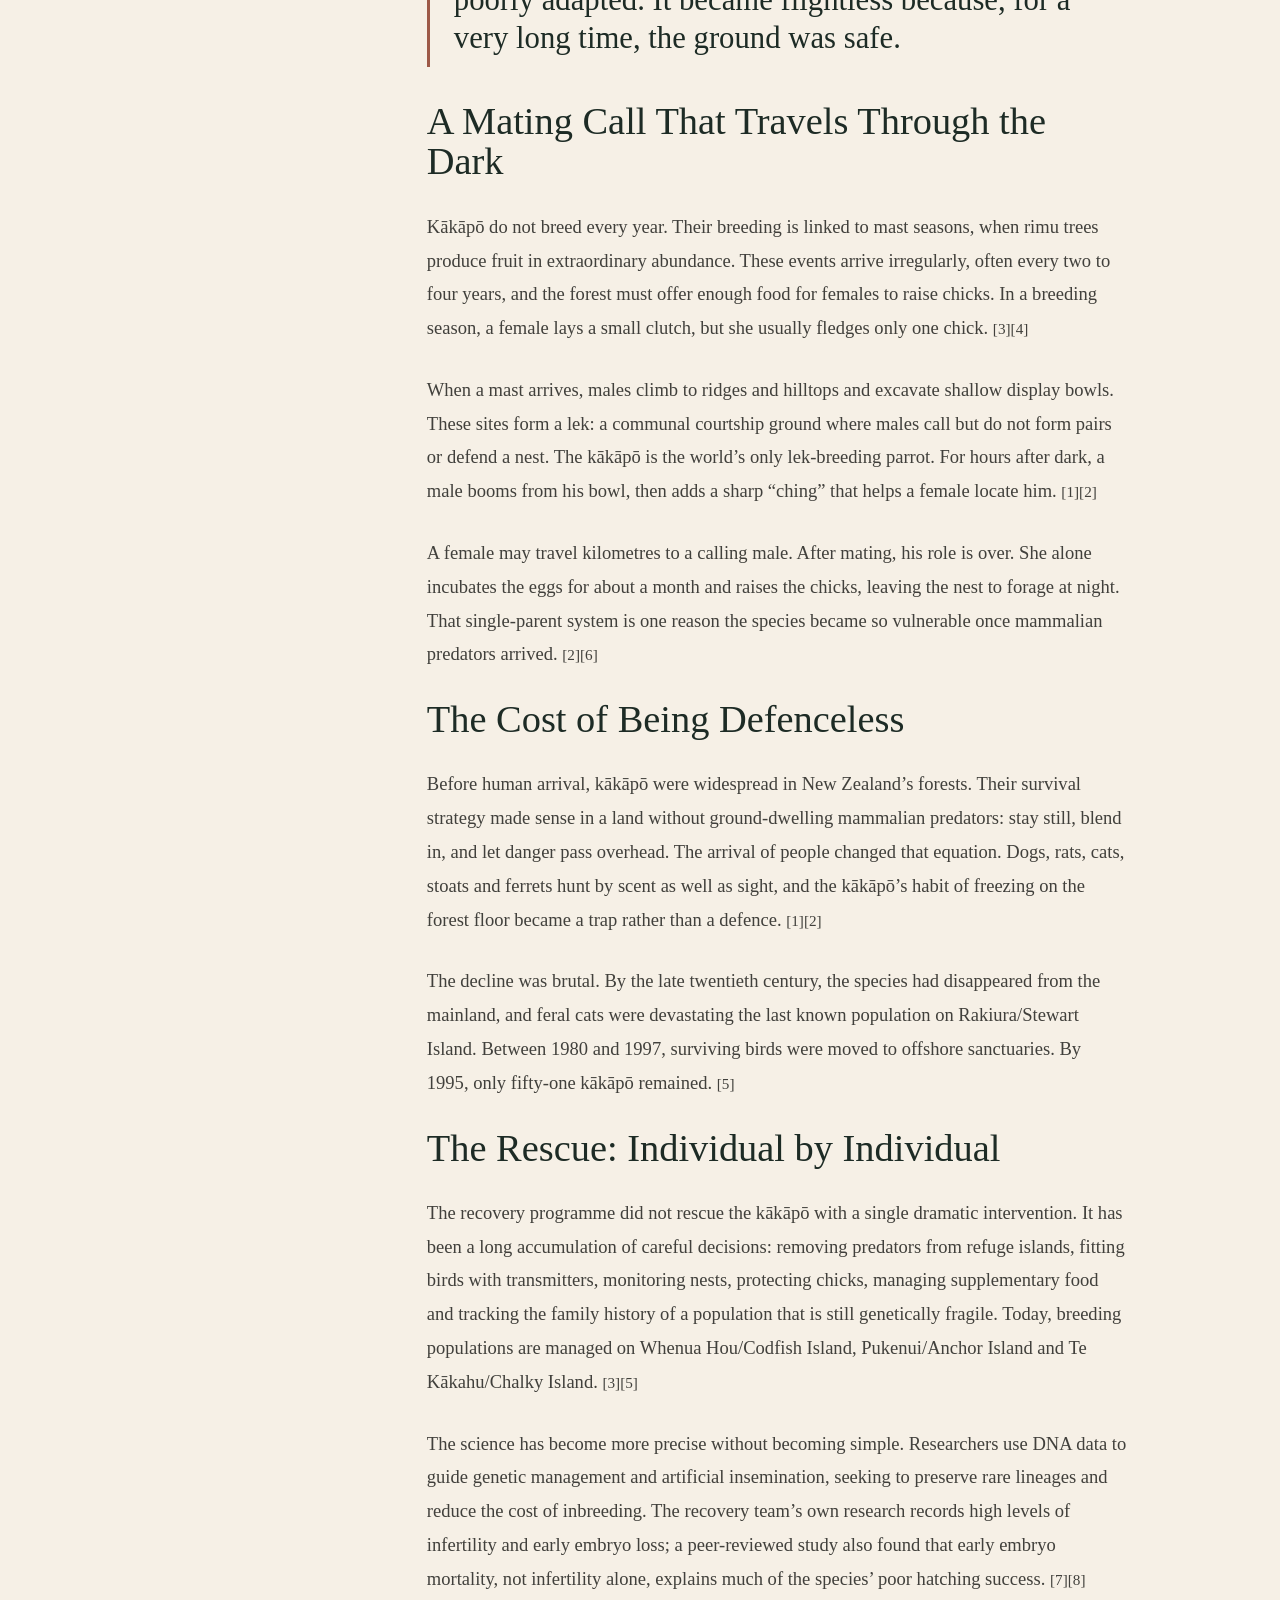
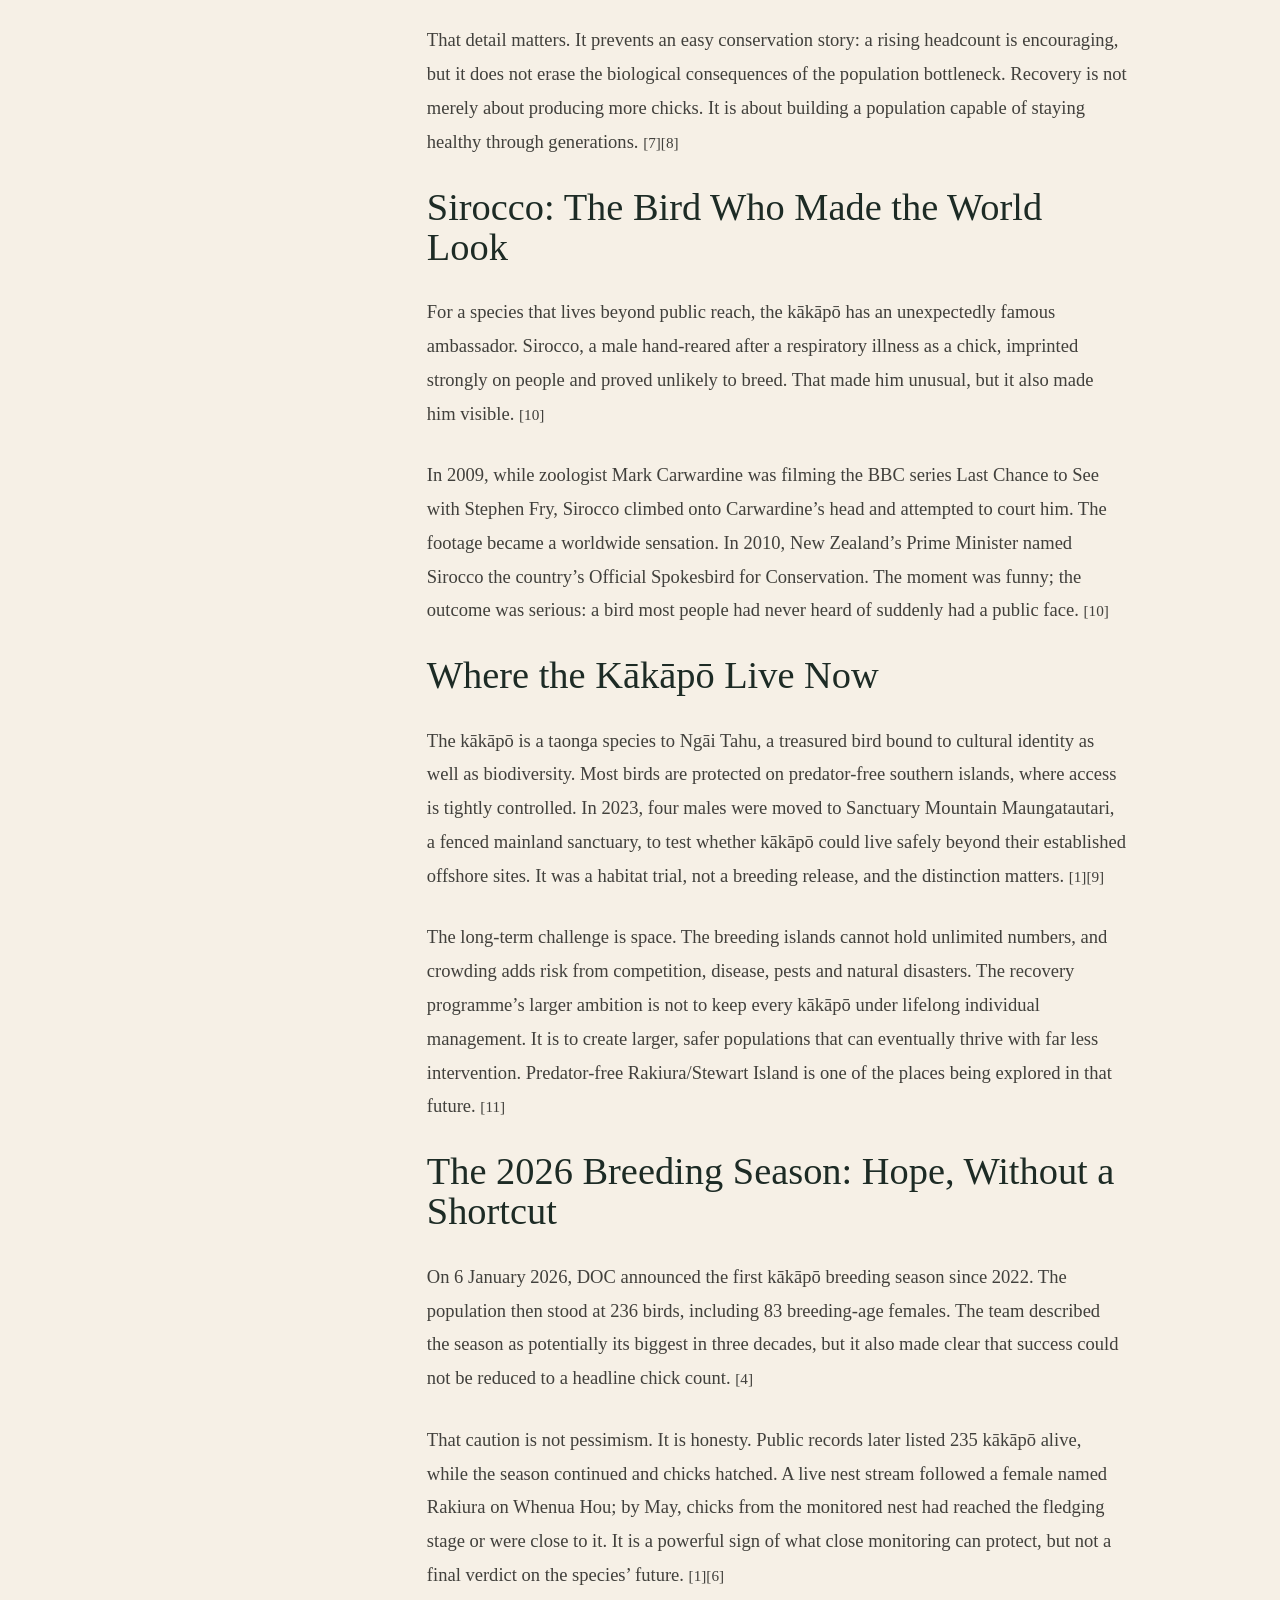
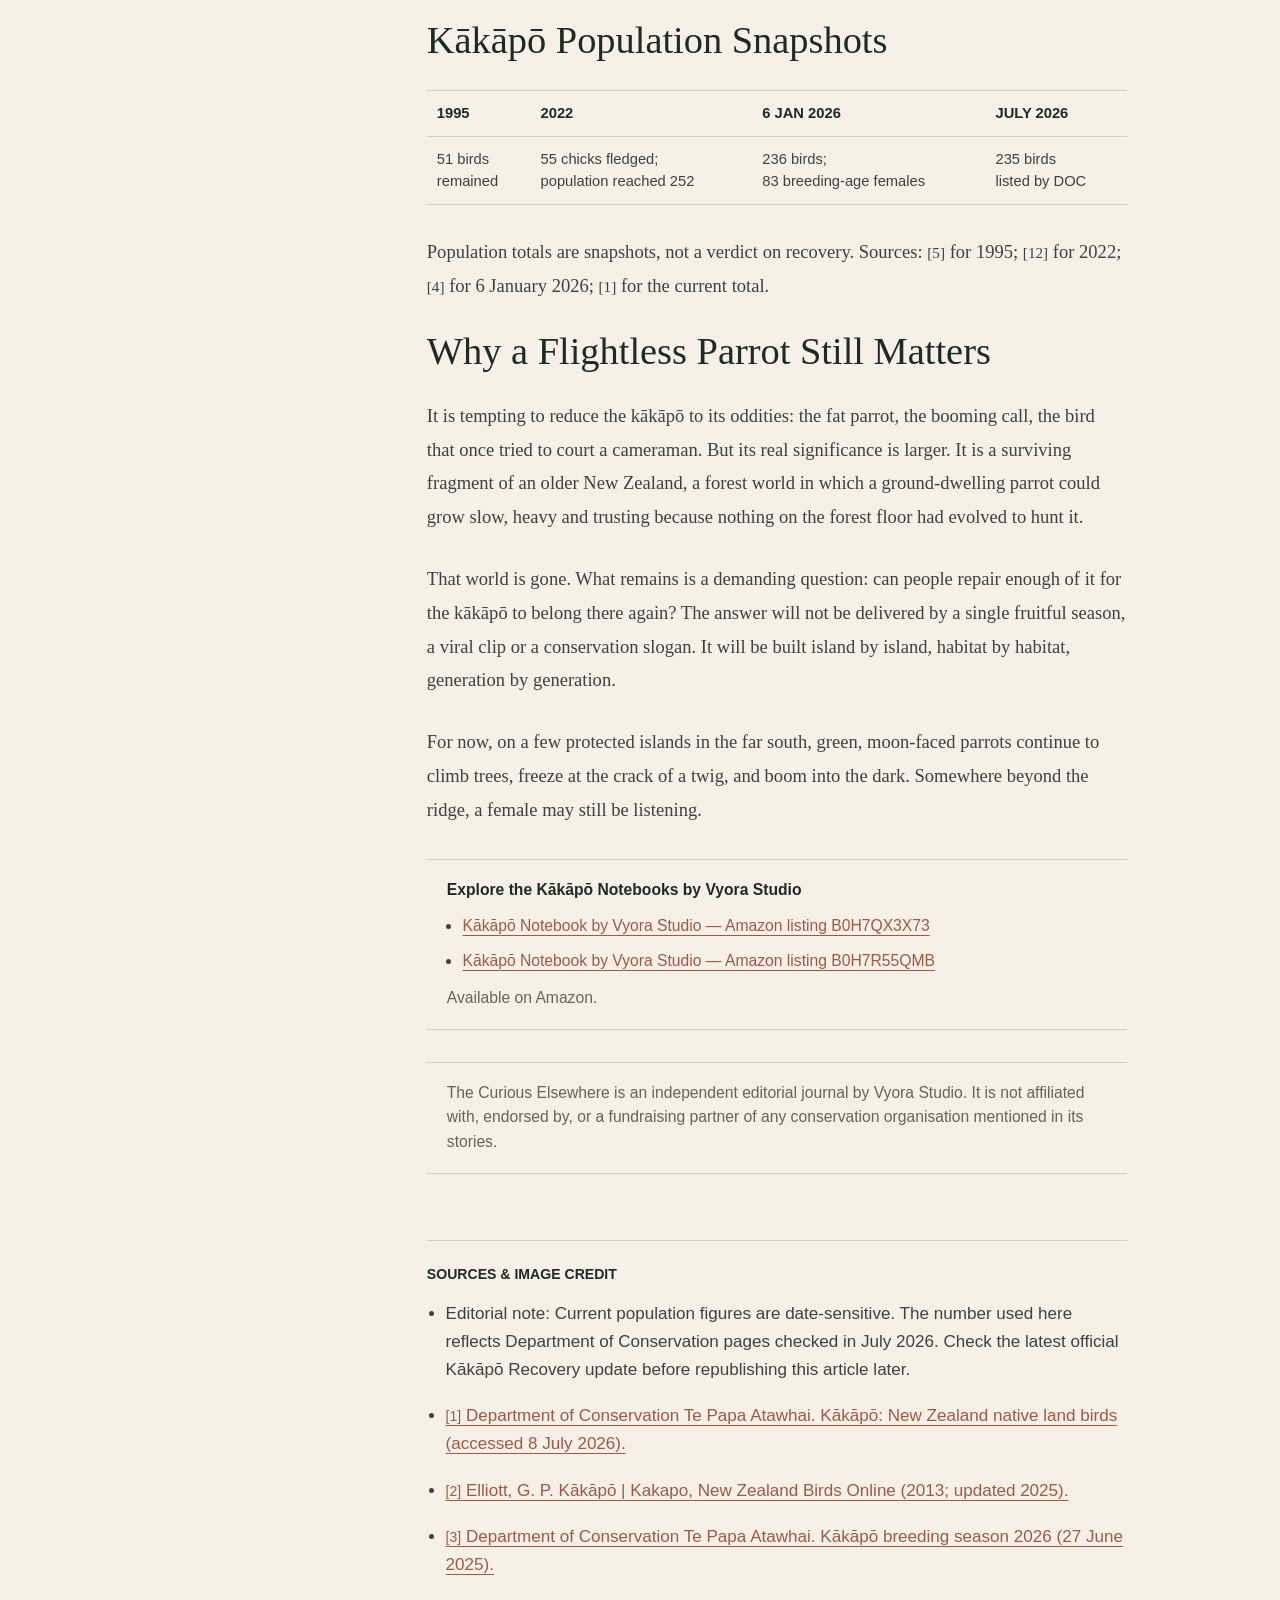
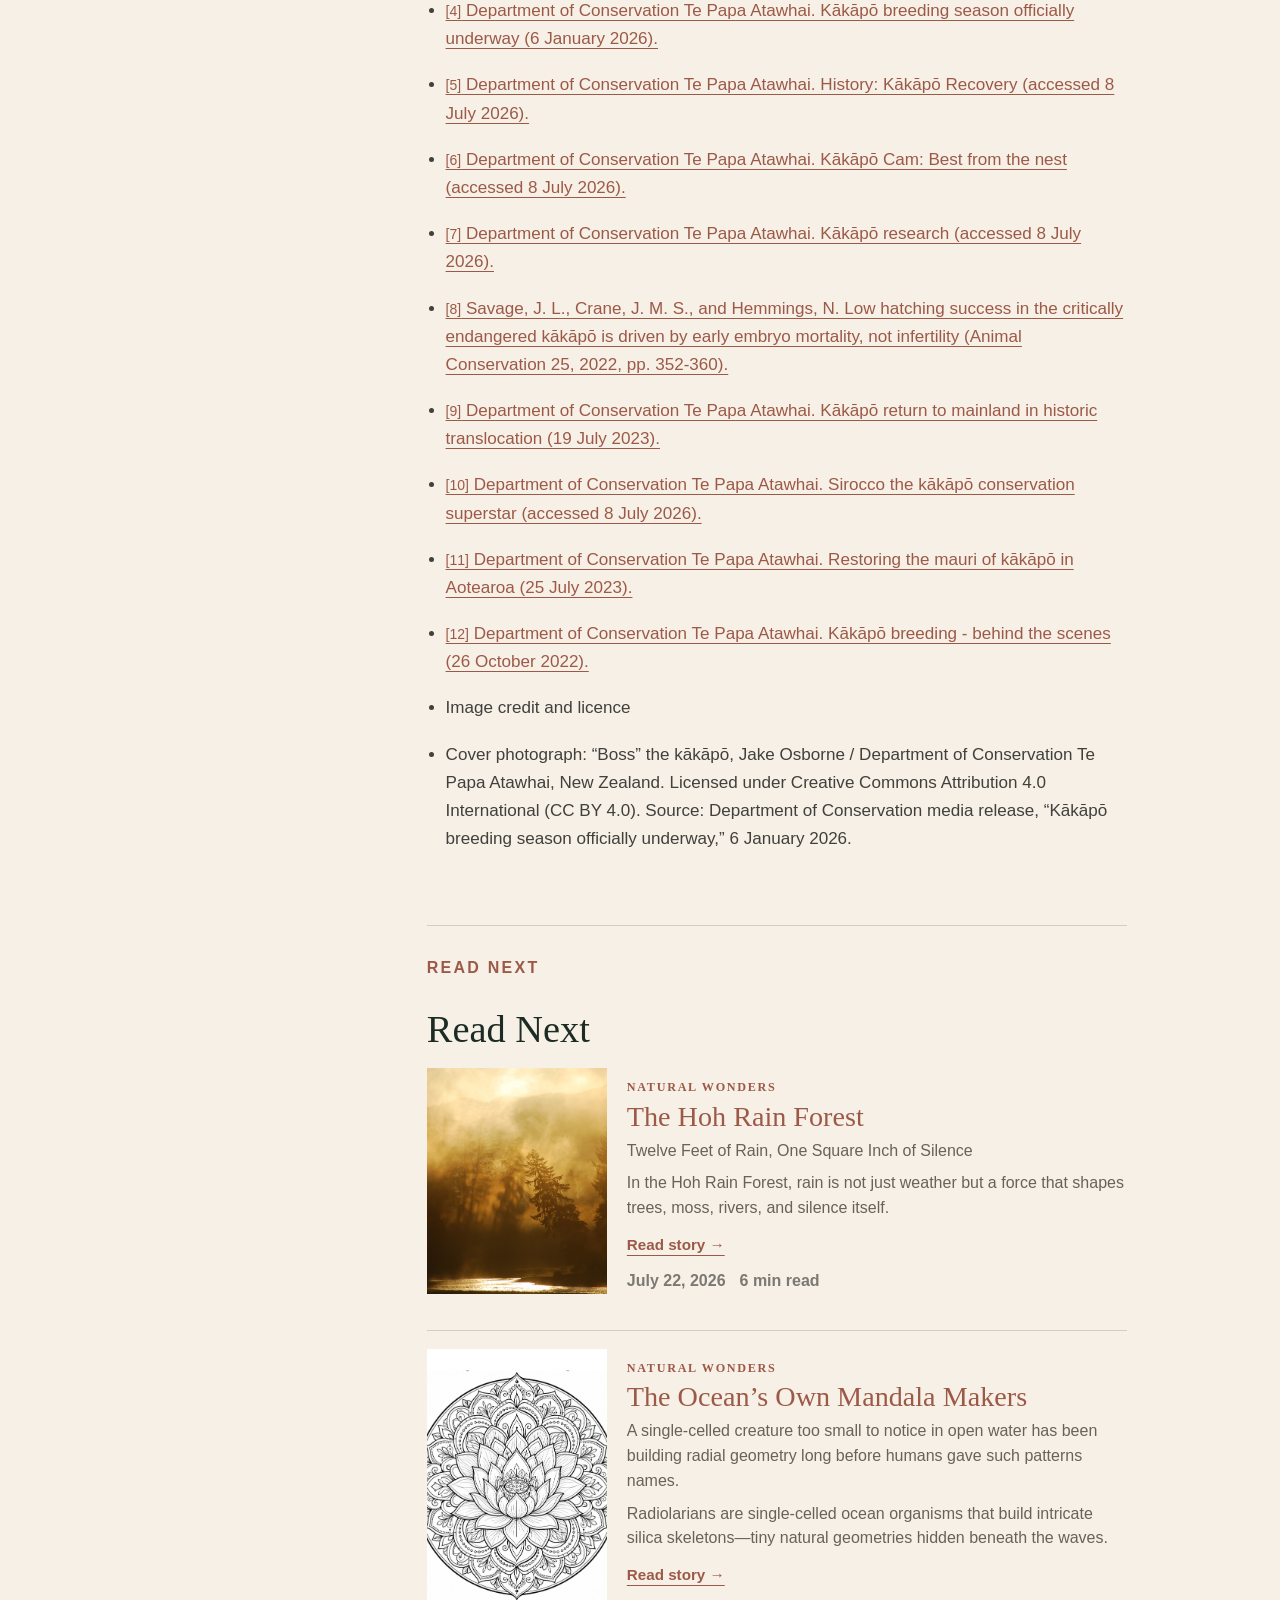
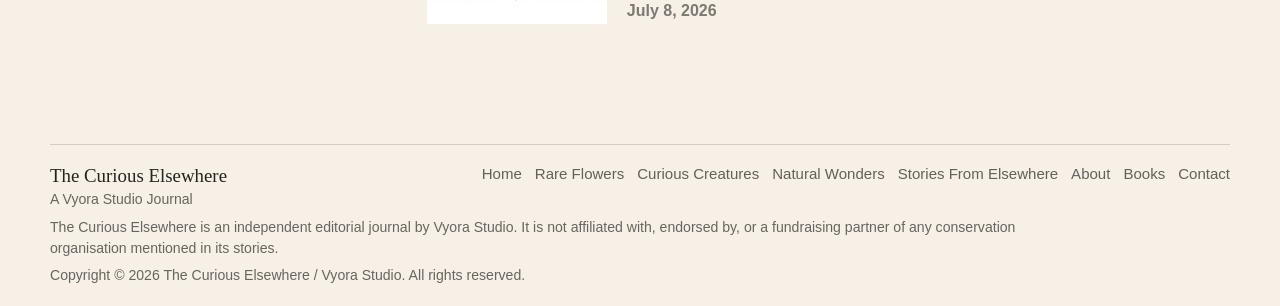
<file: articles/the-kakapo-parrot-unlike-any-other/index.html>
<!doctype html>
<html lang="en">
<head>
  <meta charset="utf-8">
  <meta name="viewport" content="width=device-width, initial-scale=1">
  <title>The Kākāpō — A Parrot Unlike Any Other | The Curious Elsewhere</title>
  <meta name="description" content="On Whenua Hou, the night carries a deep, resonant boom—the courtship call of one of the world’s rarest and most unusual parrots.">
  <meta name="theme-color" content="#283a32">
  <meta property="og:title" content="The Kākāpō — A Parrot Unlike Any Other | The Curious Elsewhere">
  <meta property="og:description" content="On Whenua Hou, the night carries a deep, resonant boom—the courtship call of one of the world’s rarest and most unusual parrots.">
  <meta property="og:type" content="website">
  <meta property="og:image" content="../../assets/images/articles/the-kakapo-parrot-unlike-any-other/kakapo-hero.png">
  <link rel="icon" href="data:,">
  <link rel="stylesheet" href="../../assets/styles.css">
  <script type="application/ld+json">{"@context":"https://schema.org","@type":"Article","headline":"The Kākāpō — A Parrot Unlike Any Other","description":"On Whenua Hou, the night carries a deep, resonant boom—the courtship call of one of the world’s rarest and most unusual parrots.","datePublished":"2026-07-13","author":{"@type":"Organization","name":"Vyora Studio"},"publisher":{"@type":"Organization","name":"Vyora Studio"},"articleSection":"Curious Creatures"}</script>
</head>
<body class="article-page">
  <a class="skip-link" href="#main">Skip to main content</a>
  <header class="site-header">
    <div class="nav-shell">
      <a class="brand" href="../../index.html" aria-label="The Curious Elsewhere home">
        <span class="brand__seal" aria-hidden="true"><img src="../../assets/tce-logo.png" alt=""></span>
        <span class="brand__text">
          <strong>The Curious Elsewhere</strong>
          <span>A Vyora Studio Journal</span>
        </span>
      </a>
      <button class="nav-toggle" type="button" aria-expanded="false" aria-controls="site-nav">
        <span></span>
        <span></span>
        <span class="sr-only">Open menu</span>
      </button>
      <nav class="site-nav" id="site-nav" aria-label="Main navigation">
        <a href="../../index.html">Home</a><a href="../../categories/rare-flowers/index.html">Rare Flowers</a><a href="../../categories/curious-creatures/index.html" aria-current="page">Curious Creatures</a><a href="../../categories/natural-wonders/index.html">Natural Wonders</a><a href="../../categories/stories-from-elsewhere/index.html">Stories From Elsewhere</a><a href="../../about/index.html">About</a><a href="../../books/index.html">Books</a><a href="../../contact/index.html">Contact</a>
      </nav>
    </div>
  </header>
  <main id="main">

    <article class="article">
      <header class="article-hero">
        <div class="article-hero__copy">
          <a class="kicker kicker-link" href="../../categories/curious-creatures/index.html">Curious Creatures</a>
          <h1>The Kākāpō — A Parrot Unlike Any Other</h1>
          <p class="article-deck">New Zealand’s moonlit, flightless, remarkably heavy parrot — and the patient work of bringing it back from the edge of extinction</p>
          <div class="article-meta">
            <time datetime="2026-07-13">July 13, 2026</time>
            <span></span>
          </div>
        </div>
        <figure class="article-hero__media">
          <img class="article-hero__image" src="../../assets/images/articles/the-kakapo-parrot-unlike-any-other/kakapo-hero.png" alt="“Boss” the kākāpō." loading="eager" decoding="async" fetchpriority="high">
          <figcaption>“Boss” the kākāpō. Photo: Jake Osborne / Department of Conservation Te Papa Atawhai, New Zealand. CC BY 4.0.</figcaption>
        </figure>
      </header>

      <div class="article-layout">
        <aside class="article-aside" aria-label="Article context">
          <p class="kicker">Filed Under</p>
          <a href="../../categories/curious-creatures/index.html">Curious Creatures</a>
          <p>Rare and unusual animals shaped by adaptation, instinct, survival, and quiet intelligence.</p>
          
        </aside>
        <div class="article-body">
          <p>On a still night on Whenua Hou, a small forested island in the far south of Aotearoa New Zealand, the bush makes a sound most people will never hear anywhere else on Earth. It starts low, almost below hearing: a deep, resonant thud that seems to rise from the ground itself. Boom. A pause. Boom again. The sound repeats through the night, carrying a message across dark forest.</p>
<p>It comes from a male kākāpō standing in a shallow bowl he has dug into a hillside, inflating an air sac and calling patiently for a mate. The kākāpō, or Strigops habroptilus, is the world’s only flightless parrot, the heaviest parrot on Earth, nocturnal, herbivorous and among the longest-lived of birds. Males can weigh up to four kilograms, and the species is thought to live for roughly sixty to ninety years. <span class="ref-marker">[1]</span><span class="ref-marker">[2]</span></p>
<h2>A Parrot Unlike Any Other</h2>
<p>Its Māori name means “night parrot”: kākā for parrot, pō for night. European observers called it the owl parrot, and the comparison still fits. The kākāpō has a pale, owl-like face, a large grey bill and moss-green plumage mottled with yellow and black. On a forest floor it can look less like a bird than a piece of living lichen. <span class="ref-marker">[1]</span><span class="ref-marker">[2]</span></p>
<p>Everything about its body tells the story of a bird shaped by isolation. Its short rounded wings are no longer capable of true flight, yet they help it balance when climbing and soften its descent when it drops from a tree. Its strength lies elsewhere: powerful feet, excellent climbing ability, and camouflage so effective that it once protected the bird from predators hunting from the air.</p>
<blockquote>The kākāpō did not become flightless because it was poorly adapted. It became flightless because, for a very long time, the ground was safe.</blockquote>
<h2>A Mating Call That Travels Through the Dark</h2>
<p>Kākāpō do not breed every year. Their breeding is linked to mast seasons, when rimu trees produce fruit in extraordinary abundance. These events arrive irregularly, often every two to four years, and the forest must offer enough food for females to raise chicks. In a breeding season, a female lays a small clutch, but she usually fledges only one chick. <span class="ref-marker">[3]</span><span class="ref-marker">[4]</span></p>
<p>When a mast arrives, males climb to ridges and hilltops and excavate shallow display bowls. These sites form a lek: a communal courtship ground where males call but do not form pairs or defend a nest. The kākāpō is the world’s only lek-breeding parrot. For hours after dark, a male booms from his bowl, then adds a sharp “ching” that helps a female locate him. <span class="ref-marker">[1]</span><span class="ref-marker">[2]</span></p>
<p>A female may travel kilometres to a calling male. After mating, his role is over. She alone incubates the eggs for about a month and raises the chicks, leaving the nest to forage at night. That single-parent system is one reason the species became so vulnerable once mammalian predators arrived. <span class="ref-marker">[2]</span><span class="ref-marker">[6]</span></p>
<h2>The Cost of Being Defenceless</h2>
<p>Before human arrival, kākāpō were widespread in New Zealand’s forests. Their survival strategy made sense in a land without ground-dwelling mammalian predators: stay still, blend in, and let danger pass overhead. The arrival of people changed that equation. Dogs, rats, cats, stoats and ferrets hunt by scent as well as sight, and the kākāpō’s habit of freezing on the forest floor became a trap rather than a defence. <span class="ref-marker">[1]</span><span class="ref-marker">[2]</span></p>
<p>The decline was brutal. By the late twentieth century, the species had disappeared from the mainland, and feral cats were devastating the last known population on Rakiura/Stewart Island. Between 1980 and 1997, surviving birds were moved to offshore sanctuaries. By 1995, only fifty-one kākāpō remained. <span class="ref-marker">[5]</span></p>
<h2>The Rescue: Individual by Individual</h2>
<p>The recovery programme did not rescue the kākāpō with a single dramatic intervention. It has been a long accumulation of careful decisions: removing predators from refuge islands, fitting birds with transmitters, monitoring nests, protecting chicks, managing supplementary food and tracking the family history of a population that is still genetically fragile. Today, breeding populations are managed on Whenua Hou/Codfish Island, Pukenui/Anchor Island and Te Kākahu/Chalky Island. <span class="ref-marker">[3]</span><span class="ref-marker">[5]</span></p>
<p>The science has become more precise without becoming simple. Researchers use DNA data to guide genetic management and artificial insemination, seeking to preserve rare lineages and reduce the cost of inbreeding. The recovery team’s own research records high levels of infertility and early embryo loss; a peer-reviewed study also found that early embryo mortality, not infertility alone, explains much of the species’ poor hatching success. <span class="ref-marker">[7]</span><span class="ref-marker">[8]</span></p>
<p>That detail matters. It prevents an easy conservation story: a rising headcount is encouraging, but it does not erase the biological consequences of the population bottleneck. Recovery is not merely about producing more chicks. It is about building a population capable of staying healthy through generations. <span class="ref-marker">[7]</span><span class="ref-marker">[8]</span></p>
<h2>Sirocco: The Bird Who Made the World Look</h2>
<p>For a species that lives beyond public reach, the kākāpō has an unexpectedly famous ambassador. Sirocco, a male hand-reared after a respiratory illness as a chick, imprinted strongly on people and proved unlikely to breed. That made him unusual, but it also made him visible. <span class="ref-marker">[10]</span></p>
<p>In 2009, while zoologist Mark Carwardine was filming the BBC series Last Chance to See with Stephen Fry, Sirocco climbed onto Carwardine’s head and attempted to court him. The footage became a worldwide sensation. In 2010, New Zealand’s Prime Minister named Sirocco the country’s Official Spokesbird for Conservation. The moment was funny; the outcome was serious: a bird most people had never heard of suddenly had a public face. <span class="ref-marker">[10]</span></p>
<h2>Where the Kākāpō Live Now</h2>
<p>The kākāpō is a taonga species to Ngāi Tahu, a treasured bird bound to cultural identity as well as biodiversity. Most birds are protected on predator-free southern islands, where access is tightly controlled. In 2023, four males were moved to Sanctuary Mountain Maungatautari, a fenced mainland sanctuary, to test whether kākāpō could live safely beyond their established offshore sites. It was a habitat trial, not a breeding release, and the distinction matters. <span class="ref-marker">[1]</span><span class="ref-marker">[9]</span></p>
<p>The long-term challenge is space. The breeding islands cannot hold unlimited numbers, and crowding adds risk from competition, disease, pests and natural disasters. The recovery programme’s larger ambition is not to keep every kākāpō under lifelong individual management. It is to create larger, safer populations that can eventually thrive with far less intervention. Predator-free Rakiura/Stewart Island is one of the places being explored in that future. <span class="ref-marker">[11]</span></p>
<h2>The 2026 Breeding Season: Hope, Without a Shortcut</h2>
<p>On 6 January 2026, DOC announced the first kākāpō breeding season since 2022. The population then stood at 236 birds, including 83 breeding-age females. The team described the season as potentially its biggest in three decades, but it also made clear that success could not be reduced to a headline chick count. <span class="ref-marker">[4]</span></p>
<p>That caution is not pessimism. It is honesty. Public records later listed 235 kākāpō alive, while the season continued and chicks hatched. A live nest stream followed a female named Rakiura on Whenua Hou; by May, chicks from the monitored nest had reached the fledging stage or were close to it. It is a powerful sign of what close monitoring can protect, but not a final verdict on the species’ future. <span class="ref-marker">[1]</span><span class="ref-marker">[6]</span></p>
<h2>Kākāpō Population Snapshots</h2>
<table class="article-table">
  <thead>
    <tr><th>1995</th><th>2022</th><th>6 JAN 2026</th><th>JULY 2026</th></tr>
  </thead>
  <tbody>
    <tr><td>51 birds<br>remained</td><td>55 chicks fledged;<br>population reached 252</td><td>236 birds;<br>83 breeding-age females</td><td>235 birds<br>listed by DOC</td></tr>
  </tbody>
</table>
<p>Population totals are snapshots, not a verdict on recovery. Sources: <span class="ref-marker">[5]</span> for 1995; <span class="ref-marker">[12]</span> for 2022; <span class="ref-marker">[4]</span> for 6 January 2026; <span class="ref-marker">[1]</span> for the current total.</p>
<h2>Why a Flightless Parrot Still Matters</h2>
<p>It is tempting to reduce the kākāpō to its oddities: the fat parrot, the booming call, the bird that once tried to court a cameraman. But its real significance is larger. It is a surviving fragment of an older New Zealand, a forest world in which a ground-dwelling parrot could grow slow, heavy and trusting because nothing on the forest floor had evolved to hunt it.</p>
<p>That world is gone. What remains is a demanding question: can people repair enough of it for the kākāpō to belong there again? The answer will not be delivered by a single fruitful season, a viral clip or a conservation slogan. It will be built island by island, habitat by habitat, generation by generation.</p>
<p>For now, on a few protected islands in the far south, green, moon-faced parrots continue to climb trees, freeze at the crack of a twig, and boom into the dark. Somewhere beyond the ridge, a female may still be listening.</p>
<aside class="article-product-callout" aria-label="Vyora Studio product links">
  <p class="article-product-callout__title">Explore the Kākāpō Notebooks by Vyora Studio</p>
  <ul>
    <li><a href="https://www.amazon.com/dp/B0H7QX3X73" target="_blank" rel="noopener noreferrer">Kākāpō Notebook by Vyora Studio — Amazon listing B0H7QX3X73</a></li>
    <li><a href="https://www.amazon.com/dp/B0H7R55QMB" target="_blank" rel="noopener noreferrer">Kākāpō Notebook by Vyora Studio — Amazon listing B0H7R55QMB</a></li>
  </ul>
  <p class="article-product-callout__note">Available on Amazon.</p>
</aside>
<aside class="article-editorial-note">The Curious Elsewhere is an independent editorial journal by Vyora Studio. It is not affiliated with, endorsed by, or a fundraising partner of any conservation organisation mentioned in its stories.</aside>
          
          <section class="article-sources" aria-labelledby="article-sources-title">
  <h2 id="article-sources-title">SOURCES &amp; IMAGE CREDIT</h2>
  <ul><li>Editorial note: Current population figures are date-sensitive. The number used here reflects Department of Conservation pages checked in July 2026. Check the latest official Kākāpō Recovery update before republishing this article later.</li></ul>
<ul><li><a href="https://www.doc.govt.nz/nature/native-animals/birds/birds-a-z/kakapo/" target="_blank" rel="noopener noreferrer"><span class="ref-marker">[1]</span> Department of Conservation Te Papa Atawhai. Kākāpō: New Zealand native land birds (accessed 8 July 2026).</a></li></ul>
<ul><li><a href="https://www.nzbirdsonline.org.nz/species/kakapo" target="_blank" rel="noopener noreferrer"><span class="ref-marker">[2]</span> Elliott, G. P. Kākāpō | Kakapo, New Zealand Birds Online (2013; updated 2025).</a></li></ul>
<ul><li><a href="https://blog.doc.govt.nz/2025/06/27/kakapo-breeding-season-2026/" target="_blank" rel="noopener noreferrer"><span class="ref-marker">[3]</span> Department of Conservation Te Papa Atawhai. Kākāpō breeding season 2026 (27 June 2025).</a></li></ul>
<ul><li><a href="https://www.doc.govt.nz/news/media-releases/2026-media-releases/kakapo-breeding-season-officially-underway/" target="_blank" rel="noopener noreferrer"><span class="ref-marker">[4]</span> Department of Conservation Te Papa Atawhai. Kākāpō breeding season officially underway (6 January 2026).</a></li></ul>
<ul><li><a href="https://www.doc.govt.nz/our-work/kakapo-recovery/what-we-do/history/" target="_blank" rel="noopener noreferrer"><span class="ref-marker">[5]</span> Department of Conservation Te Papa Atawhai. History: Kākāpō Recovery (accessed 8 July 2026).</a></li></ul>
<ul><li><a href="https://www.doc.govt.nz/our-work/kakapo-recovery/what-we-do/kakapo-cam-best-from-the-nest/" target="_blank" rel="noopener noreferrer"><span class="ref-marker">[6]</span> Department of Conservation Te Papa Atawhai. Kākāpō Cam: Best from the nest (accessed 8 July 2026).</a></li></ul>
<ul><li><a href="https://www.doc.govt.nz/our-work/kakapo-recovery/what-we-do/research-for-the-future/" target="_blank" rel="noopener noreferrer"><span class="ref-marker">[7]</span> Department of Conservation Te Papa Atawhai. Kākāpō research (accessed 8 July 2026).</a></li></ul>
<ul><li><a href="https://doi.org/10.1111/acv.12746" target="_blank" rel="noopener noreferrer"><span class="ref-marker">[8]</span> Savage, J. L., Crane, J. M. S., and Hemmings, N. Low hatching success in the critically endangered kākāpō is driven by early embryo mortality, not infertility (Animal Conservation 25, 2022, pp. 352-360).</a></li></ul>
<ul><li><a href="https://www.doc.govt.nz/news/media-releases/2023-media-releases/kakapo-return-to-mainland-in-historic-translocation/" target="_blank" rel="noopener noreferrer"><span class="ref-marker">[9]</span> Department of Conservation Te Papa Atawhai. Kākāpō return to mainland in historic translocation (19 July 2023).</a></li></ul>
<ul><li><a href="https://www.doc.govt.nz/nature/native-animals/birds/birds-a-z/kakapo/sirocco/" target="_blank" rel="noopener noreferrer"><span class="ref-marker">[10]</span> Department of Conservation Te Papa Atawhai. Sirocco the kākāpō conservation superstar (accessed 8 July 2026).</a></li></ul>
<ul><li><a href="https://blog.doc.govt.nz/2023/07/25/restoring-the-mauri-of-kakapo-in-aotearoa/" target="_blank" rel="noopener noreferrer"><span class="ref-marker">[11]</span> Department of Conservation Te Papa Atawhai. Restoring the mauri of kākāpō in Aotearoa (25 July 2023).</a></li></ul>
<ul><li><a href="https://blog.doc.govt.nz/2022/10/26/kakapo-breeding-behind-the-scenes/" target="_blank" rel="noopener noreferrer"><span class="ref-marker">[12]</span> Department of Conservation Te Papa Atawhai. Kākāpō breeding - behind the scenes (26 October 2022).</a></li></ul>
<ul><li>Image credit and licence</li></ul>
<ul><li>Cover photograph: “Boss” the kākāpō, Jake Osborne / Department of Conservation Te Papa Atawhai, New Zealand. Licensed under Creative Commons Attribution 4.0 International (CC BY 4.0). Source: Department of Conservation media release, “Kākāpō breeding season officially underway,” 6 January 2026.</li></ul>
</section>
          <section class="article-panel read-next" aria-labelledby="read-next-title">
  <p class="kicker">Read Next</p>
  <h2 id="read-next-title">Read Next</h2>
  <div class="read-next-grid">
    <article class="story-card">
  <a class="story-card__link" href="../../articles/the-hoh-rain-forest/index.html">
    <figure class="story-card__figure">
      <img class="story-card__image" src="../../assets/images/hoh-rain-forest-sunrise.jpg" alt="Sunrise over the Hoh Rain Forest and Hoh River in Olympic National Park." loading="eager" decoding="async" fetchpriority="high">
    </figure>
    <div class="story-card__copy">
      <span class="kicker">Natural Wonders</span>
      <h3>The Hoh Rain Forest</h3>
      <p class="story-card__subtitle">Twelve Feet of Rain, One Square Inch of Silence</p>
      <p>In the Hoh Rain Forest, rain is not just weather but a force that shapes trees, moss, rivers, and silence itself.</p>
      <span class="story-card__read">Read story &rarr;</span>
      <p class="story-meta">
        <time datetime="2026-07-22">July 22, 2026</time>
        <span>6 min read</span>
      </p>
    </div>
  </a>
</article><article class="story-card">
  <a class="story-card__link" href="../../articles/the-oceans-own-mandala-makers/index.html">
    <figure class="story-card__figure">
      <img class="story-card__image" src="../../assets/images/articles/the-oceans-own-mandala-makers/mandala-makers-hero.png" alt="Mandala illustration inspired by microscopic ocean geometry, from Vyora Studio." loading="eager" decoding="async" fetchpriority="high">
    </figure>
    <div class="story-card__copy">
      <span class="kicker">Natural Wonders</span>
      <h3>The Ocean’s Own Mandala Makers</h3>
      <p class="story-card__subtitle">A single-celled creature too small to notice in open water has been building radial geometry long before humans gave such patterns names.</p>
      <p>Radiolarians are single-celled ocean organisms that build intricate silica skeletons—tiny natural geometries hidden beneath the waves.</p>
      <span class="story-card__read">Read story &rarr;</span>
      <p class="story-meta">
        <time datetime="2026-07-08">July 8, 2026</time>
        
      </p>
    </div>
  </a>
</article>
  </div>
</section>
        </div>
      </div>
    </article>
  </main>
  <footer class="site-footer">
    <div class="footer-grid">
      <div>
        <p class="footer-brand">The Curious Elsewhere</p>
        <p class="footer-subtitle">A Vyora Studio Journal</p>
      </div>
      <nav aria-label="Footer navigation">
        <a href="../../index.html">Home</a><a href="../../categories/rare-flowers/index.html">Rare Flowers</a><a href="../../categories/curious-creatures/index.html" aria-current="page">Curious Creatures</a><a href="../../categories/natural-wonders/index.html">Natural Wonders</a><a href="../../categories/stories-from-elsewhere/index.html">Stories From Elsewhere</a><a href="../../about/index.html">About</a><a href="../../books/index.html">Books</a><a href="../../contact/index.html">Contact</a>
      </nav>
      <p class="footer-disclaimer">The Curious Elsewhere is an independent editorial journal by Vyora Studio. It is not affiliated with, endorsed by, or a fundraising partner of any conservation organisation mentioned in its stories.</p>
      <p class="footer-note">Copyright &copy; 2026 The Curious Elsewhere / Vyora Studio. All rights reserved.</p>
    </div>
  </footer>
  <script src="../../assets/main.js" defer></script>
</body>
</html>
</file>
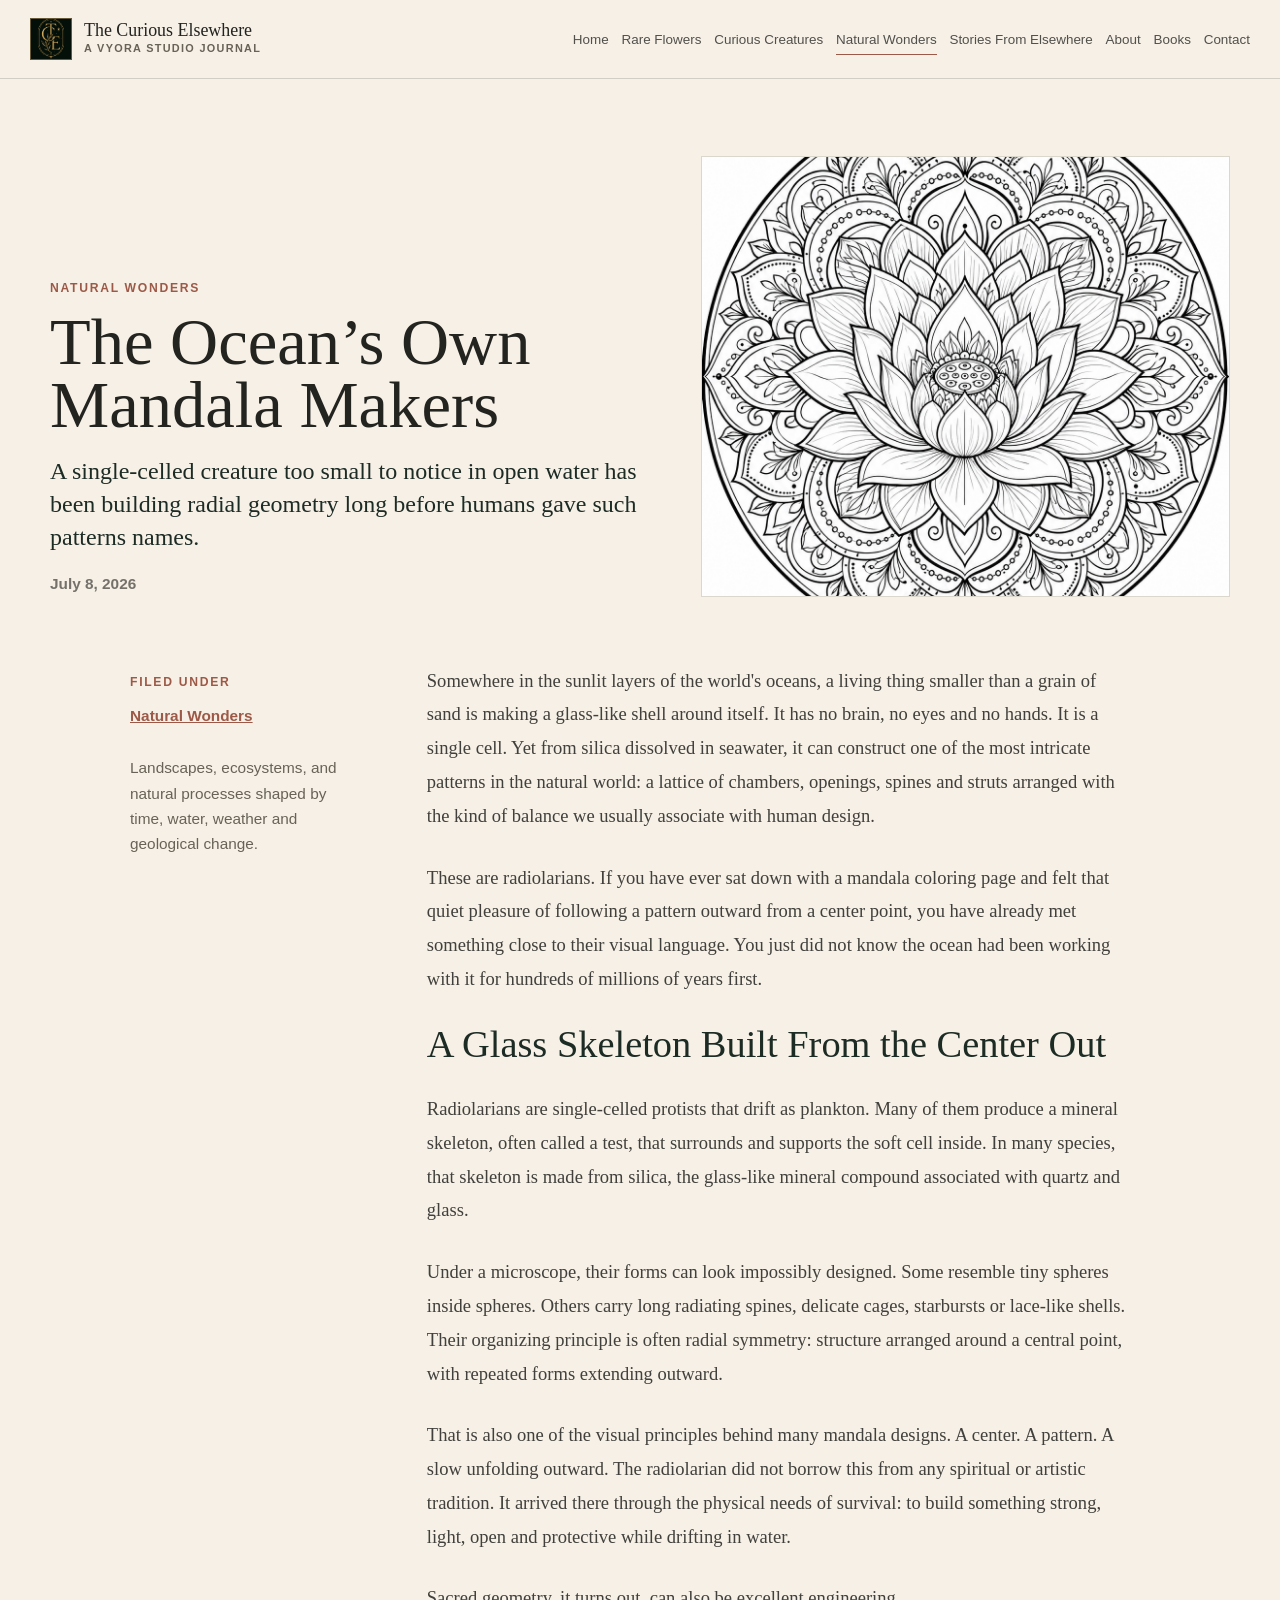
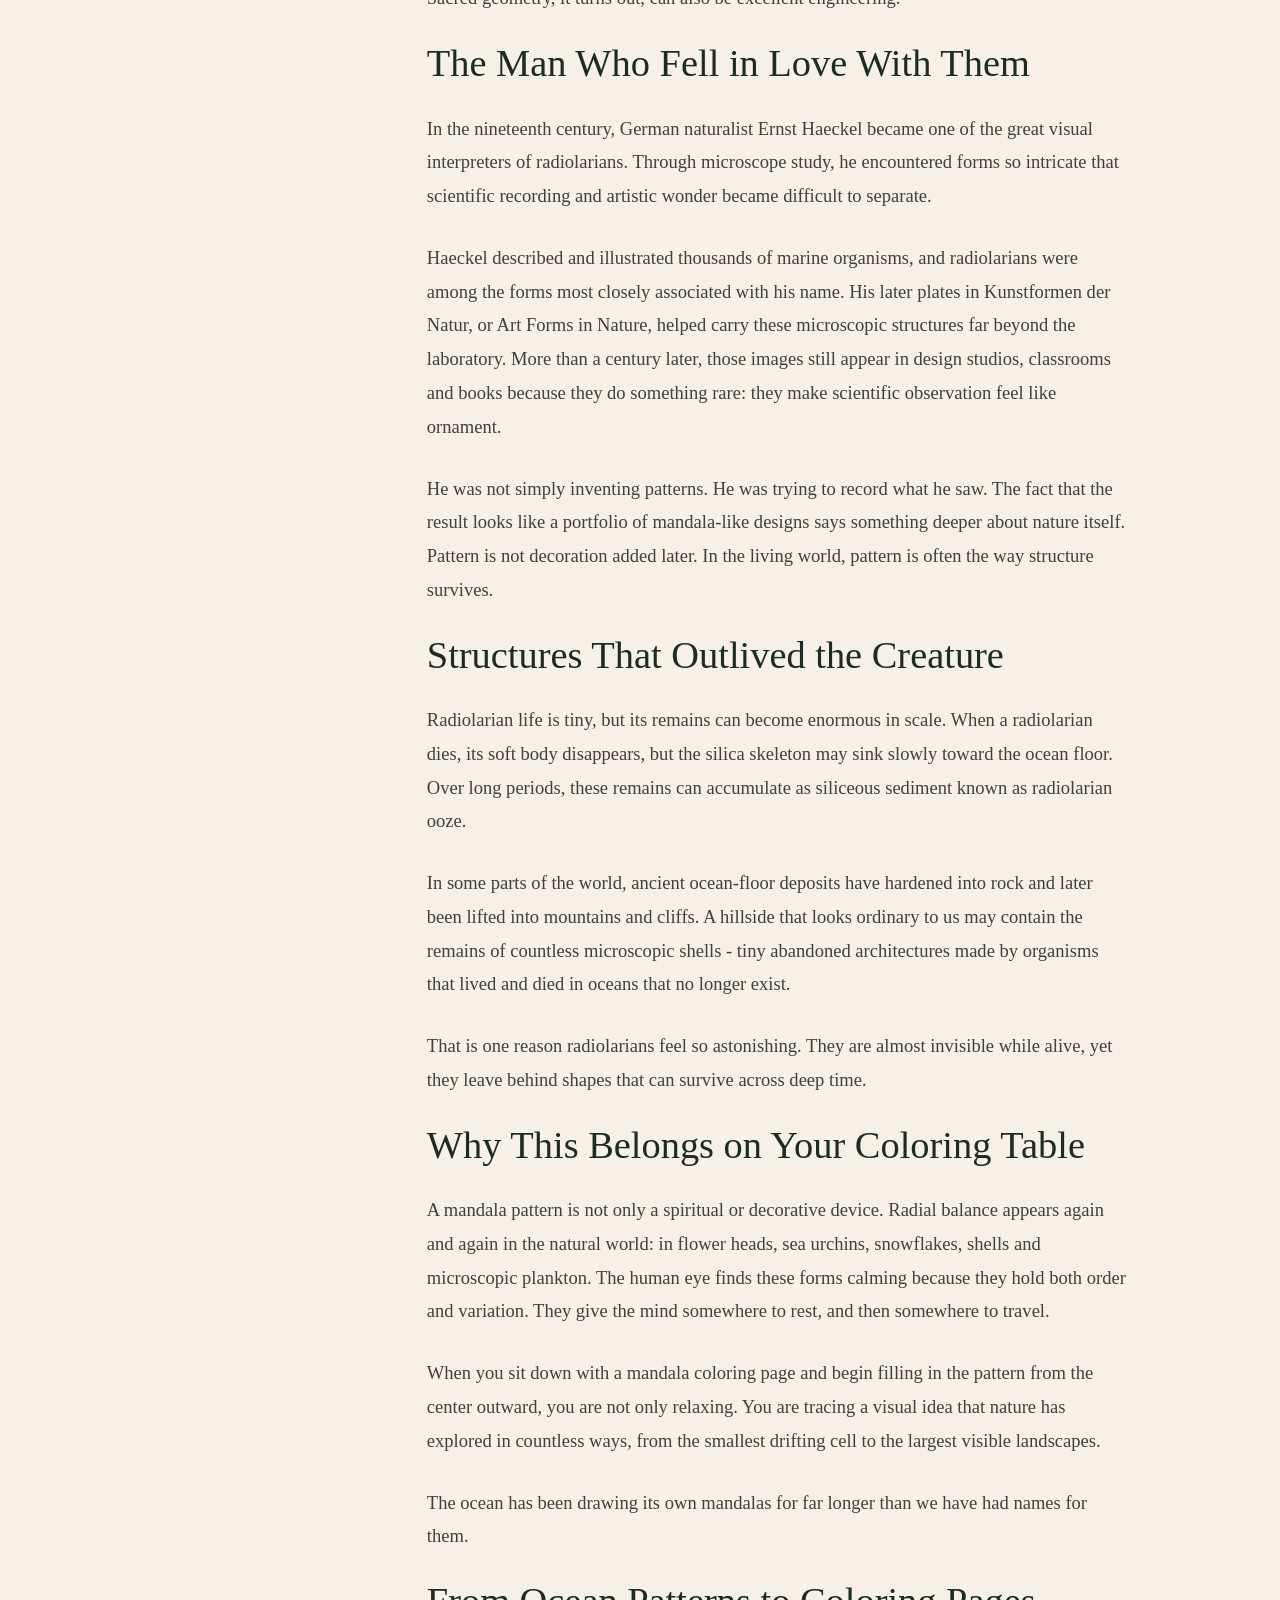
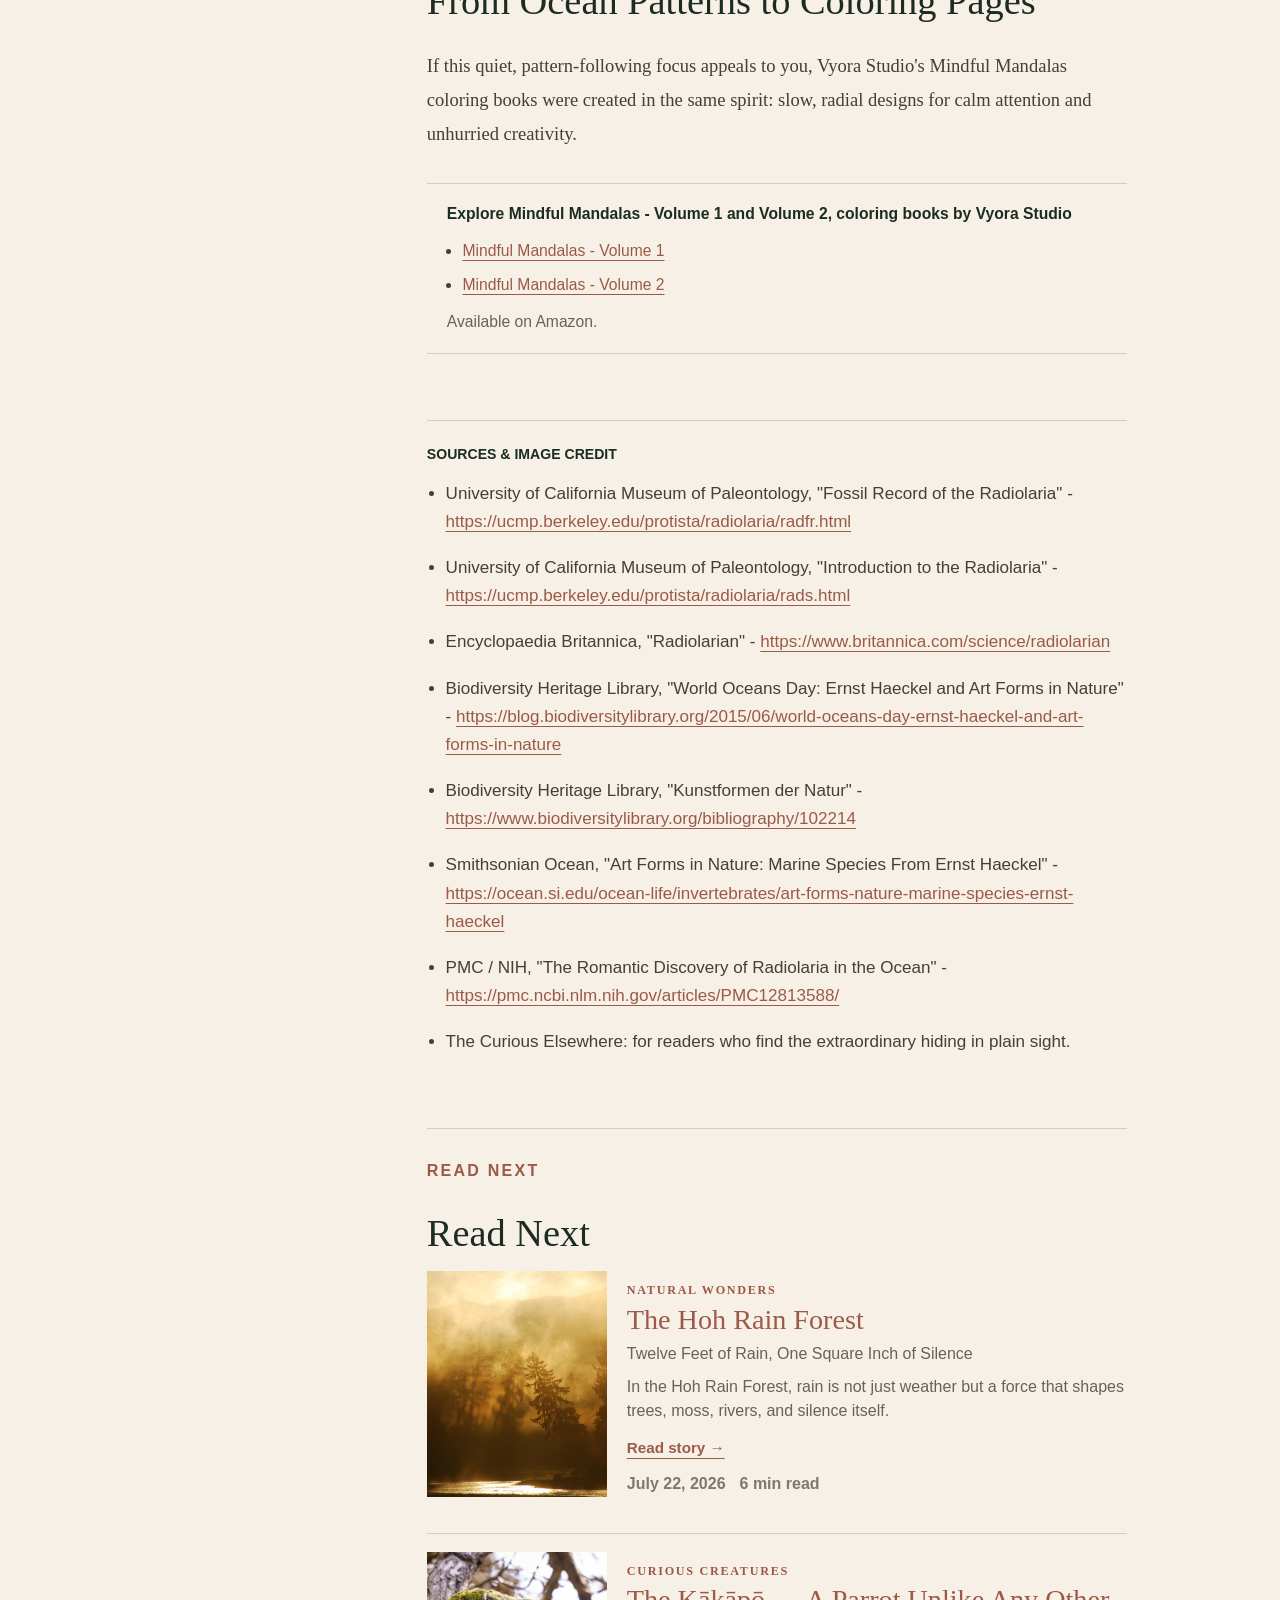
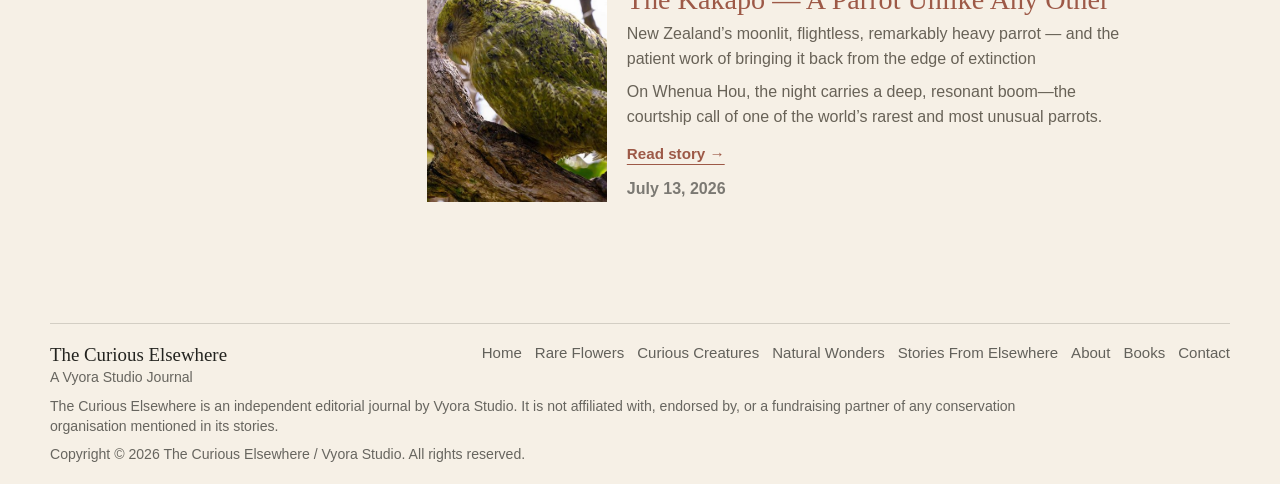
<file: articles/the-oceans-own-mandala-makers/index.html>
<!doctype html>
<html lang="en">
<head>
  <meta charset="utf-8">
  <meta name="viewport" content="width=device-width, initial-scale=1">
  <title>The Ocean’s Own Mandala Makers | The Curious Elsewhere</title>
  <meta name="description" content="Radiolarians are single-celled ocean organisms that build intricate silica skeletons—tiny natural geometries hidden beneath the waves.">
  <meta name="theme-color" content="#283a32">
  <meta property="og:title" content="The Ocean’s Own Mandala Makers | The Curious Elsewhere">
  <meta property="og:description" content="Radiolarians are single-celled ocean organisms that build intricate silica skeletons—tiny natural geometries hidden beneath the waves.">
  <meta property="og:type" content="website">
  <meta property="og:image" content="../../assets/images/articles/the-oceans-own-mandala-makers/mandala-makers-hero.png">
  <link rel="icon" href="data:,">
  <link rel="stylesheet" href="../../assets/styles.css">
  <script type="application/ld+json">{"@context":"https://schema.org","@type":"Article","headline":"The Ocean’s Own Mandala Makers","description":"Radiolarians are single-celled ocean organisms that build intricate silica skeletons—tiny natural geometries hidden beneath the waves.","datePublished":"2026-07-08","author":{"@type":"Organization","name":"Vyora Studio"},"publisher":{"@type":"Organization","name":"Vyora Studio"},"articleSection":"Natural Wonders"}</script>
</head>
<body class="article-page">
  <a class="skip-link" href="#main">Skip to main content</a>
  <header class="site-header">
    <div class="nav-shell">
      <a class="brand" href="../../index.html" aria-label="The Curious Elsewhere home">
        <span class="brand__seal" aria-hidden="true"><img src="../../assets/tce-logo.png" alt=""></span>
        <span class="brand__text">
          <strong>The Curious Elsewhere</strong>
          <span>A Vyora Studio Journal</span>
        </span>
      </a>
      <button class="nav-toggle" type="button" aria-expanded="false" aria-controls="site-nav">
        <span></span>
        <span></span>
        <span class="sr-only">Open menu</span>
      </button>
      <nav class="site-nav" id="site-nav" aria-label="Main navigation">
        <a href="../../index.html">Home</a><a href="../../categories/rare-flowers/index.html">Rare Flowers</a><a href="../../categories/curious-creatures/index.html">Curious Creatures</a><a href="../../categories/natural-wonders/index.html" aria-current="page">Natural Wonders</a><a href="../../categories/stories-from-elsewhere/index.html">Stories From Elsewhere</a><a href="../../about/index.html">About</a><a href="../../books/index.html">Books</a><a href="../../contact/index.html">Contact</a>
      </nav>
    </div>
  </header>
  <main id="main">

    <article class="article">
      <header class="article-hero">
        <div class="article-hero__copy">
          <a class="kicker kicker-link" href="../../categories/natural-wonders/index.html">Natural Wonders</a>
          <h1>The Ocean’s Own Mandala Makers</h1>
          <p class="article-deck">A single-celled creature too small to notice in open water has been building radial geometry long before humans gave such patterns names.</p>
          <div class="article-meta">
            <time datetime="2026-07-08">July 8, 2026</time>
            <span></span>
          </div>
        </div>
        <figure class="article-hero__media">
          <img class="article-hero__image" src="../../assets/images/articles/the-oceans-own-mandala-makers/mandala-makers-hero.png" alt="Mandala illustration inspired by microscopic ocean geometry, from Vyora Studio." loading="eager" decoding="async" fetchpriority="high">
          
        </figure>
      </header>

      <div class="article-layout">
        <aside class="article-aside" aria-label="Article context">
          <p class="kicker">Filed Under</p>
          <a href="../../categories/natural-wonders/index.html">Natural Wonders</a>
          <p>Landscapes, ecosystems, and natural processes shaped by time, water, weather and geological change.</p>
          
        </aside>
        <div class="article-body">
          <p>Somewhere in the sunlit layers of the world&#39;s oceans, a living thing smaller than a grain of sand is making a glass-like shell around itself. It has no brain, no eyes and no hands. It is a single cell. Yet from silica dissolved in seawater, it can construct one of the most intricate patterns in the natural world: a lattice of chambers, openings, spines and struts arranged with the kind of balance we usually associate with human design.</p>
<p>These are radiolarians. If you have ever sat down with a mandala coloring page and felt that quiet pleasure of following a pattern outward from a center point, you have already met something close to their visual language. You just did not know the ocean had been working with it for hundreds of millions of years first.</p>
<h2>A Glass Skeleton Built From the Center Out</h2>
<p>Radiolarians are single-celled protists that drift as plankton. Many of them produce a mineral skeleton, often called a test, that surrounds and supports the soft cell inside. In many species, that skeleton is made from silica, the glass-like mineral compound associated with quartz and glass.</p>
<p>Under a microscope, their forms can look impossibly designed. Some resemble tiny spheres inside spheres. Others carry long radiating spines, delicate cages, starbursts or lace-like shells. Their organizing principle is often radial symmetry: structure arranged around a central point, with repeated forms extending outward.</p>
<p>That is also one of the visual principles behind many mandala designs. A center. A pattern. A slow unfolding outward. The radiolarian did not borrow this from any spiritual or artistic tradition. It arrived there through the physical needs of survival: to build something strong, light, open and protective while drifting in water.</p>
<p>Sacred geometry, it turns out, can also be excellent engineering.</p>
<h2>The Man Who Fell in Love With Them</h2>
<p>In the nineteenth century, German naturalist Ernst Haeckel became one of the great visual interpreters of radiolarians. Through microscope study, he encountered forms so intricate that scientific recording and artistic wonder became difficult to separate.</p>
<p>Haeckel described and illustrated thousands of marine organisms, and radiolarians were among the forms most closely associated with his name. His later plates in Kunstformen der Natur, or Art Forms in Nature, helped carry these microscopic structures far beyond the laboratory. More than a century later, those images still appear in design studios, classrooms and books because they do something rare: they make scientific observation feel like ornament.</p>
<p>He was not simply inventing patterns. He was trying to record what he saw. The fact that the result looks like a portfolio of mandala-like designs says something deeper about nature itself. Pattern is not decoration added later. In the living world, pattern is often the way structure survives.</p>
<h2>Structures That Outlived the Creature</h2>
<p>Radiolarian life is tiny, but its remains can become enormous in scale. When a radiolarian dies, its soft body disappears, but the silica skeleton may sink slowly toward the ocean floor. Over long periods, these remains can accumulate as siliceous sediment known as radiolarian ooze.</p>
<p>In some parts of the world, ancient ocean-floor deposits have hardened into rock and later been lifted into mountains and cliffs. A hillside that looks ordinary to us may contain the remains of countless microscopic shells - tiny abandoned architectures made by organisms that lived and died in oceans that no longer exist.</p>
<p>That is one reason radiolarians feel so astonishing. They are almost invisible while alive, yet they leave behind shapes that can survive across deep time.</p>
<h2>Why This Belongs on Your Coloring Table</h2>
<p>A mandala pattern is not only a spiritual or decorative device. Radial balance appears again and again in the natural world: in flower heads, sea urchins, snowflakes, shells and microscopic plankton. The human eye finds these forms calming because they hold both order and variation. They give the mind somewhere to rest, and then somewhere to travel.</p>
<p>When you sit down with a mandala coloring page and begin filling in the pattern from the center outward, you are not only relaxing. You are tracing a visual idea that nature has explored in countless ways, from the smallest drifting cell to the largest visible landscapes.</p>
<p>The ocean has been drawing its own mandalas for far longer than we have had names for them.</p>
<h2>From Ocean Patterns to Coloring Pages</h2>
<p>If this quiet, pattern-following focus appeals to you, Vyora Studio&#39;s Mindful Mandalas coloring books were created in the same spirit: slow, radial designs for calm attention and unhurried creativity.</p>
<aside class="article-product-callout" aria-label="Vyora Studio product links">
  <p class="article-product-callout__title">Explore Mindful Mandalas - Volume 1 and Volume 2, coloring books by Vyora Studio</p>
  <ul>
    <li><a href="https://www.amazon.com/dp/B0H5L3DSSY" target="_blank" rel="noopener noreferrer">Mindful Mandalas - Volume 1</a></li>
    <li><a href="https://www.amazon.com/dp/B0H62TS84K" target="_blank" rel="noopener noreferrer">Mindful Mandalas - Volume 2</a></li>
  </ul>
  <p class="article-product-callout__note">Available on Amazon.</p>
</aside>
          
          <section class="article-sources" aria-labelledby="article-sources-title">
  <h2 id="article-sources-title">SOURCES &amp; IMAGE CREDIT</h2>
  <ul><li>University of California Museum of Paleontology, &quot;Fossil Record of the Radiolaria&quot; - <a href="https://ucmp.berkeley.edu/protista/radiolaria/radfr.html" target="_blank" rel="noopener noreferrer">https://ucmp.berkeley.edu/protista/radiolaria/radfr.html</a></li></ul>
<ul><li>University of California Museum of Paleontology, &quot;Introduction to the Radiolaria&quot; - <a href="https://ucmp.berkeley.edu/protista/radiolaria/rads.html" target="_blank" rel="noopener noreferrer">https://ucmp.berkeley.edu/protista/radiolaria/rads.html</a></li></ul>
<ul><li>Encyclopaedia Britannica, &quot;Radiolarian&quot; - <a href="https://www.britannica.com/science/radiolarian" target="_blank" rel="noopener noreferrer">https://www.britannica.com/science/radiolarian</a></li></ul>
<ul><li>Biodiversity Heritage Library, &quot;World Oceans Day: Ernst Haeckel and Art Forms in Nature&quot; - <a href="https://blog.biodiversitylibrary.org/2015/06/world-oceans-day-ernst-haeckel-and-art-forms-in-nature" target="_blank" rel="noopener noreferrer">https://blog.biodiversitylibrary.org/2015/06/world-oceans-day-ernst-haeckel-and-art-forms-in-nature</a></li></ul>
<ul><li>Biodiversity Heritage Library, &quot;Kunstformen der Natur&quot; - <a href="https://www.biodiversitylibrary.org/bibliography/102214" target="_blank" rel="noopener noreferrer">https://www.biodiversitylibrary.org/bibliography/102214</a></li></ul>
<ul><li>Smithsonian Ocean, &quot;Art Forms in Nature: Marine Species From Ernst Haeckel&quot; - <a href="https://ocean.si.edu/ocean-life/invertebrates/art-forms-nature-marine-species-ernst-haeckel" target="_blank" rel="noopener noreferrer">https://ocean.si.edu/ocean-life/invertebrates/art-forms-nature-marine-species-ernst-haeckel</a></li></ul>
<ul><li>PMC / NIH, &quot;The Romantic Discovery of Radiolaria in the Ocean&quot; - <a href="https://pmc.ncbi.nlm.nih.gov/articles/PMC12813588/" target="_blank" rel="noopener noreferrer">https://pmc.ncbi.nlm.nih.gov/articles/PMC12813588/</a></li></ul>
<ul><li>The Curious Elsewhere: for readers who find the extraordinary hiding in plain sight.</li></ul>
</section>
          <section class="article-panel read-next" aria-labelledby="read-next-title">
  <p class="kicker">Read Next</p>
  <h2 id="read-next-title">Read Next</h2>
  <div class="read-next-grid">
    <article class="story-card">
  <a class="story-card__link" href="../../articles/the-hoh-rain-forest/index.html">
    <figure class="story-card__figure">
      <img class="story-card__image" src="../../assets/images/hoh-rain-forest-sunrise.jpg" alt="Sunrise over the Hoh Rain Forest and Hoh River in Olympic National Park." loading="eager" decoding="async" fetchpriority="high">
    </figure>
    <div class="story-card__copy">
      <span class="kicker">Natural Wonders</span>
      <h3>The Hoh Rain Forest</h3>
      <p class="story-card__subtitle">Twelve Feet of Rain, One Square Inch of Silence</p>
      <p>In the Hoh Rain Forest, rain is not just weather but a force that shapes trees, moss, rivers, and silence itself.</p>
      <span class="story-card__read">Read story &rarr;</span>
      <p class="story-meta">
        <time datetime="2026-07-22">July 22, 2026</time>
        <span>6 min read</span>
      </p>
    </div>
  </a>
</article><article class="story-card">
  <a class="story-card__link" href="../../articles/the-kakapo-parrot-unlike-any-other/index.html">
    <figure class="story-card__figure">
      <img class="story-card__image" src="../../assets/images/articles/the-kakapo-parrot-unlike-any-other/kakapo-hero.png" alt="“Boss” the kākāpō." loading="eager" decoding="async" fetchpriority="high">
    </figure>
    <div class="story-card__copy">
      <span class="kicker">Curious Creatures</span>
      <h3>The Kākāpō — A Parrot Unlike Any Other</h3>
      <p class="story-card__subtitle">New Zealand’s moonlit, flightless, remarkably heavy parrot — and the patient work of bringing it back from the edge of extinction</p>
      <p>On Whenua Hou, the night carries a deep, resonant boom—the courtship call of one of the world’s rarest and most unusual parrots.</p>
      <span class="story-card__read">Read story &rarr;</span>
      <p class="story-meta">
        <time datetime="2026-07-13">July 13, 2026</time>
        
      </p>
    </div>
  </a>
</article>
  </div>
</section>
        </div>
      </div>
    </article>
  </main>
  <footer class="site-footer">
    <div class="footer-grid">
      <div>
        <p class="footer-brand">The Curious Elsewhere</p>
        <p class="footer-subtitle">A Vyora Studio Journal</p>
      </div>
      <nav aria-label="Footer navigation">
        <a href="../../index.html">Home</a><a href="../../categories/rare-flowers/index.html">Rare Flowers</a><a href="../../categories/curious-creatures/index.html">Curious Creatures</a><a href="../../categories/natural-wonders/index.html" aria-current="page">Natural Wonders</a><a href="../../categories/stories-from-elsewhere/index.html">Stories From Elsewhere</a><a href="../../about/index.html">About</a><a href="../../books/index.html">Books</a><a href="../../contact/index.html">Contact</a>
      </nav>
      <p class="footer-disclaimer">The Curious Elsewhere is an independent editorial journal by Vyora Studio. It is not affiliated with, endorsed by, or a fundraising partner of any conservation organisation mentioned in its stories.</p>
      <p class="footer-note">Copyright &copy; 2026 The Curious Elsewhere / Vyora Studio. All rights reserved.</p>
    </div>
  </footer>
  <script src="../../assets/main.js" defer></script>
</body>
</html>
</file>
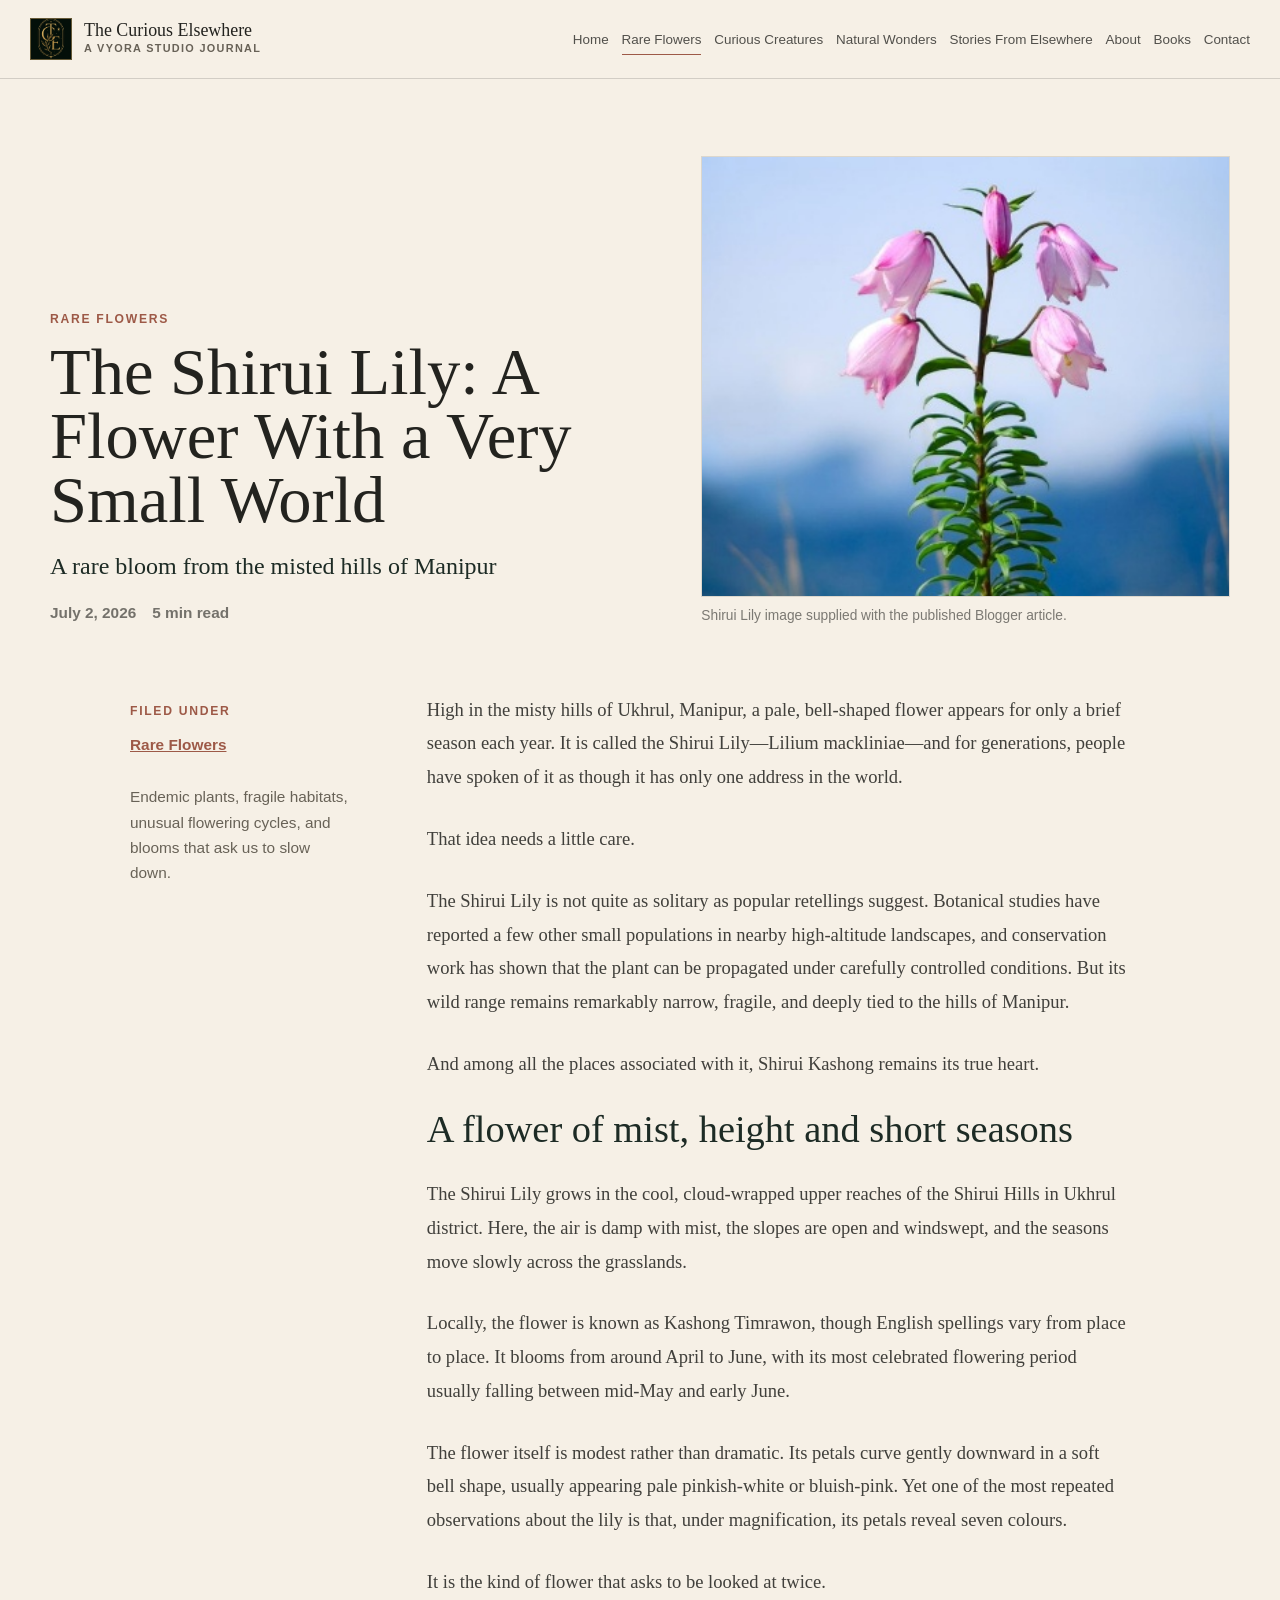
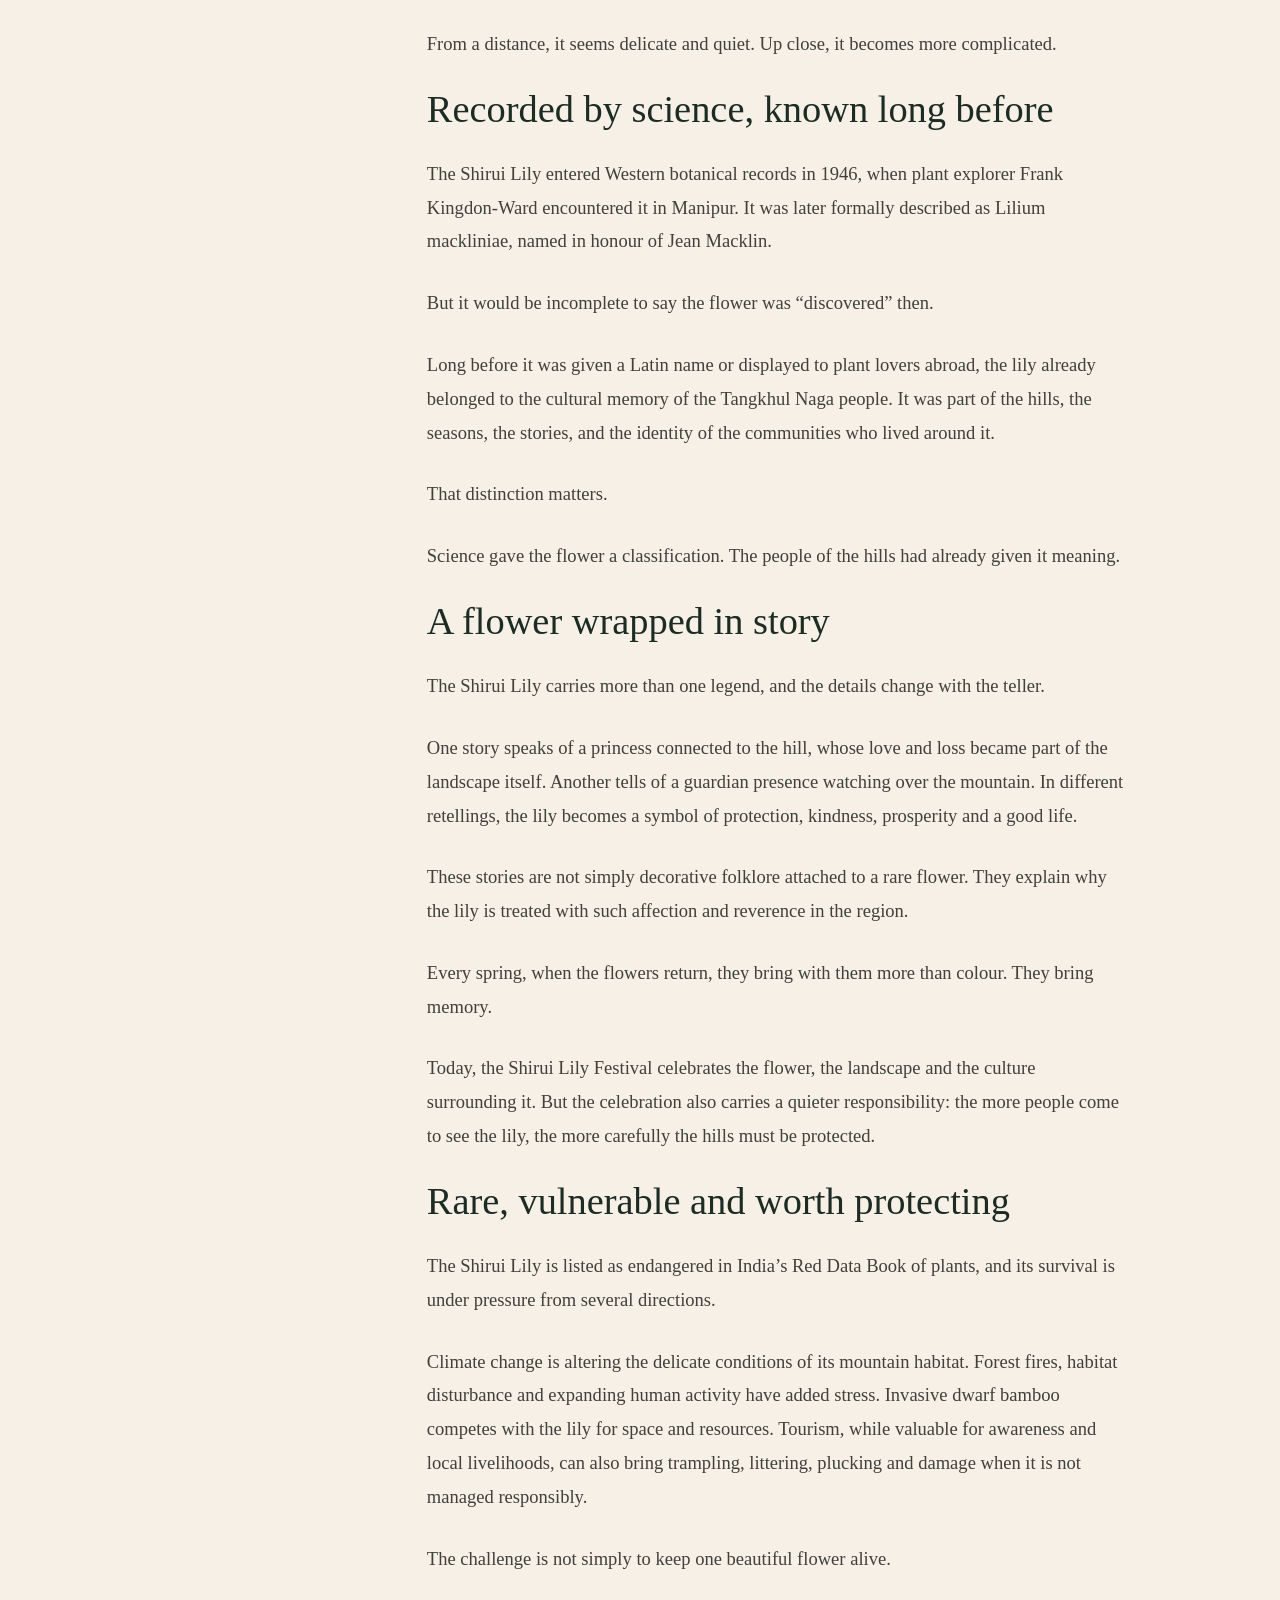
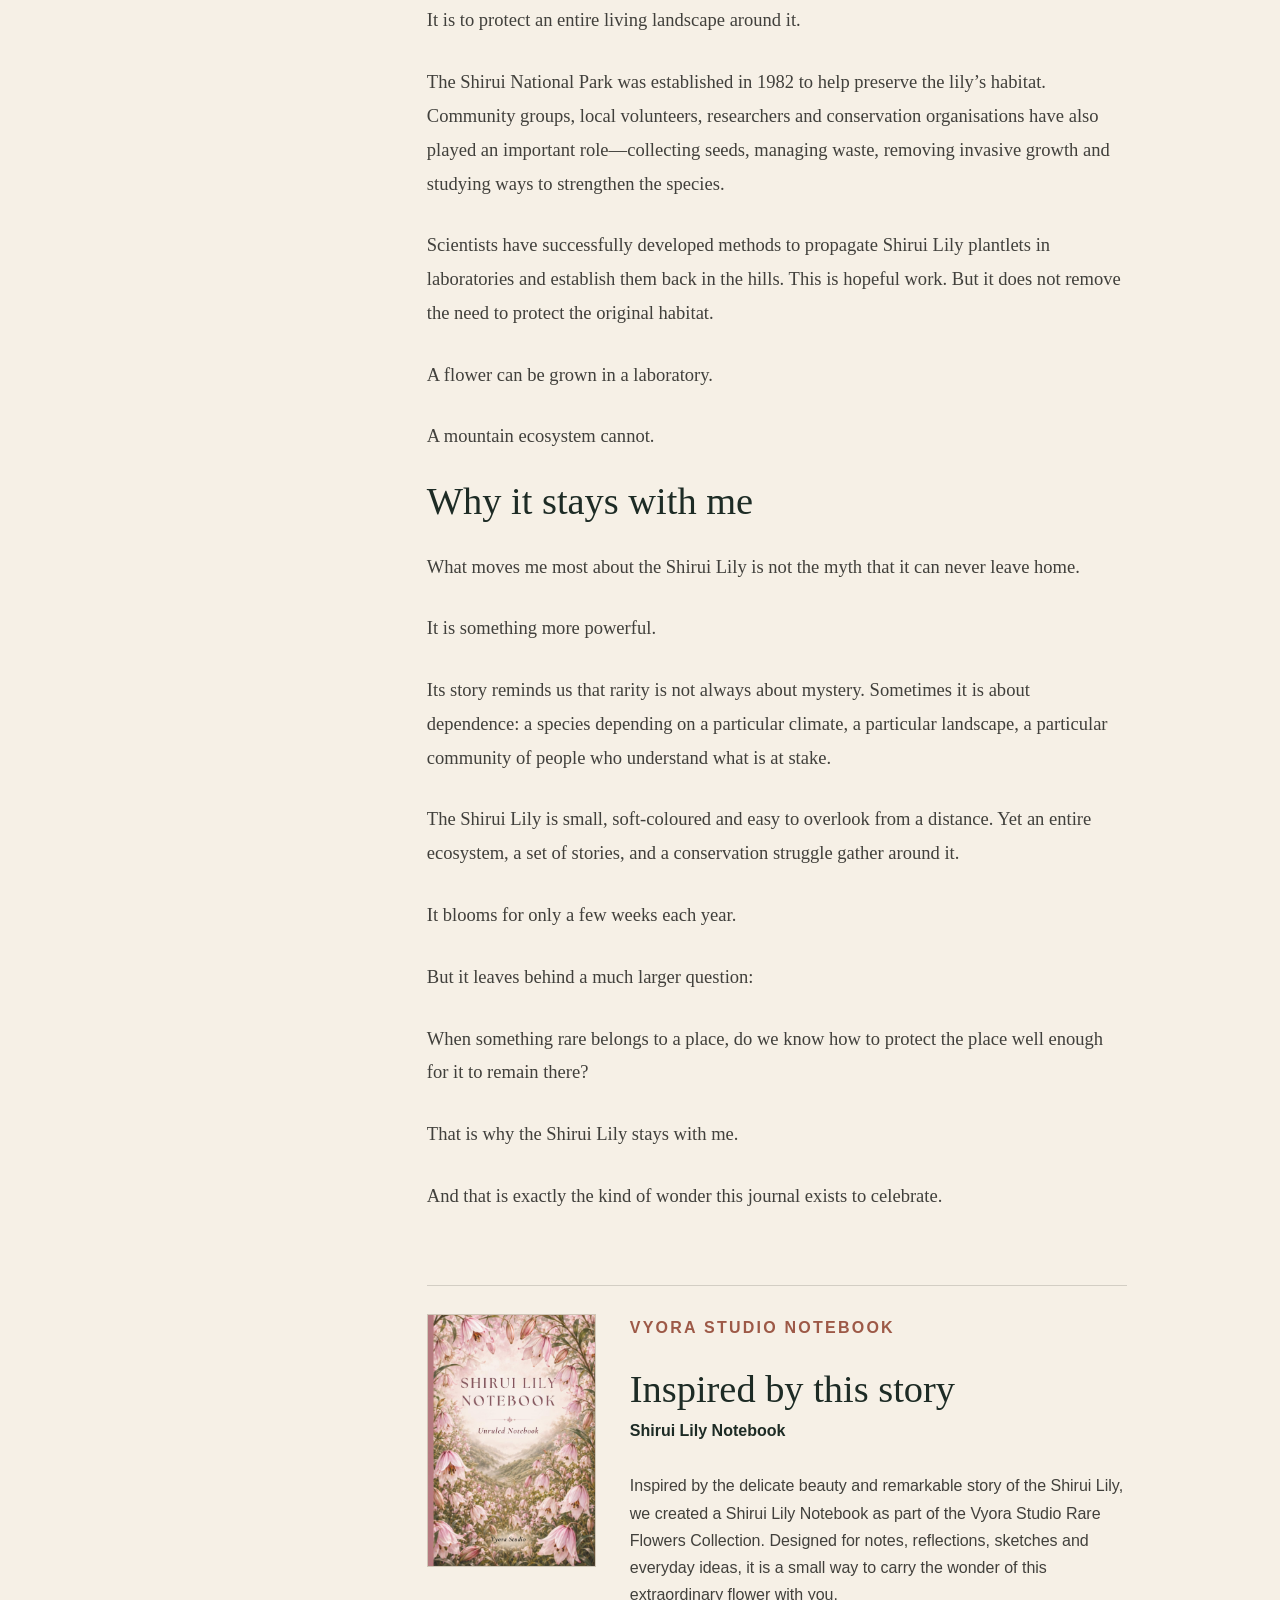
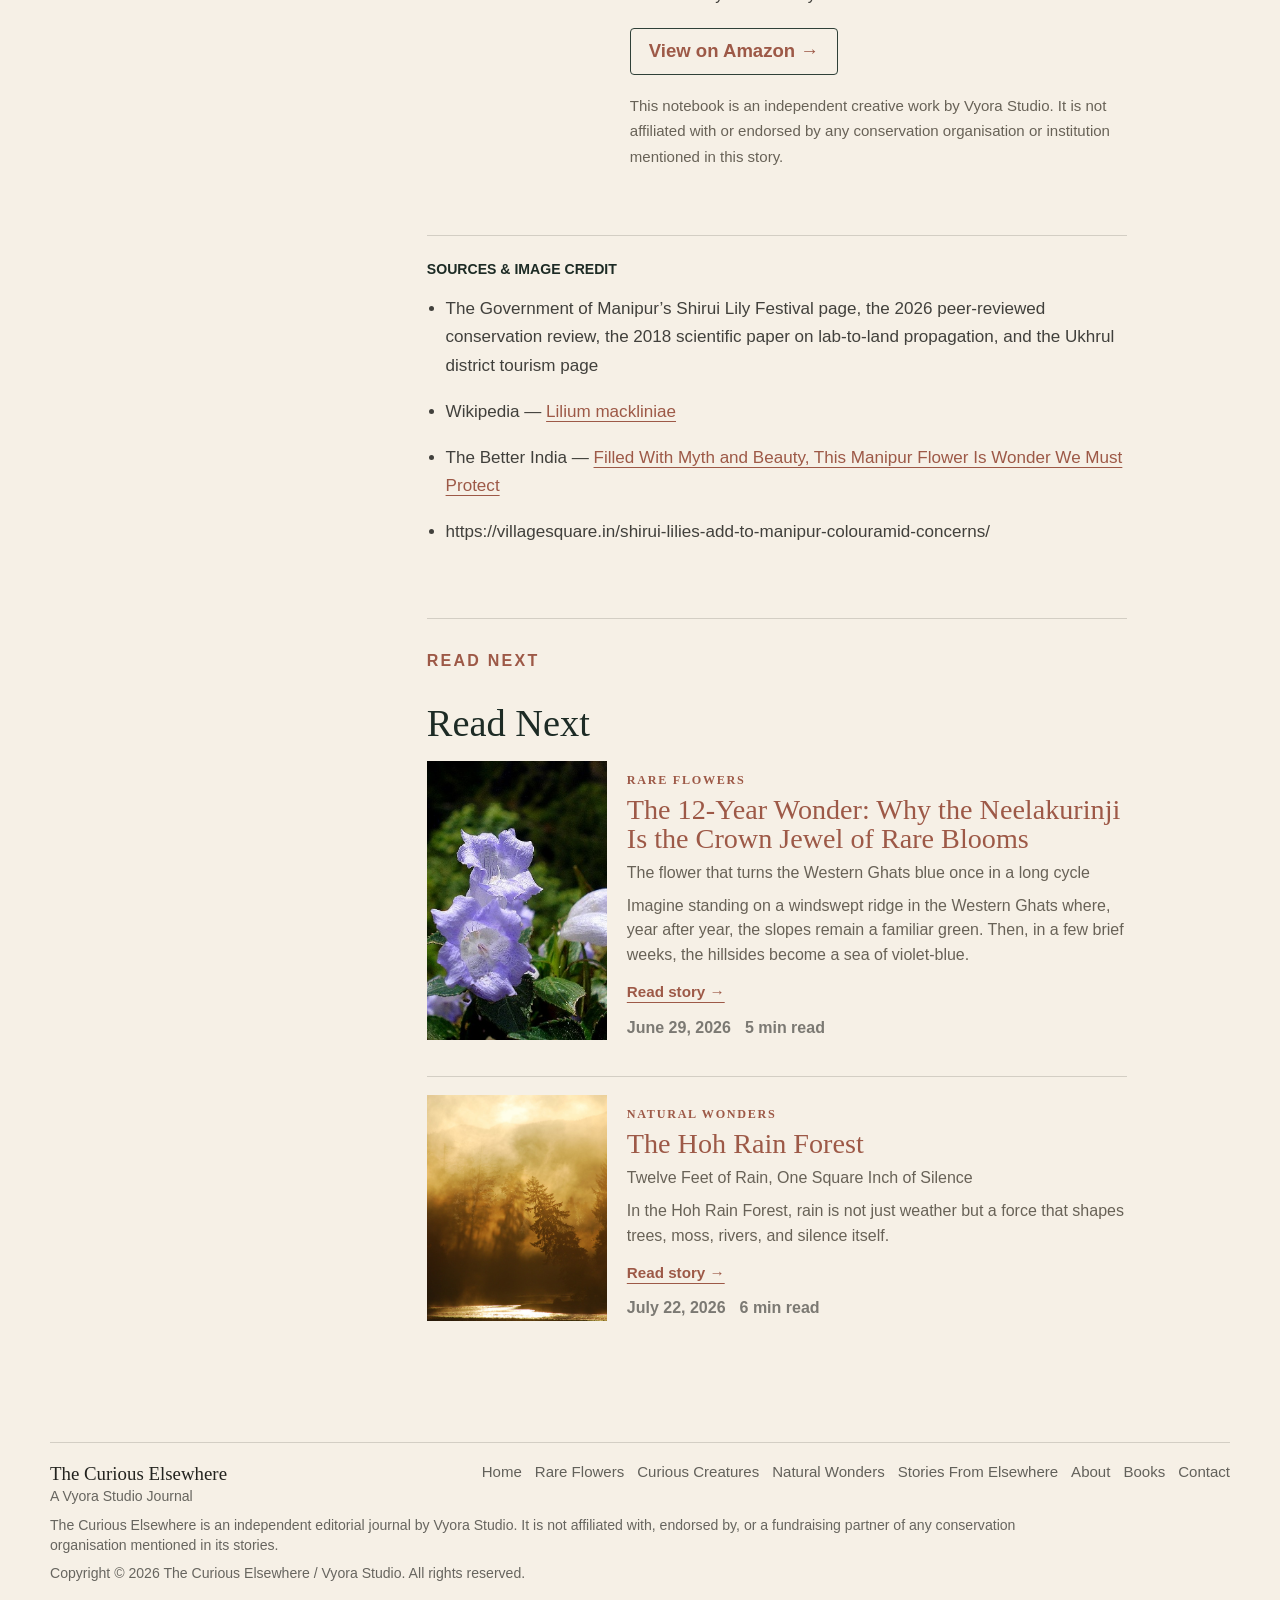
<file: articles/the-shirui-lily-a-flower-with-a-very-small-world/index.html>
<!doctype html>
<html lang="en">
<head>
  <meta charset="utf-8">
  <meta name="viewport" content="width=device-width, initial-scale=1">
  <title>The Shirui Lily: A Flower With a Very Small World | The Curious Elsewhere</title>
  <meta name="description" content="High in the misty hills of Ukhrul, Manipur, a pale, bell-shaped flower appears for only a brief season each year.">
  <meta name="theme-color" content="#283a32">
  <meta property="og:title" content="The Shirui Lily: A Flower With a Very Small World | The Curious Elsewhere">
  <meta property="og:description" content="High in the misty hills of Ukhrul, Manipur, a pale, bell-shaped flower appears for only a brief season each year.">
  <meta property="og:type" content="website">
  <meta property="og:image" content="../../assets/images/articles/the-shirui-lily-a-flower-with-a-very-small-world/shirui-lily-hero.jpeg">
  <link rel="icon" href="data:,">
  <link rel="stylesheet" href="../../assets/styles.css">
  <script type="application/ld+json">{"@context":"https://schema.org","@type":"Article","headline":"The Shirui Lily: A Flower With a Very Small World","description":"High in the misty hills of Ukhrul, Manipur, a pale, bell-shaped flower appears for only a brief season each year.","datePublished":"2026-07-02","author":{"@type":"Organization","name":"Vyora Studio"},"publisher":{"@type":"Organization","name":"Vyora Studio"},"articleSection":"Rare Flowers"}</script>
</head>
<body class="article-page">
  <a class="skip-link" href="#main">Skip to main content</a>
  <header class="site-header">
    <div class="nav-shell">
      <a class="brand" href="../../index.html" aria-label="The Curious Elsewhere home">
        <span class="brand__seal" aria-hidden="true"><img src="../../assets/tce-logo.png" alt=""></span>
        <span class="brand__text">
          <strong>The Curious Elsewhere</strong>
          <span>A Vyora Studio Journal</span>
        </span>
      </a>
      <button class="nav-toggle" type="button" aria-expanded="false" aria-controls="site-nav">
        <span></span>
        <span></span>
        <span class="sr-only">Open menu</span>
      </button>
      <nav class="site-nav" id="site-nav" aria-label="Main navigation">
        <a href="../../index.html">Home</a><a href="../../categories/rare-flowers/index.html" aria-current="page">Rare Flowers</a><a href="../../categories/curious-creatures/index.html">Curious Creatures</a><a href="../../categories/natural-wonders/index.html">Natural Wonders</a><a href="../../categories/stories-from-elsewhere/index.html">Stories From Elsewhere</a><a href="../../about/index.html">About</a><a href="../../books/index.html">Books</a><a href="../../contact/index.html">Contact</a>
      </nav>
    </div>
  </header>
  <main id="main">

    <article class="article">
      <header class="article-hero">
        <div class="article-hero__copy">
          <a class="kicker kicker-link" href="../../categories/rare-flowers/index.html">Rare Flowers</a>
          <h1>The Shirui Lily: A Flower With a Very Small World</h1>
          <p class="article-deck">A rare bloom from the misted hills of Manipur</p>
          <div class="article-meta">
            <time datetime="2026-07-02">July 2, 2026</time>
            <span>5 min read</span>
          </div>
        </div>
        <figure class="article-hero__media">
          <img class="article-hero__image" src="../../assets/images/articles/the-shirui-lily-a-flower-with-a-very-small-world/shirui-lily-hero.jpeg" alt="A pale Shirui Lily flower photographed against soft natural foliage." loading="eager" decoding="async" fetchpriority="high">
          <figcaption>Shirui Lily image supplied with the published Blogger article.</figcaption>
        </figure>
      </header>

      <div class="article-layout">
        <aside class="article-aside" aria-label="Article context">
          <p class="kicker">Filed Under</p>
          <a href="../../categories/rare-flowers/index.html">Rare Flowers</a>
          <p>Endemic plants, fragile habitats, unusual flowering cycles, and blooms that ask us to slow down.</p>
          
        </aside>
        <div class="article-body">
          <p>High in the misty hills of Ukhrul, Manipur, a pale, bell-shaped flower appears for only a brief season each year. It is called the Shirui Lily—Lilium mackliniae—and for generations, people have spoken of it as though it has only one address in the world.</p>
<p>That idea needs a little care.</p>
<p>The Shirui Lily is not quite as solitary as popular retellings suggest. Botanical studies have reported a few other small populations in nearby high-altitude landscapes, and conservation work has shown that the plant can be propagated under carefully controlled conditions. But its wild range remains remarkably narrow, fragile, and deeply tied to the hills of Manipur.</p>
<p>And among all the places associated with it, Shirui Kashong remains its true heart.</p>
<h2>A flower of mist, height and short seasons</h2>
<p>The Shirui Lily grows in the cool, cloud-wrapped upper reaches of the Shirui Hills in Ukhrul district. Here, the air is damp with mist, the slopes are open and windswept, and the seasons move slowly across the grasslands.</p>
<p>Locally, the flower is known as Kashong Timrawon, though English spellings vary from place to place. It blooms from around April to June, with its most celebrated flowering period usually falling between mid-May and early June.</p>
<p>The flower itself is modest rather than dramatic. Its petals curve gently downward in a soft bell shape, usually appearing pale pinkish-white or bluish-pink. Yet one of the most repeated observations about the lily is that, under magnification, its petals reveal seven colours.</p>
<p>It is the kind of flower that asks to be looked at twice.</p>
<p>From a distance, it seems delicate and quiet. Up close, it becomes more complicated.</p>
<h2>Recorded by science, known long before</h2>
<p>The Shirui Lily entered Western botanical records in 1946, when plant explorer Frank Kingdon-Ward encountered it in Manipur. It was later formally described as Lilium mackliniae, named in honour of Jean Macklin.</p>
<p>But it would be incomplete to say the flower was “discovered” then.</p>
<p>Long before it was given a Latin name or displayed to plant lovers abroad, the lily already belonged to the cultural memory of the Tangkhul Naga people. It was part of the hills, the seasons, the stories, and the identity of the communities who lived around it.</p>
<p>That distinction matters.</p>
<p>Science gave the flower a classification. The people of the hills had already given it meaning.</p>
<h2>A flower wrapped in story</h2>
<p>The Shirui Lily carries more than one legend, and the details change with the teller.</p>
<p>One story speaks of a princess connected to the hill, whose love and loss became part of the landscape itself. Another tells of a guardian presence watching over the mountain. In different retellings, the lily becomes a symbol of protection, kindness, prosperity and a good life.</p>
<p>These stories are not simply decorative folklore attached to a rare flower. They explain why the lily is treated with such affection and reverence in the region.</p>
<p>Every spring, when the flowers return, they bring with them more than colour. They bring memory.</p>
<p>Today, the Shirui Lily Festival celebrates the flower, the landscape and the culture surrounding it. But the celebration also carries a quieter responsibility: the more people come to see the lily, the more carefully the hills must be protected.</p>
<h2>Rare, vulnerable and worth protecting</h2>
<p>The Shirui Lily is listed as endangered in India’s Red Data Book of plants, and its survival is under pressure from several directions.</p>
<p>Climate change is altering the delicate conditions of its mountain habitat. Forest fires, habitat disturbance and expanding human activity have added stress. Invasive dwarf bamboo competes with the lily for space and resources. Tourism, while valuable for awareness and local livelihoods, can also bring trampling, littering, plucking and damage when it is not managed responsibly.</p>
<p>The challenge is not simply to keep one beautiful flower alive.</p>
<p>It is to protect an entire living landscape around it.</p>
<p>The Shirui National Park was established in 1982 to help preserve the lily’s habitat. Community groups, local volunteers, researchers and conservation organisations have also played an important role—collecting seeds, managing waste, removing invasive growth and studying ways to strengthen the species.</p>
<p>Scientists have successfully developed methods to propagate Shirui Lily plantlets in laboratories and establish them back in the hills. This is hopeful work. But it does not remove the need to protect the original habitat.</p>
<p>A flower can be grown in a laboratory.</p>
<p>A mountain ecosystem cannot.</p>
<h2>Why it stays with me</h2>
<p>What moves me most about the Shirui Lily is not the myth that it can never leave home.</p>
<p>It is something more powerful.</p>
<p>Its story reminds us that rarity is not always about mystery. Sometimes it is about dependence: a species depending on a particular climate, a particular landscape, a particular community of people who understand what is at stake.</p>
<p>The Shirui Lily is small, soft-coloured and easy to overlook from a distance. Yet an entire ecosystem, a set of stories, and a conservation struggle gather around it.</p>
<p>It blooms for only a few weeks each year.</p>
<p>But it leaves behind a much larger question:</p>
<p>When something rare belongs to a place, do we know how to protect the place well enough for it to remain there?</p>
<p>That is why the Shirui Lily stays with me.</p>
<p>And that is exactly the kind of wonder this journal exists to celebrate.</p>
          <section class="article-panel notebook-panel" aria-labelledby="notebook-title-shirui-lily">
  <div class="notebook-panel__inner">
    <figure class="notebook-panel__figure">
      <img class="notebook-panel__image" src="../../assets/images/notebook-shirui-lily.jpg" alt="Cover of the Shirui Lily Notebook by Vyora Studio." loading="lazy" decoding="async">
    </figure>
    <div class="notebook-panel__copy">
      <p class="kicker">Vyora Studio Notebook</p>
      <h2 id="notebook-title-shirui-lily">Inspired by this story</h2>
      <p class="notebook-panel__title">Shirui Lily Notebook</p>
      <p>Inspired by the delicate beauty and remarkable story of the Shirui Lily, we created a Shirui Lily Notebook as part of the Vyora Studio Rare Flowers Collection. Designed for notes, reflections, sketches and everyday ideas, it is a small way to carry the wonder of this extraordinary flower with you.</p>
      <a class="button button--quiet" href="https://www.amazon.com/dp/B0H7JVJ914" target="_blank" rel="noopener noreferrer">View on Amazon &rarr;</a>
      <p class="panel-note">This notebook is an independent creative work by Vyora Studio. It is not affiliated with or endorsed by any conservation organisation or institution mentioned in this story.</p>
    </div>
  </div>
</section>
          <section class="article-sources" aria-labelledby="article-sources-title">
  <h2 id="article-sources-title">SOURCES &amp; IMAGE CREDIT</h2>
  <ul><li>The Government of Manipur’s Shirui Lily Festival page, the 2026 peer-reviewed conservation review, the 2018 scientific paper on lab-to-land propagation, and the Ukhrul district tourism page</li></ul>
<ul><li>Wikipedia — <a href="https://en.wikipedia.org/wiki/Lilium_mackliniae" target="_blank" rel="noopener noreferrer">Lilium mackliniae</a></li></ul>
<ul><li>The Better India — <a href="https://thebetterindia.com/205692/shirui-lily-manipur-beauty-tourist-spots-state-flower-extinction-nature-development-india/" target="_blank" rel="noopener noreferrer">Filled With Myth and Beauty, This Manipur Flower Is Wonder We Must Protect</a></li></ul>
<ul><li>https://villagesquare.in/shirui-lilies-add-to-manipur-colouramid-concerns/</li></ul>
</section>
          <section class="article-panel read-next" aria-labelledby="read-next-title">
  <p class="kicker">Read Next</p>
  <h2 id="read-next-title">Read Next</h2>
  <div class="read-next-grid">
    <article class="story-card">
  <a class="story-card__link" href="../../articles/the-12-year-wonder-neelakurinji/index.html">
    <figure class="story-card__figure">
      <img class="story-card__image" src="../../assets/images/articles/the-12-year-wonder-neelakurinji/neelakurinji-hero.jpeg" alt="A hillside scene associated with the violet-blue Neelakurinji bloom." loading="eager" decoding="async" fetchpriority="high">
    </figure>
    <div class="story-card__copy">
      <span class="kicker">Rare Flowers</span>
      <h3>The 12-Year Wonder: Why the Neelakurinji Is the Crown Jewel of Rare Blooms</h3>
      <p class="story-card__subtitle">The flower that turns the Western Ghats blue once in a long cycle</p>
      <p>Imagine standing on a windswept ridge in the Western Ghats where, year after year, the slopes remain a familiar green. Then, in a few brief weeks, the hillsides become a sea of violet-blue.</p>
      <span class="story-card__read">Read story &rarr;</span>
      <p class="story-meta">
        <time datetime="2026-06-29">June 29, 2026</time>
        <span>5 min read</span>
      </p>
    </div>
  </a>
</article><article class="story-card">
  <a class="story-card__link" href="../../articles/the-hoh-rain-forest/index.html">
    <figure class="story-card__figure">
      <img class="story-card__image" src="../../assets/images/hoh-rain-forest-sunrise.jpg" alt="Sunrise over the Hoh Rain Forest and Hoh River in Olympic National Park." loading="eager" decoding="async" fetchpriority="high">
    </figure>
    <div class="story-card__copy">
      <span class="kicker">Natural Wonders</span>
      <h3>The Hoh Rain Forest</h3>
      <p class="story-card__subtitle">Twelve Feet of Rain, One Square Inch of Silence</p>
      <p>In the Hoh Rain Forest, rain is not just weather but a force that shapes trees, moss, rivers, and silence itself.</p>
      <span class="story-card__read">Read story &rarr;</span>
      <p class="story-meta">
        <time datetime="2026-07-22">July 22, 2026</time>
        <span>6 min read</span>
      </p>
    </div>
  </a>
</article>
  </div>
</section>
        </div>
      </div>
    </article>
  </main>
  <footer class="site-footer">
    <div class="footer-grid">
      <div>
        <p class="footer-brand">The Curious Elsewhere</p>
        <p class="footer-subtitle">A Vyora Studio Journal</p>
      </div>
      <nav aria-label="Footer navigation">
        <a href="../../index.html">Home</a><a href="../../categories/rare-flowers/index.html" aria-current="page">Rare Flowers</a><a href="../../categories/curious-creatures/index.html">Curious Creatures</a><a href="../../categories/natural-wonders/index.html">Natural Wonders</a><a href="../../categories/stories-from-elsewhere/index.html">Stories From Elsewhere</a><a href="../../about/index.html">About</a><a href="../../books/index.html">Books</a><a href="../../contact/index.html">Contact</a>
      </nav>
      <p class="footer-disclaimer">The Curious Elsewhere is an independent editorial journal by Vyora Studio. It is not affiliated with, endorsed by, or a fundraising partner of any conservation organisation mentioned in its stories.</p>
      <p class="footer-note">Copyright &copy; 2026 The Curious Elsewhere / Vyora Studio. All rights reserved.</p>
    </div>
  </footer>
  <script src="../../assets/main.js" defer></script>
</body>
</html>
</file>
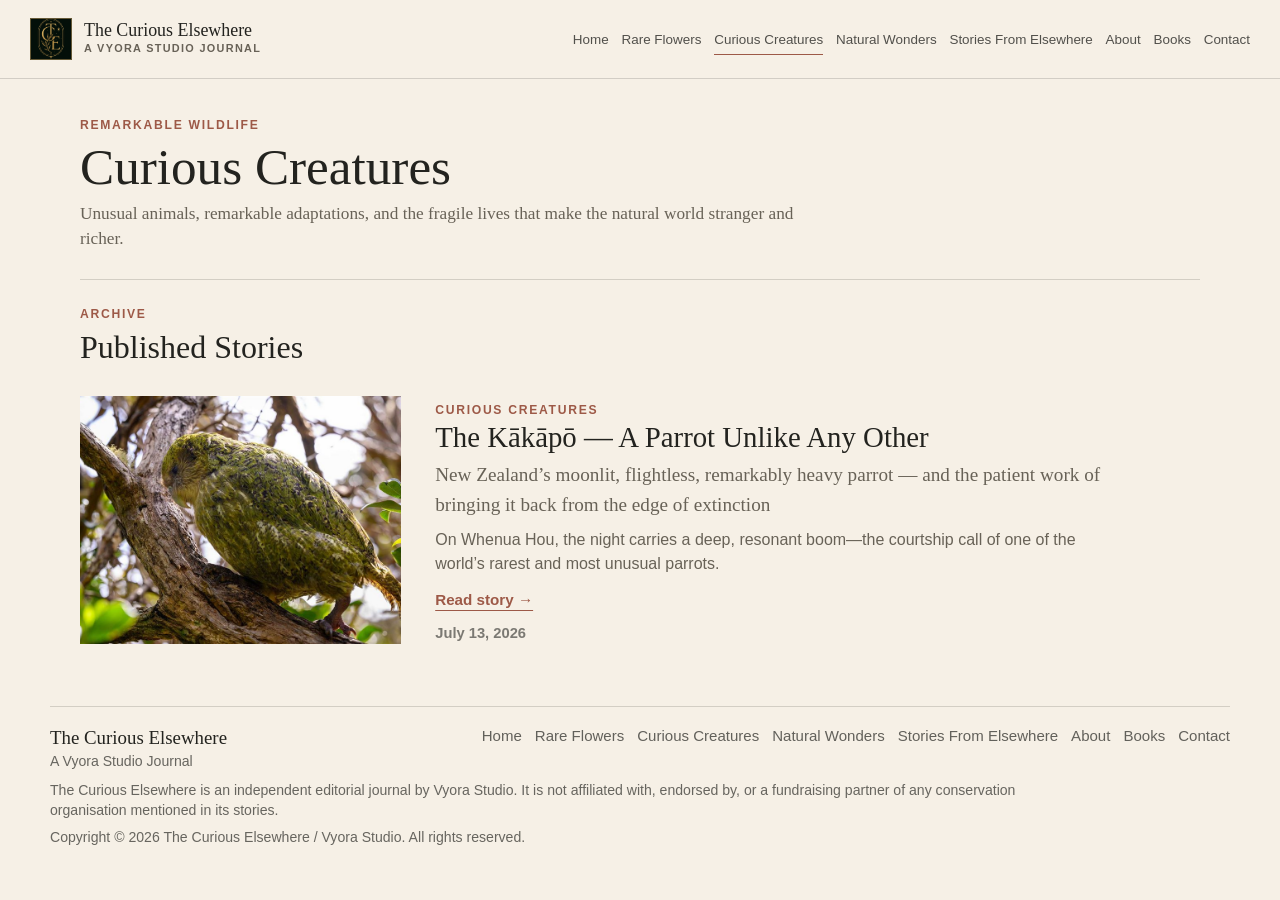
<file: categories/curious-creatures/index.html>
<!doctype html>
<html lang="en">
<head>
  <meta charset="utf-8">
  <meta name="viewport" content="width=device-width, initial-scale=1">
  <title>Curious Creatures | The Curious Elsewhere</title>
  <meta name="description" content="Rare and unusual animals shaped by adaptation, instinct, survival, and quiet intelligence.">
  <meta name="theme-color" content="#283a32">
  <meta property="og:title" content="Curious Creatures | The Curious Elsewhere">
  <meta property="og:description" content="Rare and unusual animals shaped by adaptation, instinct, survival, and quiet intelligence.">
  <meta property="og:type" content="website">
  <meta property="og:image" content="../../assets/tce-logo.png">
  <link rel="icon" href="data:,">
  <link rel="stylesheet" href="../../assets/styles.css">
  
</head>
<body class="category-page">
  <a class="skip-link" href="#main">Skip to main content</a>
  <header class="site-header">
    <div class="nav-shell">
      <a class="brand" href="../../index.html" aria-label="The Curious Elsewhere home">
        <span class="brand__seal" aria-hidden="true"><img src="../../assets/tce-logo.png" alt=""></span>
        <span class="brand__text">
          <strong>The Curious Elsewhere</strong>
          <span>A Vyora Studio Journal</span>
        </span>
      </a>
      <button class="nav-toggle" type="button" aria-expanded="false" aria-controls="site-nav">
        <span></span>
        <span></span>
        <span class="sr-only">Open menu</span>
      </button>
      <nav class="site-nav" id="site-nav" aria-label="Main navigation">
        <a href="../../index.html">Home</a><a href="../../categories/rare-flowers/index.html">Rare Flowers</a><a href="../../categories/curious-creatures/index.html" aria-current="page">Curious Creatures</a><a href="../../categories/natural-wonders/index.html">Natural Wonders</a><a href="../../categories/stories-from-elsewhere/index.html">Stories From Elsewhere</a><a href="../../about/index.html">About</a><a href="../../books/index.html">Books</a><a href="../../contact/index.html">Contact</a>
      </nav>
    </div>
  </header>
  <main id="main">

    <section class="page-hero category-hero" aria-labelledby="category-title">
      <p class="kicker">REMARKABLE WILDLIFE</p>
      <h1 id="category-title">Curious Creatures</h1>
      <p>Unusual animals, remarkable adaptations, and the fragile lives that make the natural world stranger and richer.</p>
    </section>

    <section class="section archive-section" aria-labelledby="archive-title">
      <div class="section-heading">
        <p class="kicker">Archive</p>
        <h2 id="archive-title">Published Stories</h2>
      </div>
      <div class="latest-list"><article class="story-card">
  <a class="story-card__link" href="../../articles/the-kakapo-parrot-unlike-any-other/index.html">
    <figure class="story-card__figure">
      <img class="story-card__image" src="../../assets/images/articles/the-kakapo-parrot-unlike-any-other/kakapo-hero.png" alt="“Boss” the kākāpō." loading="eager" decoding="async" fetchpriority="high">
    </figure>
    <div class="story-card__copy">
      <span class="kicker">Curious Creatures</span>
      <h3>The Kākāpō — A Parrot Unlike Any Other</h3>
      <p class="story-card__subtitle">New Zealand’s moonlit, flightless, remarkably heavy parrot — and the patient work of bringing it back from the edge of extinction</p>
      <p>On Whenua Hou, the night carries a deep, resonant boom—the courtship call of one of the world’s rarest and most unusual parrots.</p>
      <span class="story-card__read">Read story &rarr;</span>
      <p class="story-meta">
        <time datetime="2026-07-13">July 13, 2026</time>
        
      </p>
    </div>
  </a>
</article></div>
    </section>
  </main>
  <footer class="site-footer">
    <div class="footer-grid">
      <div>
        <p class="footer-brand">The Curious Elsewhere</p>
        <p class="footer-subtitle">A Vyora Studio Journal</p>
      </div>
      <nav aria-label="Footer navigation">
        <a href="../../index.html">Home</a><a href="../../categories/rare-flowers/index.html">Rare Flowers</a><a href="../../categories/curious-creatures/index.html" aria-current="page">Curious Creatures</a><a href="../../categories/natural-wonders/index.html">Natural Wonders</a><a href="../../categories/stories-from-elsewhere/index.html">Stories From Elsewhere</a><a href="../../about/index.html">About</a><a href="../../books/index.html">Books</a><a href="../../contact/index.html">Contact</a>
      </nav>
      <p class="footer-disclaimer">The Curious Elsewhere is an independent editorial journal by Vyora Studio. It is not affiliated with, endorsed by, or a fundraising partner of any conservation organisation mentioned in its stories.</p>
      <p class="footer-note">Copyright &copy; 2026 The Curious Elsewhere / Vyora Studio. All rights reserved.</p>
    </div>
  </footer>
  <script src="../../assets/main.js" defer></script>
</body>
</html>
</file>
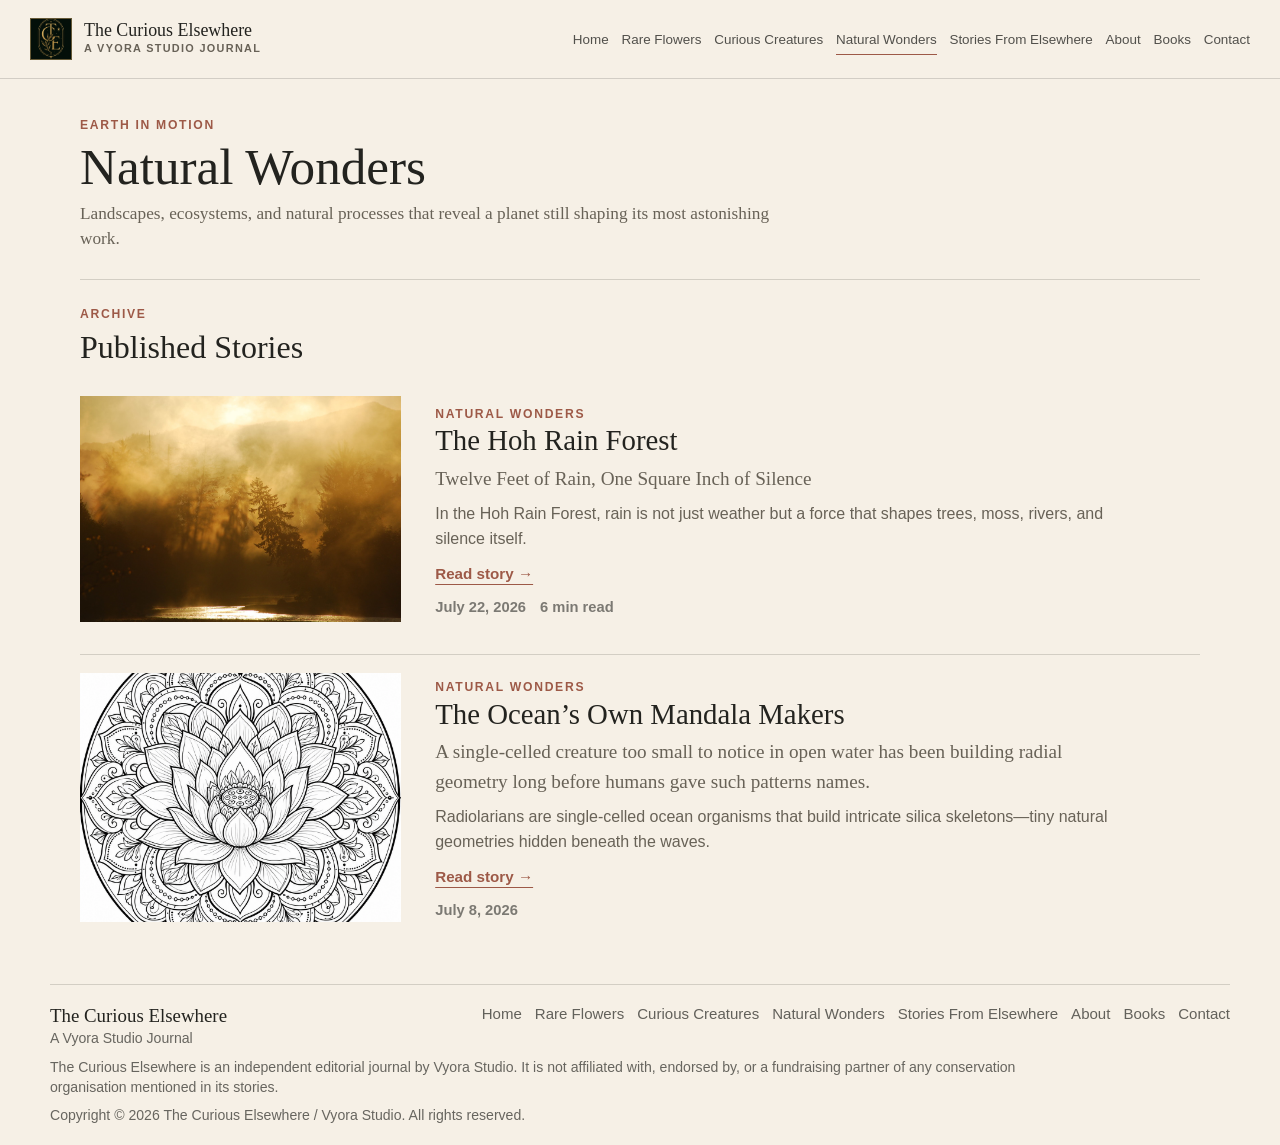
<file: categories/natural-wonders/index.html>
<!doctype html>
<html lang="en">
<head>
  <meta charset="utf-8">
  <meta name="viewport" content="width=device-width, initial-scale=1">
  <title>Natural Wonders | The Curious Elsewhere</title>
  <meta name="description" content="Landscapes, ecosystems, and natural processes shaped by time, water, weather and geological change.">
  <meta name="theme-color" content="#283a32">
  <meta property="og:title" content="Natural Wonders | The Curious Elsewhere">
  <meta property="og:description" content="Landscapes, ecosystems, and natural processes shaped by time, water, weather and geological change.">
  <meta property="og:type" content="website">
  <meta property="og:image" content="../../assets/tce-logo.png">
  <link rel="icon" href="data:,">
  <link rel="stylesheet" href="../../assets/styles.css">
  
</head>
<body class="category-page">
  <a class="skip-link" href="#main">Skip to main content</a>
  <header class="site-header">
    <div class="nav-shell">
      <a class="brand" href="../../index.html" aria-label="The Curious Elsewhere home">
        <span class="brand__seal" aria-hidden="true"><img src="../../assets/tce-logo.png" alt=""></span>
        <span class="brand__text">
          <strong>The Curious Elsewhere</strong>
          <span>A Vyora Studio Journal</span>
        </span>
      </a>
      <button class="nav-toggle" type="button" aria-expanded="false" aria-controls="site-nav">
        <span></span>
        <span></span>
        <span class="sr-only">Open menu</span>
      </button>
      <nav class="site-nav" id="site-nav" aria-label="Main navigation">
        <a href="../../index.html">Home</a><a href="../../categories/rare-flowers/index.html">Rare Flowers</a><a href="../../categories/curious-creatures/index.html">Curious Creatures</a><a href="../../categories/natural-wonders/index.html" aria-current="page">Natural Wonders</a><a href="../../categories/stories-from-elsewhere/index.html">Stories From Elsewhere</a><a href="../../about/index.html">About</a><a href="../../books/index.html">Books</a><a href="../../contact/index.html">Contact</a>
      </nav>
    </div>
  </header>
  <main id="main">

    <section class="page-hero category-hero" aria-labelledby="category-title">
      <p class="kicker">EARTH IN MOTION</p>
      <h1 id="category-title">Natural Wonders</h1>
      <p>Landscapes, ecosystems, and natural processes that reveal a planet still shaping its most astonishing work.</p>
    </section>

    <section class="section archive-section" aria-labelledby="archive-title">
      <div class="section-heading">
        <p class="kicker">Archive</p>
        <h2 id="archive-title">Published Stories</h2>
      </div>
      <div class="latest-list"><article class="story-card">
  <a class="story-card__link" href="../../articles/the-hoh-rain-forest/index.html">
    <figure class="story-card__figure">
      <img class="story-card__image" src="../../assets/images/hoh-rain-forest-sunrise.jpg" alt="Sunrise over the Hoh Rain Forest and Hoh River in Olympic National Park." loading="eager" decoding="async" fetchpriority="high">
    </figure>
    <div class="story-card__copy">
      <span class="kicker">Natural Wonders</span>
      <h3>The Hoh Rain Forest</h3>
      <p class="story-card__subtitle">Twelve Feet of Rain, One Square Inch of Silence</p>
      <p>In the Hoh Rain Forest, rain is not just weather but a force that shapes trees, moss, rivers, and silence itself.</p>
      <span class="story-card__read">Read story &rarr;</span>
      <p class="story-meta">
        <time datetime="2026-07-22">July 22, 2026</time>
        <span>6 min read</span>
      </p>
    </div>
  </a>
</article><article class="story-card">
  <a class="story-card__link" href="../../articles/the-oceans-own-mandala-makers/index.html">
    <figure class="story-card__figure">
      <img class="story-card__image" src="../../assets/images/articles/the-oceans-own-mandala-makers/mandala-makers-hero.png" alt="Mandala illustration inspired by microscopic ocean geometry, from Vyora Studio." loading="eager" decoding="async" fetchpriority="high">
    </figure>
    <div class="story-card__copy">
      <span class="kicker">Natural Wonders</span>
      <h3>The Ocean’s Own Mandala Makers</h3>
      <p class="story-card__subtitle">A single-celled creature too small to notice in open water has been building radial geometry long before humans gave such patterns names.</p>
      <p>Radiolarians are single-celled ocean organisms that build intricate silica skeletons—tiny natural geometries hidden beneath the waves.</p>
      <span class="story-card__read">Read story &rarr;</span>
      <p class="story-meta">
        <time datetime="2026-07-08">July 8, 2026</time>
        
      </p>
    </div>
  </a>
</article></div>
    </section>
  </main>
  <footer class="site-footer">
    <div class="footer-grid">
      <div>
        <p class="footer-brand">The Curious Elsewhere</p>
        <p class="footer-subtitle">A Vyora Studio Journal</p>
      </div>
      <nav aria-label="Footer navigation">
        <a href="../../index.html">Home</a><a href="../../categories/rare-flowers/index.html">Rare Flowers</a><a href="../../categories/curious-creatures/index.html">Curious Creatures</a><a href="../../categories/natural-wonders/index.html" aria-current="page">Natural Wonders</a><a href="../../categories/stories-from-elsewhere/index.html">Stories From Elsewhere</a><a href="../../about/index.html">About</a><a href="../../books/index.html">Books</a><a href="../../contact/index.html">Contact</a>
      </nav>
      <p class="footer-disclaimer">The Curious Elsewhere is an independent editorial journal by Vyora Studio. It is not affiliated with, endorsed by, or a fundraising partner of any conservation organisation mentioned in its stories.</p>
      <p class="footer-note">Copyright &copy; 2026 The Curious Elsewhere / Vyora Studio. All rights reserved.</p>
    </div>
  </footer>
  <script src="../../assets/main.js" defer></script>
</body>
</html>
</file>
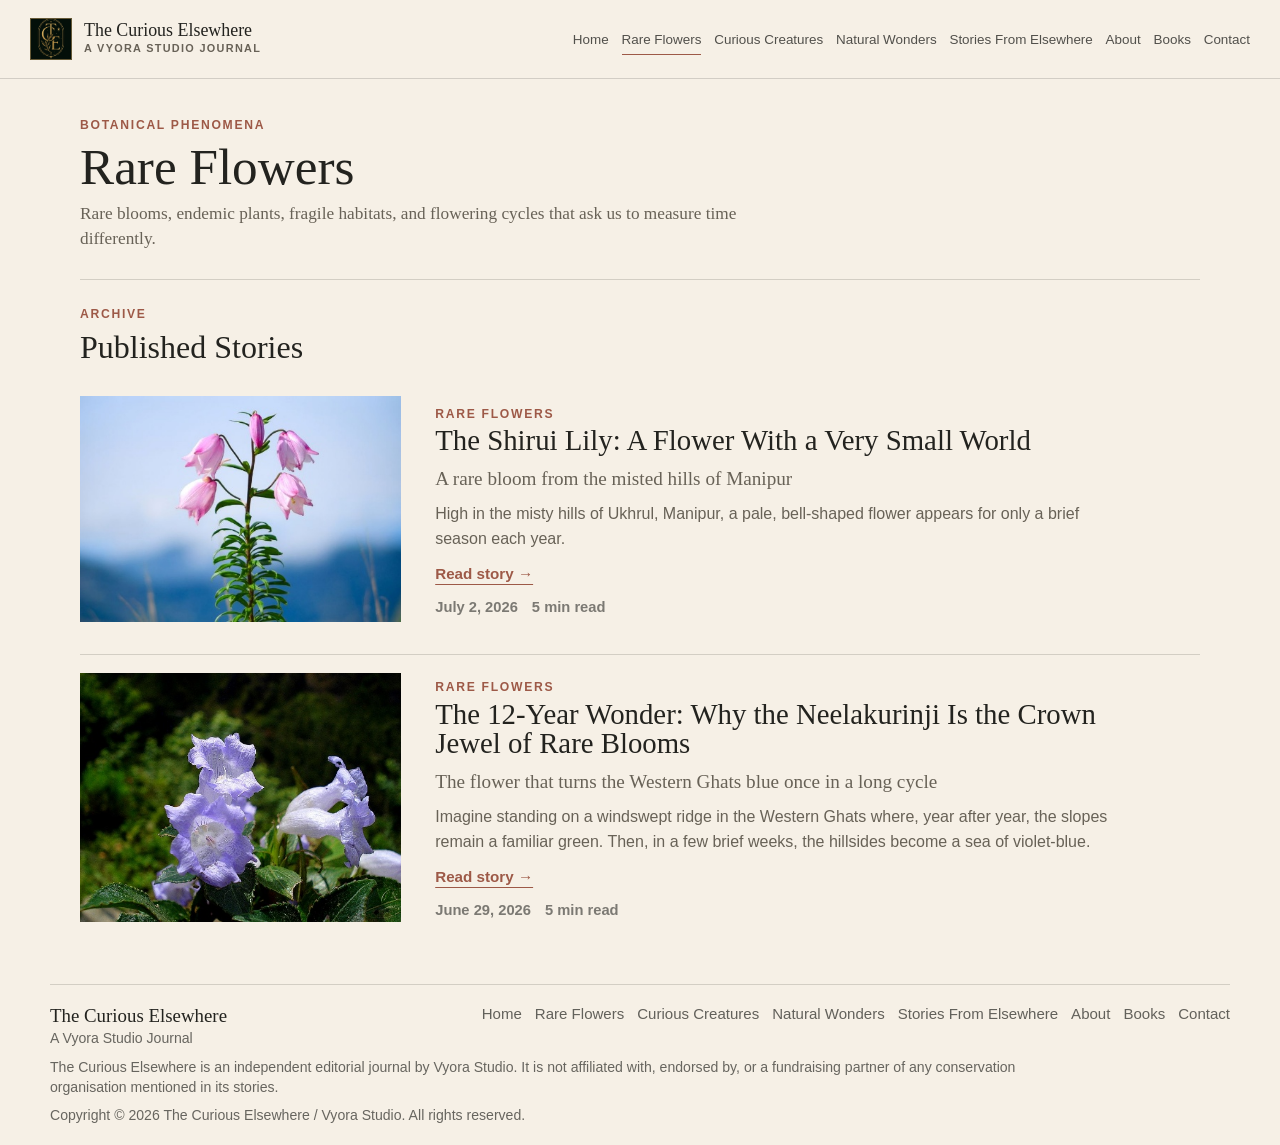
<file: categories/rare-flowers/index.html>
<!doctype html>
<html lang="en">
<head>
  <meta charset="utf-8">
  <meta name="viewport" content="width=device-width, initial-scale=1">
  <title>Rare Flowers | The Curious Elsewhere</title>
  <meta name="description" content="Endemic plants, fragile habitats, unusual flowering cycles, and blooms that ask us to slow down.">
  <meta name="theme-color" content="#283a32">
  <meta property="og:title" content="Rare Flowers | The Curious Elsewhere">
  <meta property="og:description" content="Endemic plants, fragile habitats, unusual flowering cycles, and blooms that ask us to slow down.">
  <meta property="og:type" content="website">
  <meta property="og:image" content="../../assets/tce-logo.png">
  <link rel="icon" href="data:,">
  <link rel="stylesheet" href="../../assets/styles.css">
  
</head>
<body class="category-page">
  <a class="skip-link" href="#main">Skip to main content</a>
  <header class="site-header">
    <div class="nav-shell">
      <a class="brand" href="../../index.html" aria-label="The Curious Elsewhere home">
        <span class="brand__seal" aria-hidden="true"><img src="../../assets/tce-logo.png" alt=""></span>
        <span class="brand__text">
          <strong>The Curious Elsewhere</strong>
          <span>A Vyora Studio Journal</span>
        </span>
      </a>
      <button class="nav-toggle" type="button" aria-expanded="false" aria-controls="site-nav">
        <span></span>
        <span></span>
        <span class="sr-only">Open menu</span>
      </button>
      <nav class="site-nav" id="site-nav" aria-label="Main navigation">
        <a href="../../index.html">Home</a><a href="../../categories/rare-flowers/index.html" aria-current="page">Rare Flowers</a><a href="../../categories/curious-creatures/index.html">Curious Creatures</a><a href="../../categories/natural-wonders/index.html">Natural Wonders</a><a href="../../categories/stories-from-elsewhere/index.html">Stories From Elsewhere</a><a href="../../about/index.html">About</a><a href="../../books/index.html">Books</a><a href="../../contact/index.html">Contact</a>
      </nav>
    </div>
  </header>
  <main id="main">

    <section class="page-hero category-hero" aria-labelledby="category-title">
      <p class="kicker">Botanical phenomena</p>
      <h1 id="category-title">Rare Flowers</h1>
      <p>Rare blooms, endemic plants, fragile habitats, and flowering cycles that ask us to measure time differently.</p>
    </section>

    <section class="section archive-section" aria-labelledby="archive-title">
      <div class="section-heading">
        <p class="kicker">Archive</p>
        <h2 id="archive-title">Published Stories</h2>
      </div>
      <div class="latest-list"><article class="story-card">
  <a class="story-card__link" href="../../articles/the-shirui-lily-a-flower-with-a-very-small-world/index.html">
    <figure class="story-card__figure">
      <img class="story-card__image" src="../../assets/images/articles/the-shirui-lily-a-flower-with-a-very-small-world/shirui-lily-hero.jpeg" alt="A pale Shirui Lily flower photographed against soft natural foliage." loading="eager" decoding="async" fetchpriority="high">
    </figure>
    <div class="story-card__copy">
      <span class="kicker">Rare Flowers</span>
      <h3>The Shirui Lily: A Flower With a Very Small World</h3>
      <p class="story-card__subtitle">A rare bloom from the misted hills of Manipur</p>
      <p>High in the misty hills of Ukhrul, Manipur, a pale, bell-shaped flower appears for only a brief season each year.</p>
      <span class="story-card__read">Read story &rarr;</span>
      <p class="story-meta">
        <time datetime="2026-07-02">July 2, 2026</time>
        <span>5 min read</span>
      </p>
    </div>
  </a>
</article><article class="story-card">
  <a class="story-card__link" href="../../articles/the-12-year-wonder-neelakurinji/index.html">
    <figure class="story-card__figure">
      <img class="story-card__image" src="../../assets/images/articles/the-12-year-wonder-neelakurinji/neelakurinji-hero.jpeg" alt="A hillside scene associated with the violet-blue Neelakurinji bloom." loading="eager" decoding="async" fetchpriority="high">
    </figure>
    <div class="story-card__copy">
      <span class="kicker">Rare Flowers</span>
      <h3>The 12-Year Wonder: Why the Neelakurinji Is the Crown Jewel of Rare Blooms</h3>
      <p class="story-card__subtitle">The flower that turns the Western Ghats blue once in a long cycle</p>
      <p>Imagine standing on a windswept ridge in the Western Ghats where, year after year, the slopes remain a familiar green. Then, in a few brief weeks, the hillsides become a sea of violet-blue.</p>
      <span class="story-card__read">Read story &rarr;</span>
      <p class="story-meta">
        <time datetime="2026-06-29">June 29, 2026</time>
        <span>5 min read</span>
      </p>
    </div>
  </a>
</article></div>
    </section>
  </main>
  <footer class="site-footer">
    <div class="footer-grid">
      <div>
        <p class="footer-brand">The Curious Elsewhere</p>
        <p class="footer-subtitle">A Vyora Studio Journal</p>
      </div>
      <nav aria-label="Footer navigation">
        <a href="../../index.html">Home</a><a href="../../categories/rare-flowers/index.html" aria-current="page">Rare Flowers</a><a href="../../categories/curious-creatures/index.html">Curious Creatures</a><a href="../../categories/natural-wonders/index.html">Natural Wonders</a><a href="../../categories/stories-from-elsewhere/index.html">Stories From Elsewhere</a><a href="../../about/index.html">About</a><a href="../../books/index.html">Books</a><a href="../../contact/index.html">Contact</a>
      </nav>
      <p class="footer-disclaimer">The Curious Elsewhere is an independent editorial journal by Vyora Studio. It is not affiliated with, endorsed by, or a fundraising partner of any conservation organisation mentioned in its stories.</p>
      <p class="footer-note">Copyright &copy; 2026 The Curious Elsewhere / Vyora Studio. All rights reserved.</p>
    </div>
  </footer>
  <script src="../../assets/main.js" defer></script>
</body>
</html>
</file>
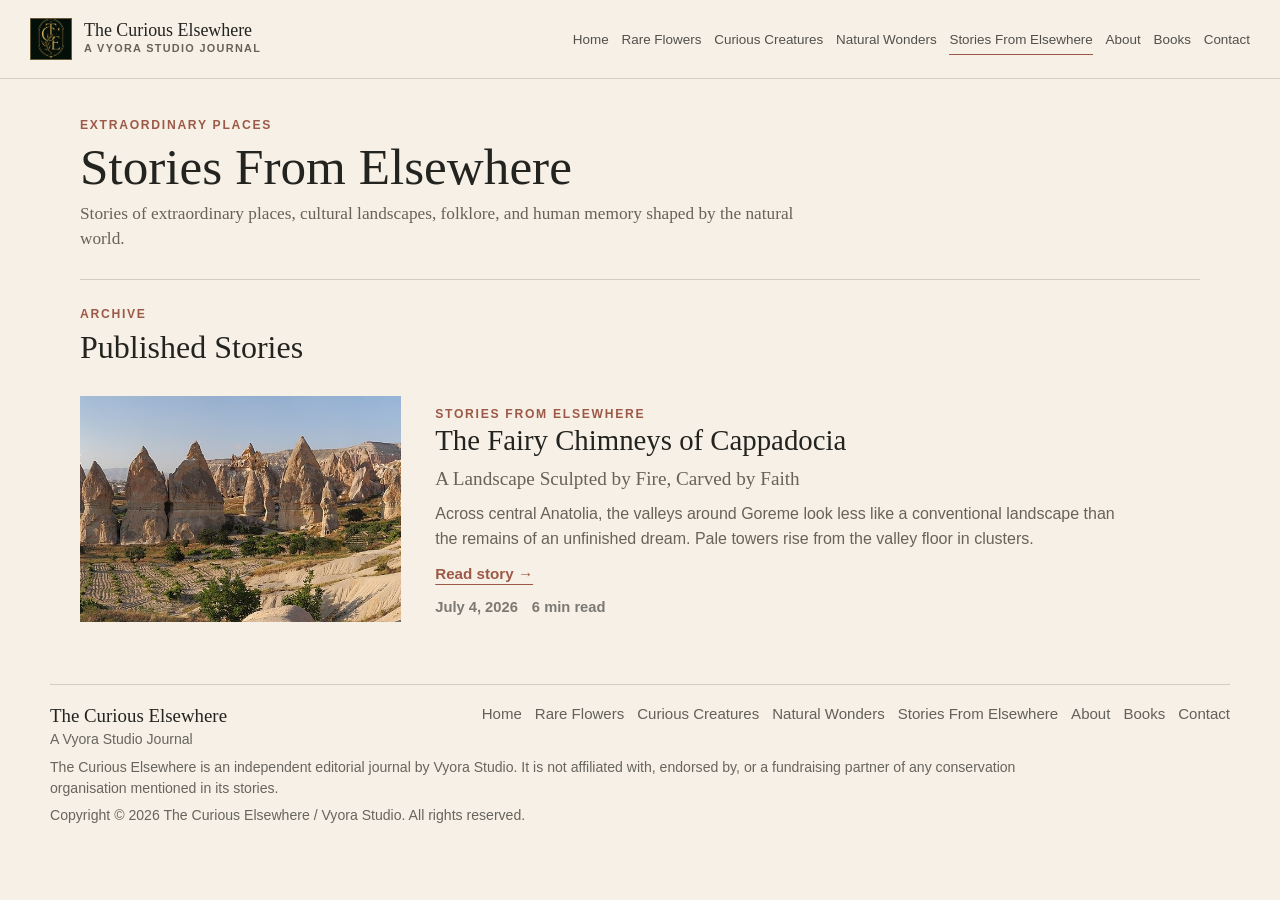
<file: categories/stories-from-elsewhere/index.html>
<!doctype html>
<html lang="en">
<head>
  <meta charset="utf-8">
  <meta name="viewport" content="width=device-width, initial-scale=1">
  <title>Stories From Elsewhere | The Curious Elsewhere</title>
  <meta name="description" content="Landscapes, folklore, cultural memory, and human imagination shaped by the natural world.">
  <meta name="theme-color" content="#283a32">
  <meta property="og:title" content="Stories From Elsewhere | The Curious Elsewhere">
  <meta property="og:description" content="Landscapes, folklore, cultural memory, and human imagination shaped by the natural world.">
  <meta property="og:type" content="website">
  <meta property="og:image" content="../../assets/tce-logo.png">
  <link rel="icon" href="data:,">
  <link rel="stylesheet" href="../../assets/styles.css">
  
</head>
<body class="category-page">
  <a class="skip-link" href="#main">Skip to main content</a>
  <header class="site-header">
    <div class="nav-shell">
      <a class="brand" href="../../index.html" aria-label="The Curious Elsewhere home">
        <span class="brand__seal" aria-hidden="true"><img src="../../assets/tce-logo.png" alt=""></span>
        <span class="brand__text">
          <strong>The Curious Elsewhere</strong>
          <span>A Vyora Studio Journal</span>
        </span>
      </a>
      <button class="nav-toggle" type="button" aria-expanded="false" aria-controls="site-nav">
        <span></span>
        <span></span>
        <span class="sr-only">Open menu</span>
      </button>
      <nav class="site-nav" id="site-nav" aria-label="Main navigation">
        <a href="../../index.html">Home</a><a href="../../categories/rare-flowers/index.html">Rare Flowers</a><a href="../../categories/curious-creatures/index.html">Curious Creatures</a><a href="../../categories/natural-wonders/index.html">Natural Wonders</a><a href="../../categories/stories-from-elsewhere/index.html" aria-current="page">Stories From Elsewhere</a><a href="../../about/index.html">About</a><a href="../../books/index.html">Books</a><a href="../../contact/index.html">Contact</a>
      </nav>
    </div>
  </header>
  <main id="main">

    <section class="page-hero category-hero" aria-labelledby="category-title">
      <p class="kicker">Extraordinary places</p>
      <h1 id="category-title">Stories From Elsewhere</h1>
      <p>Stories of extraordinary places, cultural landscapes, folklore, and human memory shaped by the natural world.</p>
    </section>

    <section class="section archive-section" aria-labelledby="archive-title">
      <div class="section-heading">
        <p class="kicker">Archive</p>
        <h2 id="archive-title">Published Stories</h2>
      </div>
      <div class="latest-list"><article class="story-card">
  <a class="story-card__link" href="../../articles/the-fairy-chimneys-of-cappadocia/index.html">
    <figure class="story-card__figure">
      <img class="story-card__image" src="../../assets/images/articles/the-fairy-chimneys-of-cappadocia/cappadocia-hero.jpg" alt="Fairy chimneys near Goreme, Cappadocia." loading="eager" decoding="async" fetchpriority="high">
    </figure>
    <div class="story-card__copy">
      <span class="kicker">Stories From Elsewhere</span>
      <h3>The Fairy Chimneys of Cappadocia</h3>
      <p class="story-card__subtitle">A Landscape Sculpted by Fire, Carved by Faith</p>
      <p>Across central Anatolia, the valleys around Goreme look less like a conventional landscape than the remains of an unfinished dream. Pale towers rise from the valley floor in clusters.</p>
      <span class="story-card__read">Read story &rarr;</span>
      <p class="story-meta">
        <time datetime="2026-07-04">July 4, 2026</time>
        <span>6 min read</span>
      </p>
    </div>
  </a>
</article></div>
    </section>
  </main>
  <footer class="site-footer">
    <div class="footer-grid">
      <div>
        <p class="footer-brand">The Curious Elsewhere</p>
        <p class="footer-subtitle">A Vyora Studio Journal</p>
      </div>
      <nav aria-label="Footer navigation">
        <a href="../../index.html">Home</a><a href="../../categories/rare-flowers/index.html">Rare Flowers</a><a href="../../categories/curious-creatures/index.html">Curious Creatures</a><a href="../../categories/natural-wonders/index.html">Natural Wonders</a><a href="../../categories/stories-from-elsewhere/index.html" aria-current="page">Stories From Elsewhere</a><a href="../../about/index.html">About</a><a href="../../books/index.html">Books</a><a href="../../contact/index.html">Contact</a>
      </nav>
      <p class="footer-disclaimer">The Curious Elsewhere is an independent editorial journal by Vyora Studio. It is not affiliated with, endorsed by, or a fundraising partner of any conservation organisation mentioned in its stories.</p>
      <p class="footer-note">Copyright &copy; 2026 The Curious Elsewhere / Vyora Studio. All rights reserved.</p>
    </div>
  </footer>
  <script src="../../assets/main.js" defer></script>
</body>
</html>
</file>
<file: assets/styles.css>
:root {
  --paper: #f6f0e6;
  --paper-soft: #fbf8f1;
  --paper-deep: #e8decf;
  --ink: #23231f;
  --muted: #686257;
  --moss: #2f4038;
  --moss-dark: #1d2b25;
  --clay: #9d5947;
  --ochre: #9a7a45;
  --blue: #43586a;
  --line: rgba(35, 35, 31, 0.17);
  --serif: Georgia, "Times New Roman", serif;
  --sans: "Segoe UI", Roboto, Arial, sans-serif;
}

* {
  box-sizing: border-box;
}

html {
  scroll-behavior: smooth;
}

body {
  margin: 0;
  color: var(--ink);
  background: var(--paper);
  font-family: var(--sans);
  font-size: 1rem;
  line-height: 1.65;
}

body.nav-open {
  overflow: hidden;
}

a {
  color: inherit;
}

img {
  display: block;
  max-width: 100%;
}

button {
  font: inherit;
}

::selection {
  color: var(--paper-soft);
  background: var(--moss);
}

.skip-link,
.sr-only {
  position: absolute;
  width: 1px;
  height: 1px;
  padding: 0;
  overflow: hidden;
  clip: rect(0, 0, 0, 0);
  white-space: nowrap;
  border: 0;
}

.skip-link:focus {
  top: 12px;
  left: 12px;
  z-index: 100;
  width: auto;
  height: auto;
  padding: 10px 14px;
  clip: auto;
  color: var(--paper-soft);
  background: var(--moss-dark);
}

.site-header {
  position: sticky;
  top: 0;
  z-index: 40;
  border-bottom: 1px solid var(--line);
  background: rgba(246, 240, 230, 0.96);
  backdrop-filter: blur(12px);
}

.nav-shell {
  width: min(1220px, calc(100% - 32px));
  min-height: 78px;
  margin: 0 auto;
  display: flex;
  align-items: center;
  justify-content: space-between;
  gap: 24px;
}

.brand {
  min-width: 0;
  display: inline-flex;
  align-items: center;
  gap: 12px;
  text-decoration: none;
}

.brand__seal {
  width: 42px;
  height: 42px;
  flex: 0 0 auto;
  overflow: hidden;
  border: 1px solid rgba(154, 122, 69, 0.58);
  background: var(--moss-dark);
}

.brand__seal img {
  width: 100%;
  height: 100%;
  object-fit: cover;
  transform: scale(1.42);
}

.brand__text strong,
.brand__text span {
  display: block;
}

.brand__text strong {
  font-family: var(--serif);
  font-size: clamp(1.05rem, 1.4vw, 1.28rem);
  font-weight: 400;
  line-height: 1.05;
}

.brand__text span {
  color: var(--muted);
  font-size: 0.68rem;
  font-weight: 700;
  letter-spacing: 0.12em;
  text-transform: uppercase;
}

.site-nav {
  display: flex;
  align-items: center;
  gap: clamp(8px, 1vw, 14px);
  color: rgba(35, 35, 31, 0.78);
  font-size: clamp(0.84rem, 0.9vw, 0.94rem);
}

.site-nav a,
.site-footer a {
  text-decoration: none;
}

.site-nav a {
  position: relative;
  padding: 29px 0 27px;
  white-space: nowrap;
}

.site-nav a::after {
  content: "";
  position: absolute;
  right: 0;
  bottom: 23px;
  left: 0;
  height: 1px;
  transform: scaleX(0);
  transform-origin: left;
  background: var(--clay);
  transition: transform 160ms ease;
}

.site-nav a:hover::after,
.site-nav a:focus-visible::after,
.site-nav a[aria-current="page"]::after {
  transform: scaleX(1);
}

.nav-toggle {
  display: none;
  width: 44px;
  height: 44px;
  border: 1px solid var(--line);
  border-radius: 4px;
  color: var(--ink);
  background: transparent;
}

.nav-toggle span:not(.sr-only) {
  display: block;
  width: 20px;
  height: 1px;
  margin: 6px auto;
  background: currentColor;
}

.kicker {
  margin: 0 0 11px;
  color: var(--clay);
  font-size: 0.76rem;
  font-weight: 800;
  letter-spacing: 0.14em;
  text-transform: uppercase;
}

.kicker-link {
  display: inline-block;
  text-decoration: none;
}

.button {
  min-height: 46px;
  width: fit-content;
  display: inline-flex;
  align-items: center;
  justify-content: center;
  padding: 12px 18px;
  border: 1px solid var(--moss);
  border-radius: 4px;
  color: var(--paper-soft);
  background: var(--moss);
  font-weight: 800;
  line-height: 1.1;
  text-decoration: none;
  transition: background 160ms ease, color 160ms ease, border-color 160ms ease;
}

.button:hover,
.button:focus-visible {
  color: var(--paper-soft);
  background: var(--moss-dark);
  border-color: var(--moss-dark);
}

.button--quiet {
  color: var(--moss-dark);
  background: transparent;
}

.button--quiet:hover,
.button--quiet:focus-visible {
  color: var(--paper-soft);
  background: var(--moss);
}

.home-hero {
  position: relative;
  min-height: clamp(350px, 46svh, 440px);
  display: grid;
  align-items: center;
  overflow: hidden;
  color: var(--paper-soft);
  background: var(--moss-dark);
}

.home-hero__image {
  position: absolute;
  inset: 0;
  width: 100%;
  height: 100%;
  object-fit: cover;
}

.home-hero__scrim {
  position: absolute;
  inset: 0;
  background: rgba(24, 29, 24, 0.48);
}

figcaption {
  margin-top: 9px;
  color: rgba(35, 35, 31, 0.58);
  font-size: 0.86rem;
  line-height: 1.45;
}

.home-hero__copy {
  position: relative;
  z-index: 1;
  width: min(1120px, calc(100% - 32px));
  margin: 0 auto;
  padding: clamp(34px, 5vw, 58px) 0 clamp(46px, 5vw, 64px);
}

.home-hero__credit {
  position: absolute;
  right: max(16px, calc((100vw - 1120px) / 2));
  bottom: 14px;
  z-index: 1;
  max-width: min(500px, calc(100% - 24px));
  margin: 0;
  padding: 5px 7px;
  color: rgba(35, 35, 31, 0.78);
  background: rgba(246, 240, 230, 0.78);
  font-size: 0.74rem;
  line-height: 1.35;
  text-align: right;
}

.home-hero h1,
.page-hero h1,
.article-hero h1,
.section h2,
.article-body h2,
.article-panel h2,
.story-card h3,
.category-card strong,
.notebook-card h3,
.footer-brand {
  margin: 0;
  font-family: var(--serif);
  font-weight: 400;
  letter-spacing: 0;
}

.home-hero h1 {
  max-width: 680px;
  font-size: clamp(2.3rem, 4.2vw, 4.48rem);
  line-height: 0.96;
}

.hero-subtitle {
  max-width: 560px;
  margin: 10px 0 0;
  color: var(--paper-soft);
  font-family: var(--serif);
  font-size: clamp(1.02rem, 1.55vw, 1.3rem);
  line-height: 1.24;
}

.home-hero__date {
  margin: 10px 0 0;
  color: rgba(251, 248, 241, 0.78);
  font-size: 0.94rem;
  font-weight: 800;
}

.hero-intro {
  max-width: 560px;
  margin: 14px 0 18px;
  color: rgba(251, 248, 241, 0.84);
  font-size: clamp(0.96rem, 1.05vw, 1.05rem);
  line-height: 1.52;
}

.home-hero .kicker {
  color: #e3ad77;
}

.home-hero .button {
  min-height: 42px;
  padding: 10px 15px;
  color: var(--moss-dark);
  border-color: var(--paper-soft);
  background: var(--paper-soft);
  font-size: 0.95rem;
}

.home-hero .button:hover,
.home-hero .button:focus-visible {
  color: var(--paper-soft);
  border-color: var(--moss-dark);
  background: var(--moss-dark);
}

.section {
  width: min(1120px, calc(100% - 32px));
  margin: 0 auto;
  padding: clamp(38px, 5vw, 64px) 0;
  border-top: 1px solid var(--line);
}

.section-heading {
  max-width: 720px;
  margin-bottom: 22px;
}

.section h2 {
  font-size: clamp(1.8rem, 3.3vw, 3.15rem);
  line-height: 1.02;
}

.latest-list {
  display: grid;
  gap: 14px;
}

.story-card {
  border-top: 1px solid var(--line);
}

.story-card:first-child {
  border-top: 0;
}

.story-card__link {
  display: grid;
  grid-template-columns: minmax(240px, 0.42fr) minmax(0, 1fr);
  gap: clamp(18px, 3vw, 34px);
  padding: 18px 0;
  color: inherit;
  text-decoration: none;
}

.story-card--large .story-card__link {
  grid-template-columns: minmax(230px, 0.4fr) minmax(0, 1fr);
  padding-top: 0;
}

.story-card__figure {
  margin: 0;
  overflow: hidden;
  background: var(--paper-deep);
}

.story-card__image,
.image-placeholder {
  width: 100%;
  height: 100%;
  min-height: 190px;
  aspect-ratio: 1.42 / 1;
  object-fit: cover;
}

.story-card--large .story-card__image {
  min-height: 190px;
}

.image-placeholder {
  display: grid;
  place-items: center;
  padding: 24px;
  border: 1px solid var(--line);
  color: rgba(35, 35, 31, 0.56);
  background: var(--paper-deep);
  font-size: 0.78rem;
  font-weight: 800;
  letter-spacing: 0.12em;
  text-transform: uppercase;
}

.story-card__copy {
  align-self: center;
}

.story-card h3 {
  max-width: 720px;
  font-size: clamp(1.42rem, 2.25vw, 2.25rem);
  line-height: 1.03;
}

.story-card__subtitle {
  margin: 6px 0 0;
  color: var(--moss-dark);
  font-family: var(--serif);
  font-size: clamp(1rem, 1.5vw, 1.22rem);
  line-height: 1.28;
}

.story-card p:not(.kicker) {
  max-width: 680px;
  margin: 8px 0 0;
  color: var(--muted);
  line-height: 1.55;
}

.story-meta {
  display: flex;
  flex-wrap: wrap;
  gap: 8px 14px;
  color: rgba(35, 35, 31, 0.58) !important;
  font-size: 0.92rem;
  font-weight: 700;
}

.story-card__read {
  display: inline-block;
  margin-top: 10px;
  color: var(--clay);
  font-family: var(--sans);
  font-size: 0.95rem;
  font-weight: 800;
  text-decoration: underline;
  text-decoration-thickness: 1px;
  text-underline-offset: 5px;
}

.category-grid {
  display: grid;
  grid-template-columns: repeat(4, minmax(0, 1fr));
  gap: 18px;
}

.category-card {
  min-height: 220px;
  display: flex;
  flex-direction: column;
  gap: 10px;
  padding: clamp(22px, 3vw, 30px);
  border: 1px solid var(--line);
  color: inherit;
  background: var(--paper-soft);
  text-decoration: none;
  transition: border-color 160ms ease, background-color 160ms ease;
}

.category-card:hover,
.category-card:focus-visible {
  border-color: rgba(157, 89, 71, 0.46);
  background: #fffaf2;
}

.category-card strong {
  font-size: clamp(1.55rem, 2.3vw, 2.2rem);
  line-height: 1.02;
}

.category-card span:not(.kicker) {
  color: var(--muted);
}

.category-card__count {
  margin-top: auto;
  padding-top: 16px;
  border-top: 1px solid rgba(157, 89, 71, 0.25);
  color: var(--clay) !important;
  font-size: 0.74rem;
  font-weight: 800;
  letter-spacing: 0.12em;
  text-transform: uppercase;
}

.newsletter-note,
.books-band {
  display: grid;
  grid-template-columns: minmax(0, 0.75fr) minmax(260px, 0.85fr);
  gap: clamp(20px, 5vw, 70px);
  align-items: center;
}

.newsletter-note p:not(.kicker),
.books-band p:not(.kicker) {
  margin: 0;
  color: var(--muted);
  font-size: clamp(1.02rem, 1.4vw, 1.16rem);
}

.books-band {
  grid-template-columns: minmax(0, 1fr) auto;
  gap: clamp(16px, 3vw, 32px);
  align-items: center;
  padding-top: clamp(28px, 3.6vw, 48px);
  padding-bottom: clamp(28px, 3.6vw, 48px);
}

.books-band .button {
  justify-self: start;
  min-height: 42px;
  padding: 10px 15px;
  font-size: 0.95rem;
}

.books-band .kicker {
  margin-bottom: 6px;
}

.books-band h2 {
  font-size: clamp(1.45rem, 2.3vw, 2.25rem);
  line-height: 1.05;
}

.books-band p:not(.kicker) {
  margin-top: 8px;
}

.page-hero {
  width: min(1120px, calc(100% - 32px));
  margin: 0 auto;
  padding: clamp(22px, 3.2vw, 36px) 0 clamp(18px, 2.6vw, 28px);
}

.narrow-hero {
  width: min(820px, calc(100% - 32px));
}

.page-hero h1 {
  max-width: 900px;
  font-size: clamp(2rem, 4vw, 3.55rem);
  line-height: 1;
}

.page-hero p:not(.kicker) {
  max-width: 720px;
  margin: 10px 0 0;
  color: var(--muted);
  font-family: var(--serif);
  font-size: clamp(1rem, 1.35vw, 1.2rem);
  line-height: 1.42;
}

.archive-section {
  padding-top: 24px;
}

.category-page .archive-section {
  padding-bottom: clamp(28px, 3.5vw, 44px);
}

.category-page .archive-section .section-heading {
  margin-bottom: 14px;
}

.category-page .archive-section .kicker,
.category-page .category-hero .kicker {
  margin-bottom: 6px;
}

.category-page .archive-section h2 {
  font-size: clamp(1.45rem, 2.5vw, 2.35rem);
  line-height: 1.05;
}

.empty-note {
  max-width: 680px;
  margin: 0;
  color: var(--muted);
  font-family: var(--serif);
  font-size: clamp(1.12rem, 1.7vw, 1.35rem);
}

.prose-page {
  width: min(820px, calc(100% - 32px));
  color: rgba(35, 35, 31, 0.82);
  font-size: clamp(1.04rem, 1.25vw, 1.12rem);
}

.prose-page p {
  margin: 0;
}

.prose-page p + h2,
.prose-page h2 + p {
  margin-top: 26px;
}

.prose-page h2 {
  margin-bottom: 0;
  color: var(--moss-dark);
  font-family: var(--serif);
  font-size: clamp(1.55rem, 2.5vw, 2.15rem);
  font-weight: 400;
  line-height: 1.1;
}

.article-hero {
  width: min(1180px, calc(100% - 32px));
  margin: 0 auto;
  padding: clamp(42px, 6vw, 80px) 0 clamp(30px, 4vw, 54px);
  display: grid;
  grid-template-columns: minmax(0, 0.8fr) minmax(320px, 0.72fr);
  gap: clamp(28px, 5vw, 70px);
  align-items: end;
}

.article-hero h1 {
  max-width: 780px;
  font-size: clamp(2.6rem, 5.2vw, 5.2rem);
  line-height: 0.96;
}

.article-deck {
  max-width: 620px;
  margin: 18px 0 0;
  color: var(--moss-dark);
  font-family: var(--serif);
  font-size: clamp(1.15rem, 2vw, 1.5rem);
  line-height: 1.36;
}

.article-meta {
  margin-top: 18px;
  display: flex;
  flex-wrap: wrap;
  gap: 8px 16px;
  color: rgba(35, 35, 31, 0.62);
  font-size: 0.96rem;
  font-weight: 700;
}

.article-hero__media {
  margin: 0;
}

.article-hero__image {
  width: 100%;
  min-height: 330px;
  aspect-ratio: 1.2 / 1;
  object-fit: cover;
  border: 1px solid rgba(35, 35, 31, 0.12);
}

.article-layout {
  width: min(1020px, calc(100% - 32px));
  margin: 0 auto;
  padding: 16px 0 clamp(64px, 8vw, 110px);
  display: grid;
  grid-template-columns: 220px minmax(0, 1fr);
  gap: clamp(32px, 6vw, 80px);
  align-items: start;
}

.article-aside {
  position: sticky;
  top: 110px;
  padding-top: 8px;
  color: var(--muted);
  font-size: 0.96rem;
}

.article-aside a {
  display: inline-block;
  margin: 0 0 12px;
  color: var(--clay);
  font-weight: 800;
}

.source-link {
  margin-top: 20px !important;
}

.article-body {
  max-width: 700px;
  color: rgba(35, 35, 31, 0.86);
  font-family: var(--serif);
  font-size: clamp(1.08rem, 1.45vw, 1.2rem);
  line-height: 1.82;
}

.article-body p {
  margin: 0;
}

.article-body p + p,
.article-body p + h2,
.article-body ul + h2,
.article-body blockquote + h2,
.article-body h2 + p,
.article-body h2 + ul,
.article-body p + blockquote {
  margin-top: 28px;
}

.article-body h2,
.article-panel h2 {
  color: var(--moss-dark);
  font-size: clamp(1.75rem, 3vw, 2.65rem);
  line-height: 1.05;
}

.article-body ul {
  margin: 18px 0 0;
  padding-left: 1.1em;
}

.article-body li + li {
  margin-top: 10px;
}

.article-body a {
  color: var(--clay);
  text-decoration-thickness: 1px;
  text-underline-offset: 4px;
}

.ref-marker {
  white-space: nowrap;
  font-size: 0.82em;
}

.article-product-callout,
.article-editorial-note {
  margin: 32px 0;
  padding: 18px 20px;
  border-top: 1px solid var(--line);
  border-bottom: 1px solid var(--line);
  font-family: var(--sans);
  font-size: 0.98rem;
  line-height: 1.58;
}

.article-product-callout__title {
  color: var(--moss-dark);
  font-weight: 800;
}

.article-product-callout ul {
  margin-top: 12px;
  padding-left: 1em;
}

.article-product-callout__note {
  margin-top: 12px !important;
  color: var(--muted);
}

.article-editorial-note {
  color: var(--muted);
}

.article-body blockquote {
  margin: 34px 0;
  padding: 10px 0 10px 24px;
  border-left: 3px solid var(--clay);
  color: var(--moss-dark);
  font-size: clamp(1.4rem, 2.4vw, 2rem);
  line-height: 1.22;
}

.article-figure {
  margin: 34px 0;
}

.article-figure img {
  width: 100%;
  height: auto;
  border: 1px solid rgba(35, 35, 31, 0.12);
  background: var(--paper-deep);
}

.article-figure figcaption {
  max-width: 640px;
  font-family: var(--sans);
  font-size: clamp(0.9rem, 1.1vw, 0.98rem);
  line-height: 1.5;
}

.article-table {
  width: 100%;
  margin: 30px 0;
  border-collapse: collapse;
  font-family: var(--sans);
  font-size: clamp(0.92rem, 1vw, 1rem);
  line-height: 1.45;
}

.article-table th,
.article-table td {
  padding: 12px 10px;
  border-top: 1px solid var(--line);
  text-align: left;
  vertical-align: top;
}

.article-table th {
  color: var(--moss-dark);
  font-weight: 800;
}

.article-table tr:last-child td {
  border-bottom: 1px solid var(--line);
}

.article-sources {
  margin-top: clamp(42px, 6vw, 66px);
  padding-top: 26px;
  border-top: 1px solid var(--line);
  font-size: 0.92em;
  line-height: 1.65;
}

.article-sources h2 {
  font-family: var(--sans);
  font-size: 0.88rem;
  font-weight: 800;
}

.article-sources h2 + ul,
.article-sources h2 + p {
  margin-top: 18px;
}

.article-sources ul {
  font-family: var(--sans);
}

.article-panel {
  margin-top: clamp(46px, 7vw, 72px);
  padding-top: 28px;
  border-top: 1px solid var(--line);
}

.article-panel p {
  font-family: var(--sans);
  font-size: 1rem;
  line-height: 1.7;
}

.article-panel .button {
  margin-top: 20px;
  font-family: var(--sans);
}

.panel-note {
  max-width: 620px;
  margin-top: 18px !important;
  color: var(--muted);
  font-size: 0.94rem !important;
}

.notebook-panel__inner {
  display: grid;
  grid-template-columns: minmax(130px, 0.34fr) minmax(0, 1fr);
  gap: clamp(18px, 4vw, 34px);
  align-items: start;
}

.notebook-panel__figure {
  margin: 0;
  background: var(--paper-deep);
}

.notebook-panel__image {
  width: 100%;
  aspect-ratio: 2 / 3;
  object-fit: cover;
  border: 1px solid rgba(35, 35, 31, 0.12);
}

.notebook-panel__title {
  margin-top: 8px !important;
  color: var(--moss-dark);
  font-weight: 800;
}

.read-next-grid {
  display: grid;
  gap: 18px;
}

.read-next .story-card__link {
  grid-template-columns: minmax(160px, 0.36fr) minmax(0, 1fr);
  gap: 20px;
  padding: 18px 0;
}

.read-next .story-card__image {
  min-height: 150px;
}

.read-next .story-card h3 {
  font-size: clamp(1.35rem, 2.2vw, 1.8rem);
}

.notebook-grid {
  display: grid;
  grid-template-columns: repeat(3, minmax(0, 1fr));
  gap: 18px;
}

.notebook-card {
  display: flex;
  flex-direction: column;
  min-height: 300px;
  padding: clamp(22px, 3vw, 30px);
  border: 1px solid var(--line);
  background: var(--paper-soft);
}

.notebook-card__figure {
  margin: 0 0 18px;
  display: grid;
  place-items: center;
  background: var(--paper-deep);
}

.notebook-card__image {
  width: 100%;
  aspect-ratio: 2 / 3;
  object-fit: cover;
  border: 1px solid rgba(35, 35, 31, 0.12);
}

.notebook-card h3 {
  font-size: clamp(1.45rem, 2.3vw, 2rem);
  line-height: 1.06;
}

.notebook-card p:not(.kicker) {
  color: var(--muted);
}

.notebook-card .button {
  margin-top: auto;
}

.contact-note {
  width: min(820px, calc(100% - 32px));
  padding-top: 18px;
}

.contact-email {
  color: var(--clay);
  font-family: var(--serif);
  font-size: clamp(1.45rem, 5vw, 3rem);
  line-height: 1.1;
  overflow-wrap: anywhere;
  text-decoration-thickness: 1px;
  text-underline-offset: 7px;
}

.site-footer {
  width: min(1180px, calc(100% - 32px));
  margin: 0 auto;
  padding: 18px 0 20px;
  border-top: 1px solid var(--line);
  color: rgba(35, 35, 31, 0.7);
  font-size: 0.94rem;
  line-height: 1.4;
}

.footer-grid {
  display: grid;
  grid-template-columns: minmax(250px, 0.75fr) minmax(0, 1.55fr);
  gap: 8px 28px;
  align-items: start;
}

.footer-brand {
  margin: 0;
  color: var(--ink);
  font-size: 1.18rem;
}

.site-footer p {
  margin: 0;
}

.site-footer nav {
  display: flex;
  flex-wrap: wrap;
  justify-content: flex-end;
  gap: 7px 13px;
}

.footer-disclaimer,
.footer-note {
  grid-column: 1 / -1;
}

.footer-subtitle,
.footer-note {
  color: rgba(35, 35, 31, 0.68);
  font-size: 0.88rem;
}

.footer-disclaimer {
  max-width: 980px;
  color: rgba(35, 35, 31, 0.68);
  font-size: 0.88rem;
  line-height: 1.45;
}

@media (max-width: 1080px) {
  .nav-toggle {
    display: block;
  }

  .site-nav {
    position: fixed;
    inset: 78px 0 auto 0;
    display: grid;
    gap: 0;
    padding: 8px 24px 24px;
    max-height: calc(100svh - 78px);
    overflow-y: auto;
    border-bottom: 1px solid var(--line);
    background: var(--paper);
    transform: translateY(-115%);
    visibility: hidden;
    transition: transform 180ms ease, visibility 180ms ease;
  }

  body.nav-open .site-nav {
    transform: translateY(0);
    visibility: visible;
  }

  .site-nav a {
    padding: 16px 0;
    border-bottom: 1px solid rgba(35, 35, 31, 0.1);
    font-size: 1rem;
  }

  .site-nav a::after {
    display: none;
  }

  .category-grid {
    grid-template-columns: repeat(2, minmax(0, 1fr));
  }

  .article-hero,
  .article-layout,
  .newsletter-note,
  .books-band,
  .footer-grid {
    grid-template-columns: 1fr;
  }

  .article-aside {
    position: static;
    padding: 18px 0;
    border-top: 1px solid var(--line);
    border-bottom: 1px solid var(--line);
  }

  .article-body {
    max-width: none;
  }

  .books-band .button {
    justify-self: start;
  }

  .site-footer nav {
    justify-content: flex-start;
  }
}

@media (max-width: 760px) {
  .nav-shell,
  .section,
  .page-hero,
  .article-hero,
  .article-layout,
  .site-footer,
  .prose-page,
  .contact-note {
    width: min(100% - 24px, 1120px);
  }

  .brand__seal {
    width: 38px;
    height: 38px;
  }

  .brand__text strong {
    font-size: 1rem;
  }

  .brand__text span {
    font-size: 0.62rem;
  }

  .home-hero h1 {
    font-size: clamp(2.05rem, 10.5vw, 3.2rem);
  }

  .article-hero__image {
    min-height: 240px;
    aspect-ratio: 1.25 / 1;
  }

  .home-hero {
    min-height: clamp(440px, 68svh, 540px);
  }

  .home-hero__copy {
    width: min(100% - 24px, 1120px);
    padding-top: 44px;
    padding-bottom: 78px;
  }

  .home-hero__credit {
    right: 12px;
    left: 12px;
    max-width: none;
    text-align: left;
  }

  .story-card__link,
  .story-card--large .story-card__link,
  .read-next .story-card__link {
    grid-template-columns: 1fr;
  }

  .story-card__image,
  .story-card--large .story-card__image,
  .read-next .story-card__image {
    min-height: 205px;
  }

  .category-grid,
  .notebook-grid {
    grid-template-columns: 1fr;
  }

  .category-card,
  .notebook-card {
    min-height: 0;
  }

  .page-hero h1,
  .article-hero h1 {
    font-size: clamp(2.15rem, 11vw, 3.25rem);
  }

  .article-body {
    font-size: 1.08rem;
    line-height: 1.78;
  }

  .notebook-panel__inner {
    grid-template-columns: 1fr;
  }

  .notebook-panel__figure {
    max-width: 190px;
  }
}
</file>
